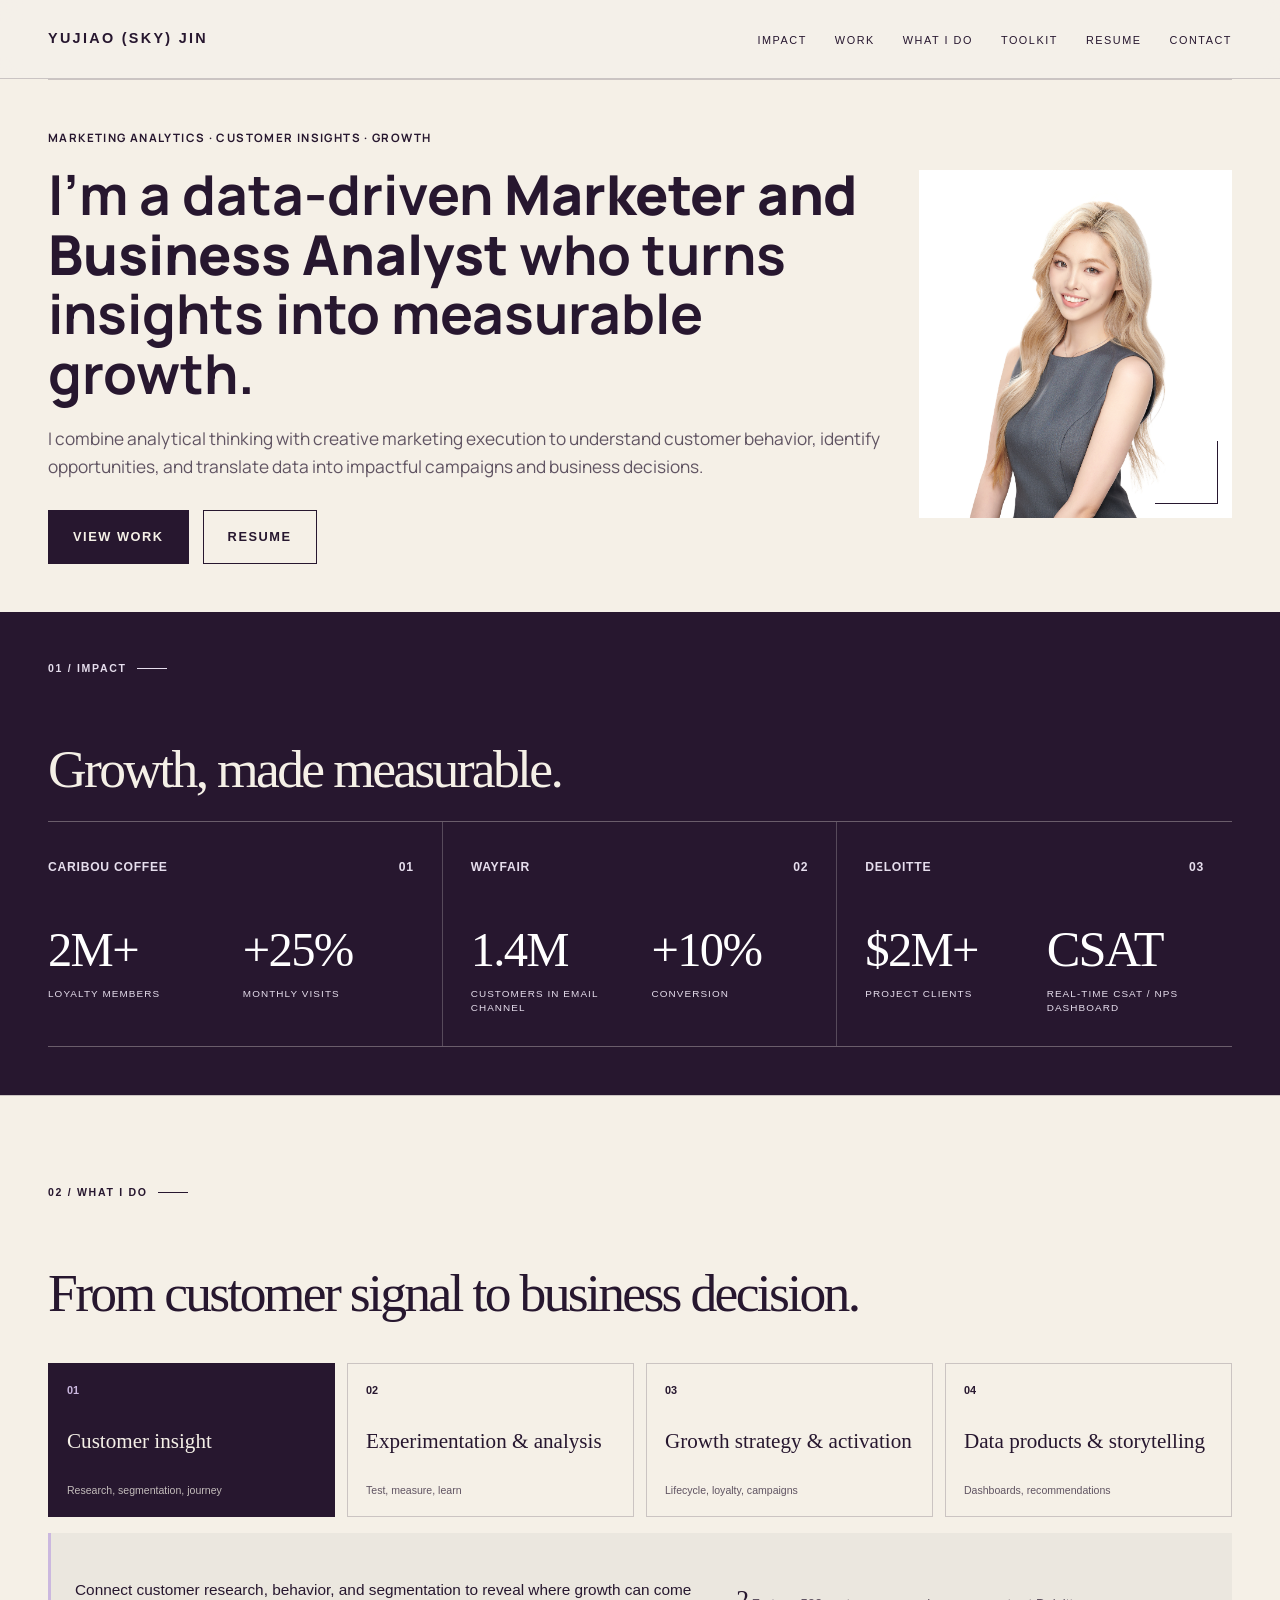
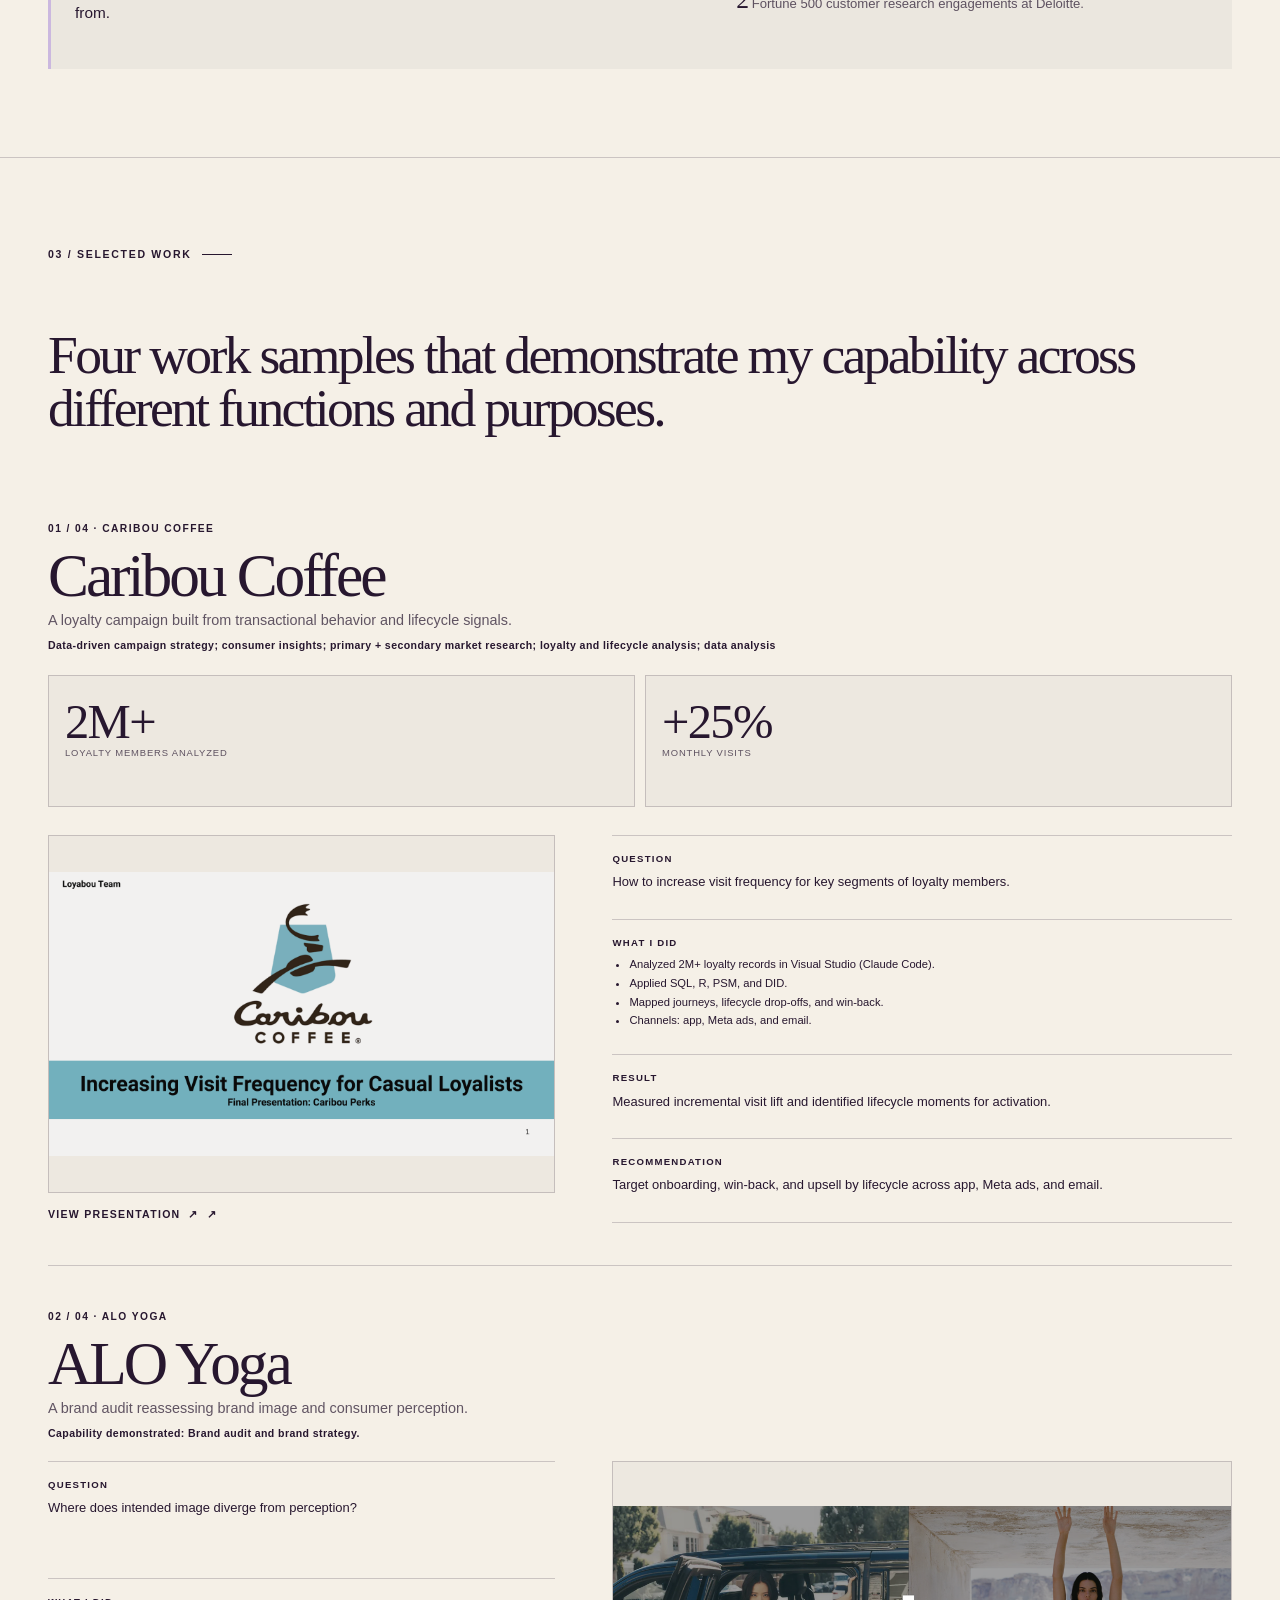
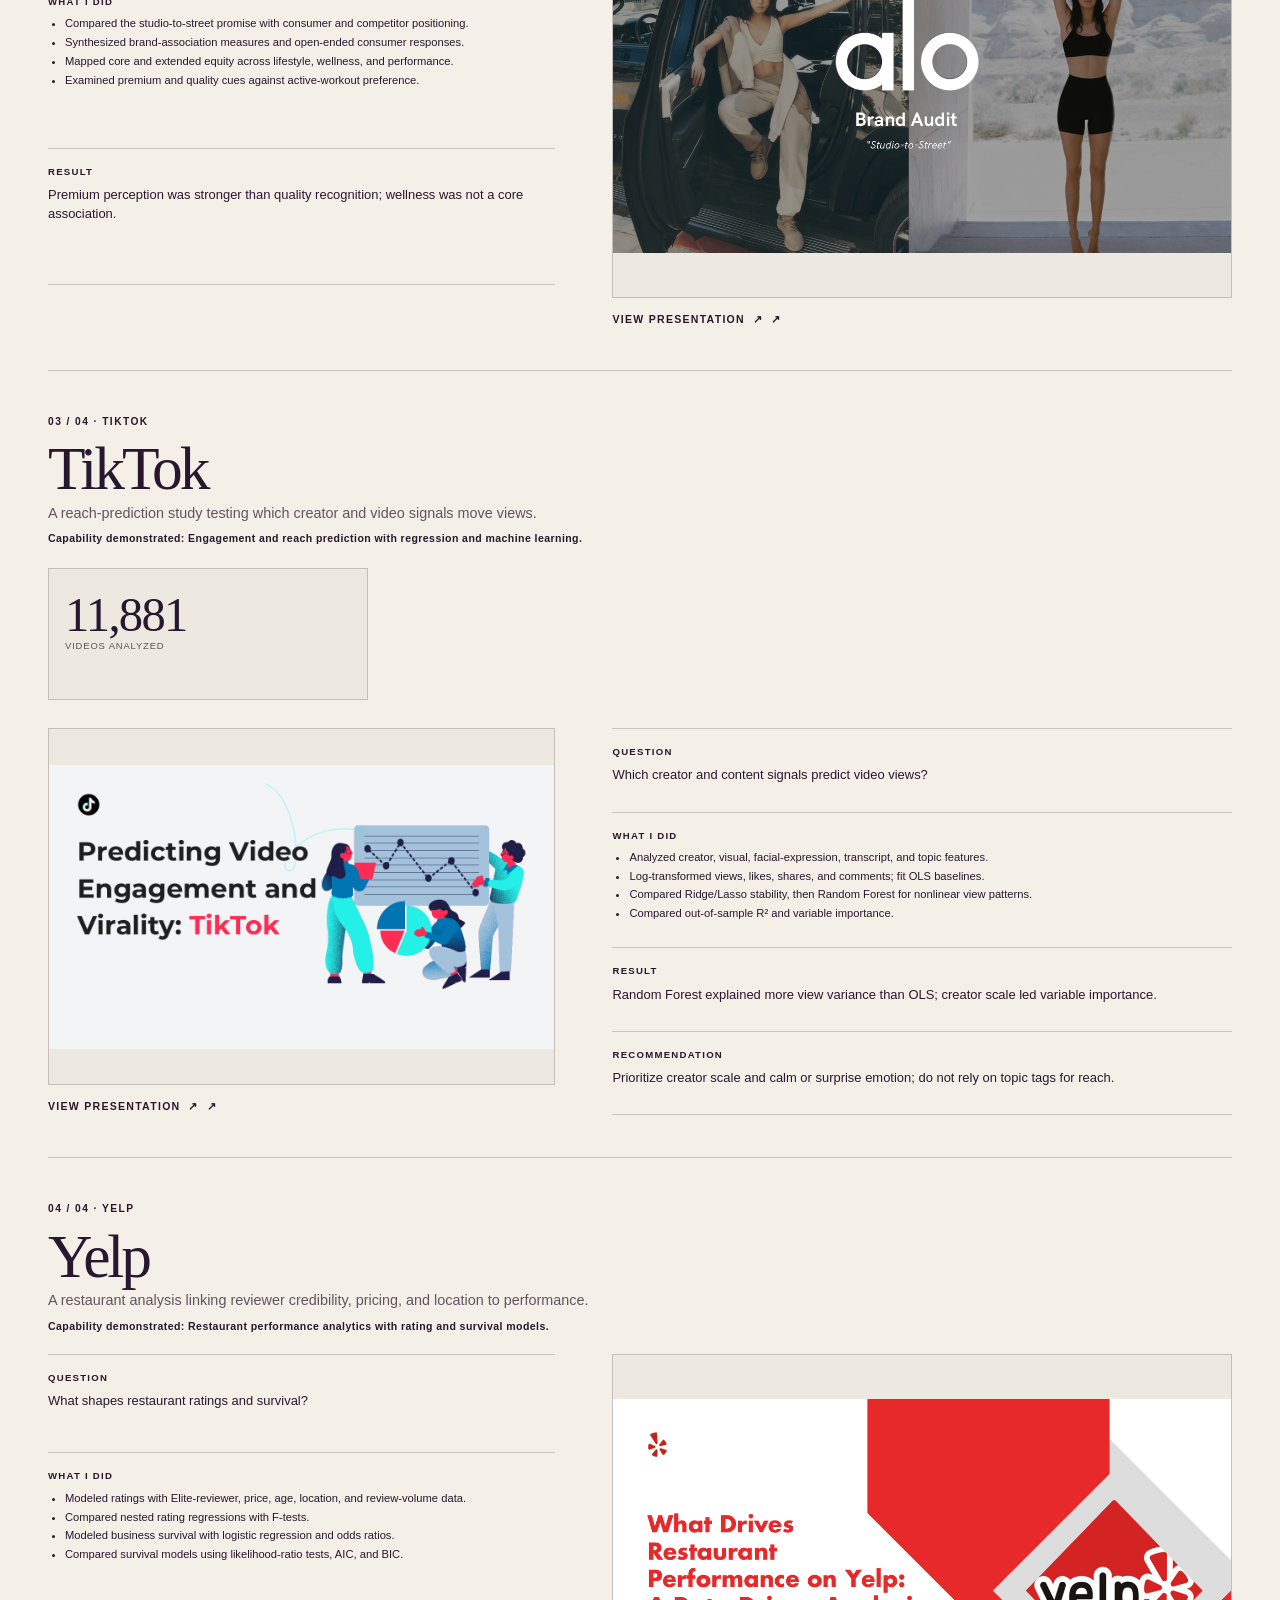
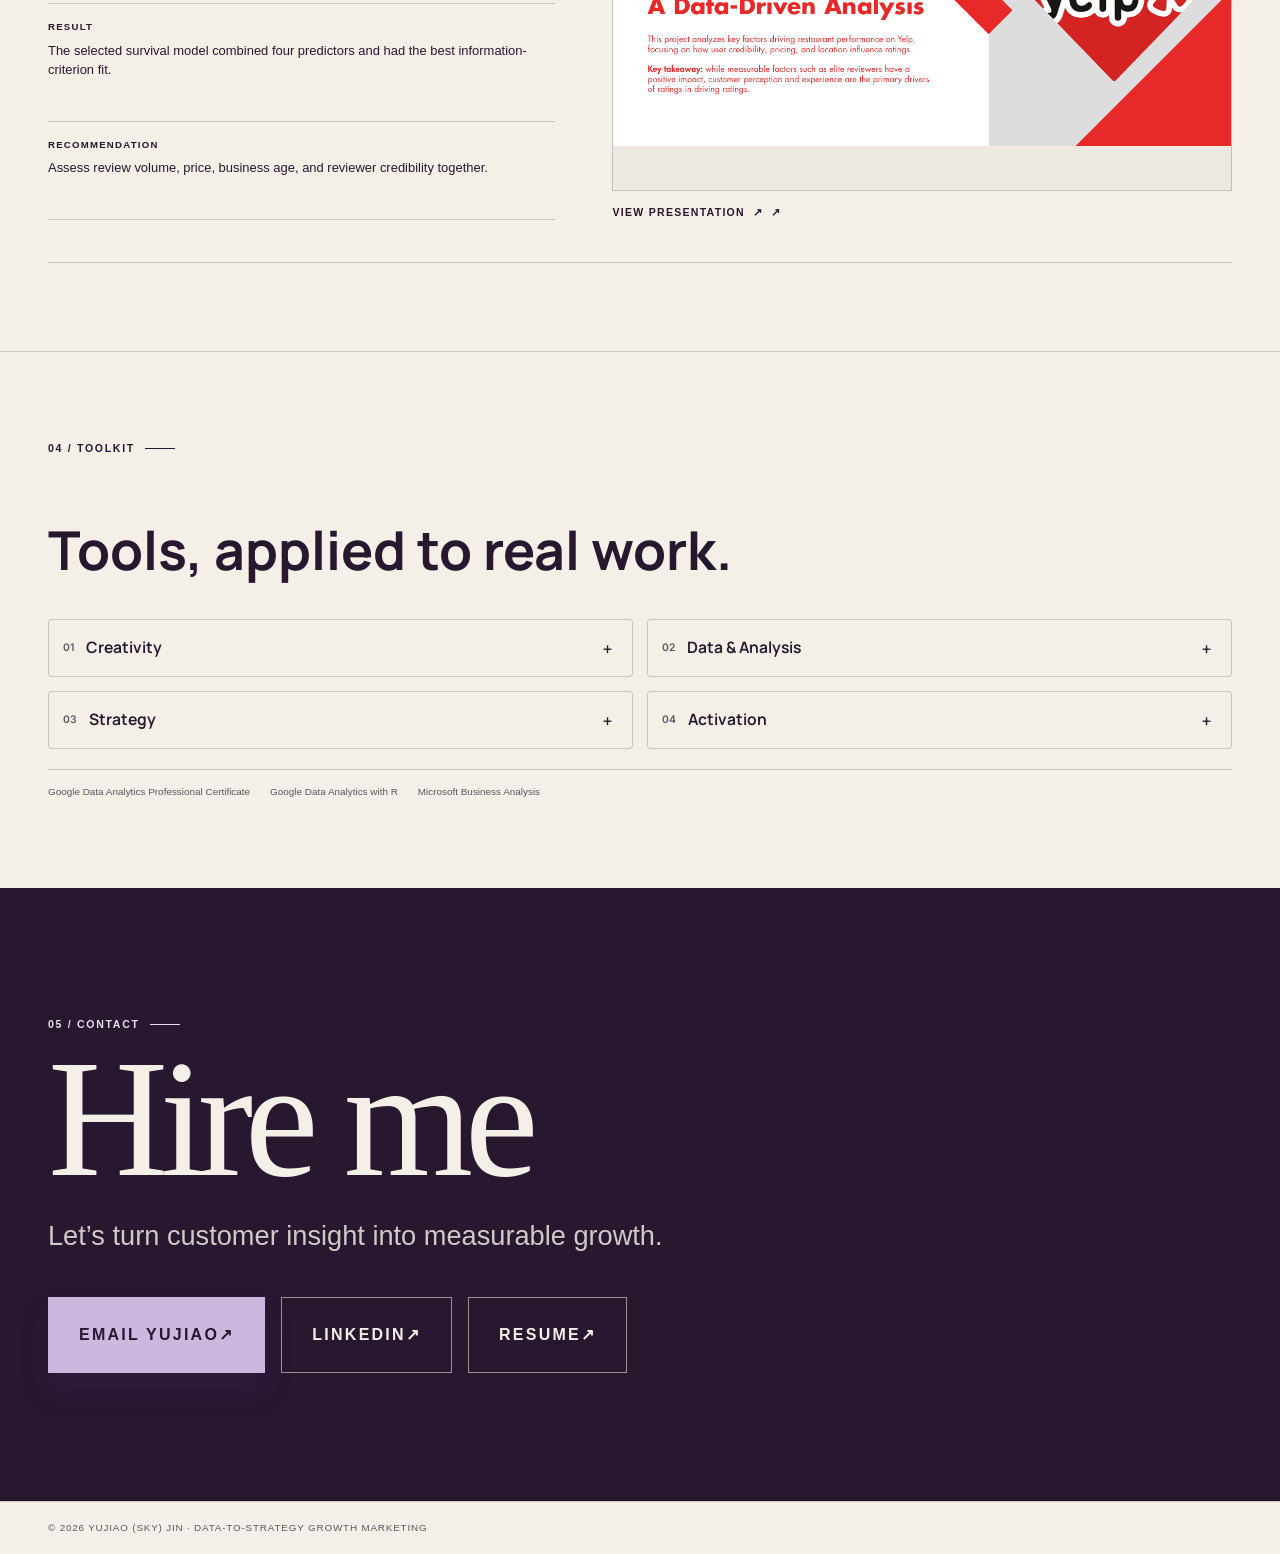
<file: index.html>
<!DOCTYPE html>
<html lang="en">
  <head>
    <meta charset="UTF-8" />
    <meta name="viewport" content="width=device-width, initial-scale=1.0" />
    <meta
      name="description"
      content="Yujiao (Sky) Jin turns data into products, campaigns, and measurable growth by connecting customer insight, data evidence, and creative strategy."
    />
    <title>Yujiao (Sky) Jin | Business Strategy · Customer Analytics · Growth Marketing</title>
    <link rel="preconnect" href="https://fonts.googleapis.com" />
    <link rel="preconnect" href="https://fonts.gstatic.com" crossorigin />
    <link href="https://fonts.googleapis.com/css2?family=Inter:wght@400;500;600;700&family=Manrope:wght@400;500;600;700;800&display=swap" rel="stylesheet" />
    <link rel="stylesheet" href="editor.css?v=293d583-r3" />
    <style>
      :root {
        --paper: #f9f5f1;
        --ivory: #f3efe9;
        --panel: #fffdfb;
        --ink: #171517;
        --muted: #5b5861;
        --line: rgba(23, 21, 23, 0.12);
        --purple: #4d2d75;
        --purple-soft: #efeaf6;
        --lavender: #d9cbe9;
        --sage: #dfe8e4;
        --shadow: 0 18px 42px rgba(25, 20, 30, 0.06);
        --max: 1200px;
      }

      * { box-sizing: border-box; }
      html { scroll-behavior: smooth; }
      body {
        margin: 0;
        background: var(--paper);
        color: var(--ink);
        font-family: "Helvetica Neue", Helvetica, Arial, sans-serif;
        line-height: 1.6;
      }
      a { color: inherit; text-decoration: none; }
      img { display: block; max-width: 100%; }
      h1, h2, h3 {
        margin: 0;
        font-family: Georgia, "Times New Roman", serif;
        font-weight: 400;
        letter-spacing: -0.05em;
      }
      p { margin: 0; }

      .container { width: min(100% - 40px, var(--max)); margin: 0 auto; }

      .site-header {
        position: sticky;
        top: 0;
        z-index: 20;
        background: rgba(249, 245, 241, 0.9);
        backdrop-filter: blur(12px);
        border-bottom: 1px solid var(--line);
      }

      .nav {
        display: flex;
        justify-content: space-between;
        align-items: center;
        min-height: 74px;
        gap: 24px;
      }

      .wordmark {
        color: var(--purple);
        font-size: 1.05rem;
        font-weight: 700;
        letter-spacing: 0.14em;
        text-transform: uppercase;
        transition: opacity 180ms ease;
      }

      .wordmark:hover, .wordmark:focus-visible { opacity: 0.8; }

      .nav-links {
        display: flex;
        flex-wrap: wrap;
        justify-content: flex-end;
        align-items: center;
        gap: 24px;
        list-style: none;
        margin: 0;
        padding: 0;
      }

      .nav-links a {
        color: var(--muted);
        font-size: 0.76rem;
        letter-spacing: 0.12em;
        text-transform: uppercase;
        transition: color 180ms ease;
      }

      .nav-links a:hover, .nav-links a:focus-visible { color: var(--purple); }

      section {
        padding: 96px 0;
        border-top: 1px solid var(--line);
      }

      .hero {
        display: grid;
        grid-template-columns: 1.2fr 0.8fr;
        gap: 54px;
        align-items: center;
        min-height: 620px;
        background: var(--paper);
      }

      .eyebrow, .section-label, .case-kicker {
        display: inline-block;
        margin: 0 0 18px;
        color: var(--purple);
        font-size: 0.72rem;
        font-weight: 700;
        letter-spacing: 0.14em;
        text-transform: uppercase;
      }

      #hero-title {
        max-width: 680px;
        font-size: clamp(4rem, 8vw, 7.2rem);
        line-height: 0.9;
      }

      .hero-title-accent { color: var(--purple); }

      .hero-description {
        max-width: 620px;
        margin-top: 26px;
        color: var(--muted);
        font-size: clamp(1.08rem, 1.8vw, 1.5rem);
        line-height: 1.5;
      }

      .hero-description strong {
        color: var(--ink);
        font-weight: 600;
      }

      .hero-actions {
        display: flex;
        flex-wrap: wrap;
        gap: 14px;
        margin-top: 28px;
      }

      .primary-link,
      .secondary-link {
        display: inline-flex;
        align-items: center;
        justify-content: center;
        min-height: 46px;
        padding: 0 18px;
        border: 1px solid var(--line);
        font-size: 0.72rem;
        font-weight: 700;
        letter-spacing: 0.12em;
        text-transform: uppercase;
        transition: transform 180ms ease, background 180ms ease, border-color 180ms ease;
      }

      .primary-link {
        background: var(--purple);
        border-color: var(--purple);
        color: #fff;
      }

      .secondary-link {
        background: rgba(255,255,255,0.24);
        color: var(--ink);
      }

      .primary-link:hover,
      .secondary-link:hover,
      .primary-link:focus-visible,
      .secondary-link:focus-visible {
        transform: translateY(-1px);
      }

      .hero-meta {
        display: flex;
        flex-wrap: wrap;
        gap: 16px 20px;
        margin-top: 26px;
        color: var(--muted);
        font-size: 0.82rem;
        letter-spacing: 0.04em;
      }

      .hero-meta span {
        display: inline-block;
        padding-top: 10px;
        border-top: 1px solid var(--line);
      }

      .hero-aside {
        display: flex;
        flex-direction: column;
        align-items: flex-end;
      }

      .headshot-frame {
        position: relative;
        width: min(100%, 360px);
        overflow: hidden;
        background: var(--purple-soft);
        box-shadow: var(--shadow);
      }

      .headshot-frame::after {
        content: "";
        position: absolute;
        right: 18px;
        bottom: 18px;
        width: 62px;
        height: 62px;
        border-right: 1px solid rgba(77, 45, 117, 0.8);
        border-bottom: 1px solid rgba(77, 45, 117, 0.8);
      }

      .headshot {
        width: 100%;
        height: 100%;
        object-fit: cover;
        object-position: center top;
        aspect-ratio: 0.9;
      }

      .location {
        width: min(100%, 360px);
        margin-top: 18px;
        color: var(--muted);
        font-size: 0.74rem;
        letter-spacing: 0.12em;
        text-transform: uppercase;
        line-height: 1.8;
      }

      .section-heading {
        display: grid;
        grid-template-columns: 180px minmax(0, 1fr);
        gap: 44px;
        align-items: start;
        margin-bottom: 42px;
      }

      .section-heading h2 {
        max-width: 760px;
        font-size: clamp(2.4rem, 4.4vw, 4.2rem);
        line-height: 0.98;
      }

      .impact {
        background: linear-gradient(180deg, rgba(255,255,255,0.36), rgba(239,234,246,0.28));
        border-top: 1px solid var(--line);
      }

      .impact-wrap {
        display: grid;
        grid-template-columns: repeat(4, minmax(0, 1fr));
        gap: 18px;
      }

      .impact-item {
        padding: 24px 18px 18px;
        border: 1px solid var(--line);
        background: rgba(255,255,255,0.2);
        text-align: center;
        transition: transform 180ms ease, box-shadow 180ms ease, background 180ms ease;
      }

      .impact-item:hover {
        transform: translateY(-2px);
        box-shadow: 0 12px 24px rgba(25,20,30,0.04);
        background: rgba(255,255,255,0.38);
      }

      .impact-item strong {
        display: block;
        font-family: Georgia, "Times New Roman", serif;
        font-size: clamp(2.6rem, 5vw, 4rem);
        line-height: 1;
        letter-spacing: -0.06em;
      }

      .impact-item span {
        display: block;
        margin-top: 12px;
        color: var(--muted);
        font-size: 0.76rem;
        letter-spacing: 0.06em;
        text-transform: uppercase;
      }

      .expertise {
        background: #fffefa;
      }

      .expertise-grid {
        display: grid;
        grid-template-columns: repeat(4, minmax(0, 1fr));
        gap: 18px;
      }

      .expertise-card {
        position: relative;
        min-height: 340px;
        padding: 22px 20px 18px;
        border: 1px solid var(--line);
        background: rgba(255,255,255,0.2);
        overflow: hidden;
        transition: transform 180ms ease, box-shadow 180ms ease;
      }

      .expertise-card:hover {
        transform: translateY(-3px);
        box-shadow: 0 16px 28px rgba(23,21,23,0.04);
      }

      .expertise-card:nth-child(1) { background: #f4f0f7; }
      .expertise-card:nth-child(2) { background: #efe8f7; }
      .expertise-card:nth-child(3) { background: #efe7de; }
      .expertise-card:nth-child(4) { background: #e7e4f1; }

      .expertise-number {
        color: var(--purple);
        font-size: 0.72rem;
        font-weight: 700;
        letter-spacing: 0.14em;
        text-transform: uppercase;
      }

      .expertise-card h3 {
        margin-top: 42px;
        font-size: clamp(1.8rem, 2.6vw, 2.5rem);
        line-height: 1;
      }

      .expertise-card p {
        margin-top: 14px;
        color: var(--muted);
        font-size: 0.95rem;
        line-height: 1.5;
      }

      .expertise-taglist {
        display: flex;
        flex-wrap: wrap;
        gap: 10px;
        margin-top: 28px;
      }

      .expertise-taglist span {
        display: inline-block;
        padding: 7px 9px;
        border: 1px solid rgba(23,21,23,0.14);
        background: rgba(255,255,255,0.32);
        color: var(--ink);
        font-size: 0.63rem;
        font-weight: 700;
        letter-spacing: 0.12em;
        text-transform: uppercase;
      }

      .work {
        background: #f4f0ee;
      }

      .work-intro {
        max-width: 740px;
        margin-top: 10px;
        color: var(--muted);
        font-size: 1.06rem;
        line-height: 1.6;
      }

      .project-grid {
        display: grid;
        gap: 32px;
        border-top: 1px solid var(--line);
      }

      .project-item {
        display: grid;
        grid-template-columns: minmax(0, 1fr) minmax(0, 1.05fr);
        gap: 28px;
        align-items: center;
        padding: 42px 0;
        border-bottom: 1px solid var(--line);
        transition: transform 180ms ease;
      }

      .project-item:hover {
        transform: translateY(-2px);
      }

      .project-item:nth-child(even) .project-visual { order: 2; }
      .project-item:nth-child(even) .project-copy { order: 1; }

      .project-visual {
        position: relative;
        overflow: hidden;
        min-height: 360px;
        border: 1px solid rgba(23,21,23,0.12);
        background: #e7e2dc;
        box-shadow: var(--shadow);
      }

      .project-visual img {
        width: 100%;
        height: 100%;
        object-fit: cover;
        object-position: center;
        transition: transform 220ms ease;
      }

      .project-visual:hover img { transform: scale(1.02); }

      .project-copy {
        display: flex;
        flex-direction: column;
        justify-content: center;
        min-width: 0;
      }

      .project-number {
        color: var(--purple);
        font-size: 0.7rem;
        font-weight: 700;
        letter-spacing: 0.14em;
        text-transform: uppercase;
      }

      .project-copy h3 {
        margin-top: 18px;
        font-size: clamp(2.2rem, 4vw, 3.8rem);
        line-height: 0.96;
      }

      .project-type {
        margin-top: 10px;
        color: var(--purple);
        font-size: 0.72rem;
        font-weight: 700;
        letter-spacing: 0.12em;
        text-transform: uppercase;
      }

      .project-question {
        margin-top: 20px;
        color: var(--ink);
        font-family: Georgia, "Times New Roman", serif;
        font-size: 1.26rem;
        line-height: 1.4;
      }

      .project-meta {
        display: grid;
        gap: 18px;
        margin-top: 22px;
      }

      .project-meta div {
        border-top: 1px solid var(--line);
        padding-top: 12px;
      }

      .project-meta strong {
        display: block;
        margin-bottom: 6px;
        color: var(--ink);
        font-size: 0.68rem;
        letter-spacing: 0.12em;
        text-transform: uppercase;
      }

      .project-meta p {
        color: var(--muted);
        font-size: 0.93rem;
        line-height: 1.5;
      }

      .tag-list {
        display: flex;
        flex-wrap: wrap;
        gap: 8px;
        margin-top: 18px;
      }

      .tag-list span {
        display: inline-block;
        padding: 7px 9px;
        background: rgba(77, 45, 117, 0.05);
        border: 1px solid rgba(77, 45, 117, 0.12);
        color: var(--purple);
        font-size: 0.62rem;
        font-weight: 700;
        letter-spacing: 0.12em;
        text-transform: uppercase;
      }

      .story-link {
        display: inline-block;
        margin-top: 24px;
        color: var(--purple);
        font-size: 0.8rem;
        font-weight: 700;
        letter-spacing: 0.12em;
        text-transform: uppercase;
      }

      .story-link::after {
        content: " →";
      }

      .work-intro-wrap {
        margin-bottom: 28px;
      }

      .capability-index {
        display: flex;
        flex-wrap: wrap;
        gap: 10px;
        margin-top: 22px;
      }

      .capability-index span {
        display: inline-block;
        padding: 7px 10px;
        border: 1px solid rgba(23, 21, 23, 0.18);
        background: rgba(255, 255, 255, 0.2);
        color: var(--ink);
        font-size: 0.62rem;
        font-weight: 700;
        letter-spacing: 0.14em;
        text-transform: uppercase;
      }

      .case-study-project {
        padding: 28px 0;
        border-top: 1px solid var(--line);
      }

      .case-study-project:first-of-type {
        border-top: 1px solid var(--line);
      }

      .project-shell {
        display: block;
      }

      .project-header {
        display: flex;
        align-items: flex-end;
        justify-content: space-between;
        gap: 16px;
        padding-bottom: 14px;
        margin-bottom: 20px;
        border-bottom: 1px solid var(--line);
      }

      .project-title-group {
        display: flex;
        flex-direction: column;
        gap: 8px;
      }

      .project-number {
        color: var(--purple);
        font-size: 0.7rem;
        font-weight: 700;
        letter-spacing: 0.14em;
        text-transform: uppercase;
      }

      .project-title-group h3 {
        font-size: clamp(2.1rem, 3vw, 3.4rem);
        line-height: 0.96;
      }

      .project-category {
        color: var(--purple);
        font-size: 0.72rem;
        letter-spacing: 0.12em;
        text-transform: uppercase;
        font-weight: 700;
      }

      .project-main {
        display: grid;
        grid-template-columns: repeat(2, minmax(0, 1fr));
        gap: clamp(44px, 5vw, 72px);
        align-items: stretch;
        min-height: 560px;
      }

      .project-left,
      .project-content {
        display: flex;
        flex-direction: column;
      }

      .project-left {
        gap: 12px;
      }

      .project-right {
        display: flex;
        flex-direction: column;
        gap: 16px;
      }

      .project-visual {
        display: flex;
        flex-direction: column;
      }

      .project-visual-link {
        display: block;
      }

      .preview-frame {
        display: flex;
        align-items: center;
        justify-content: center;
        width: 100%;
        min-height: 220px;
        max-height: 360px;
        padding: 16px;
        border: 1px solid var(--line);
        background: #f5f0ed;
        box-shadow: var(--shadow);
      }

      .preview-frame img {
        display: block;
        width: 100%;
        height: 100%;
        max-height: 360px;
        object-fit: contain;
      }

      .visual-links {
        display: flex;
        align-items: center;
        justify-content: space-between;
        gap: 12px;
        margin-top: 8px;
      }

      .presentation-link {
        color: var(--purple);
        font-size: 0.72rem;
        font-weight: 700;
        letter-spacing: 0.12em;
        text-transform: uppercase;
      }

      .presentation-link::after {
        content: " ↗";
      }

      .confidential-note {
        margin: 0;
        color: var(--muted);
        font-size: 0.62rem;
        letter-spacing: 0.1em;
        text-transform: uppercase;
      }

      .project-evidence-stack {
        display: flex;
        flex-direction: column;
        gap: 10px;
        margin-top: 28px;
      }

      .project-content {
        justify-content: flex-start;
        gap: 16px;
        min-height: 520px;
      }

      .project-content h4 {
        margin: 0;
        font-size: clamp(2.2rem, 3.2vw, 3.7rem);
        line-height: 0.98;
        text-wrap: balance;
      }

      .project-overview {
        margin: 0;
        color: var(--muted);
        font-size: 1rem;
        line-height: 1.55;
        max-width: 36ch;
      }

      .project-content-block {
        padding-top: 12px;
        border-top: 1px solid var(--line);
      }

      .mini-label {
        display: block;
        margin-bottom: 0;
        color: var(--purple);
        font-size: 0.68rem;
        font-weight: 700;
        letter-spacing: 0.12em;
        text-transform: uppercase;
      }

      .project-content-block p {
        margin: 0;
        color: var(--muted);
        font-size: 0.93rem;
        line-height: 1.6;
      }

      .evidence-grid,
      .output-list {
        display: grid;
        grid-template-columns: repeat(2, minmax(0, 1fr));
        gap: 12px;
      }

      .evidence-item,
      .output-item {
        display: flex;
        flex-direction: column;
        justify-content: center;
        min-height: 94px;
        padding: 12px 10px;
        border: 1px solid rgba(23, 21, 23, 0.12);
        border-radius: 10px;
        background: rgba(66, 93, 103, 0.04);
      }

      .evidence-item strong,
      .output-item strong {
        display: block;
        font-family: Georgia, "Times New Roman", serif;
        font-size: clamp(1.5rem, 2vw, 2.1rem);
        line-height: 1;
        letter-spacing: -0.05em;
      }

      .evidence-item span,
      .output-item span {
        display: block;
        margin-top: 6px;
        color: var(--muted);
        font-size: 0.58rem;
        letter-spacing: 0.08em;
        text-transform: uppercase;
      }

      .output-item {
        justify-content: center;
        align-items: flex-start;
        min-height: 94px;
        background: rgba(66, 93, 103, 0.04);
        color: var(--ink);
        font-size: 0.78rem;
        letter-spacing: 0.02em;
        text-transform: none;
      }

      .output-item strong {
        font-size: 1.04rem;
        line-height: 1.25;
        letter-spacing: 0;
      }

      .evidence-grid > :last-child:nth-child(odd),
      .output-list > :last-child:nth-child(odd) {
        grid-column: 1 / -1;
      }

      .method-tag-list {
        display: flex;
        flex-wrap: wrap;
        gap: 7px 8px;
      }

      .method-tag-list span,
      .project-tags span {
        display: inline-block;
        padding: 6px 8px;
        border: 1px solid rgba(23, 21, 23, 0.18);
        background: rgba(255, 255, 255, 0.18);
        color: var(--ink);
        font-size: 0.56rem;
        font-weight: 700;
        letter-spacing: 0.12em;
        text-transform: uppercase;
      }

      .story-link {
        display: inline-flex;
        align-items: center;
        gap: 6px;
        margin-top: auto;
        color: var(--purple);
        font-size: 0.8rem;
        font-weight: 700;
        letter-spacing: 0.12em;
        text-transform: uppercase;
      }

      .story-link::after {
        content: "→";
      }

      .case-study-project[data-accent="caribou"] .project-number,
      .case-study-project[data-accent="caribou"] .project-category,
      .case-study-project[data-accent="caribou"] .mini-label,
      .case-study-project[data-accent="caribou"] .presentation-link,
      .case-study-project[data-accent="caribou"] .story-link {
        color: #2f5d5e;
      }

      .case-study-project[data-accent="alo"] .project-number,
      .case-study-project[data-accent="alo"] .project-category,
      .case-study-project[data-accent="alo"] .mini-label,
      .case-study-project[data-accent="alo"] .presentation-link,
      .case-study-project[data-accent="alo"] .story-link {
        color: #6d5b4d;
      }

      .case-study-project[data-accent="tiktok"] .project-number,
      .case-study-project[data-accent="tiktok"] .project-category,
      .case-study-project[data-accent="tiktok"] .mini-label,
      .case-study-project[data-accent="tiktok"] .presentation-link,
      .case-study-project[data-accent="tiktok"] .story-link {
        color: #3a5d71;
      }

      .case-study-project[data-accent="yelp"] .project-number,
      .case-study-project[data-accent="yelp"] .project-category,
      .case-study-project[data-accent="yelp"] .mini-label,
      .case-study-project[data-accent="yelp"] .presentation-link,
      .case-study-project[data-accent="yelp"] .story-link {
        color: #7b4a3a;
      }

      .case-study-project[data-accent="caribou"] .preview-frame {
        background: linear-gradient(180deg, #edf3f1, #f5f3f0);
      }

      .case-study-project[data-accent="alo"] .preview-frame {
        background: linear-gradient(180deg, #f5f1ed, #eeece9);
      }

      .case-study-project[data-accent="tiktok"] .preview-frame {
        background: linear-gradient(180deg, #eef4f7, #f3f3f2);
      }

      .case-study-project[data-accent="yelp"] .preview-frame {
        background: linear-gradient(180deg, #f7f0ee, #f5f2ef);
      }

      .toolkit {
        background: #eeeaef;
        color: var(--ink);
        border-top: 1px solid rgba(23, 21, 23, 0.12);
      }

      .toolkit .section-label {
        color: var(--purple);
      }

      .toolkit-header {
        margin-bottom: 0;
      }

      .toolkit-support {
        max-width: 720px;
        margin: 8px 0 26px;
        color: var(--muted);
        font-size: 1rem;
        line-height: 1.6;
      }

      .toolkit-console {
        display: grid;
        grid-template-columns: minmax(240px, 0.32fr) minmax(0, 0.68fr);
        gap: 0;
        min-height: 520px;
        background: rgba(255, 255, 255, 0.28);
        border: 1px solid rgba(23, 21, 23, 0.12);
        border-radius: 28px;
        overflow: hidden;
        box-shadow: 0 18px 36px rgba(17, 14, 12, 0.04);
      }

      .toolkit-nav {
        display: flex;
        flex-direction: column;
        border-right: 1px solid rgba(23, 21, 23, 0.12);
        background: rgba(255, 255, 255, 0.14);
      }

      .tool-tab {
        appearance: none;
        background: transparent;
        border: none;
        border-bottom: 1px solid rgba(23, 21, 23, 0.1);
        color: var(--ink);
        display: flex;
        align-items: center;
        justify-content: space-between;
        gap: 12px;
        width: 100%;
        padding: 20px 22px 18px;
        text-align: left;
        cursor: pointer;
        position: relative;
        transition: background 180ms ease, color 180ms ease;
      }

      .tool-tab:last-child {
        border-bottom: none;
      }

      .tool-tab:hover,
      .tool-tab:focus-visible {
        background: rgba(77, 45, 117, 0.03);
      }

      .tool-tab.is-active {
        background: rgba(255, 255, 255, 0.3);
        color: var(--purple);
      }

      .tool-tab::after {
        content: "";
        position: absolute;
        left: 22px;
        right: 22px;
        bottom: 0;
        height: 2px;
        background: var(--purple);
        transform: scaleX(0);
        transform-origin: left center;
        transition: transform 200ms ease;
      }

      .tool-tab.is-active::after {
        transform: scaleX(1);
      }

      .tool-index {
        display: inline-block;
        font-size: 0.68rem;
        font-weight: 700;
        letter-spacing: 0.14em;
        text-transform: uppercase;
        color: rgba(23, 21, 23, 0.7);
      }

      .tool-name {
        flex: 1;
        font-size: clamp(1.22rem, 1.8vw, 1.7rem);
        letter-spacing: -0.04em;
        line-height: 1.1;
      }

      .toolkit-panel-wrap {
        position: relative;
      }

      .toolkit-panel {
        display: none;
        height: 100%;
        padding: 34px 32px;
        animation: toolkitFade 260ms ease;
      }

      .toolkit-panel.is-active {
        display: block;
      }

      @keyframes toolkitFade {
        from {
          opacity: 0;
          transform: translateY(8px);
        }
        to {
          opacity: 1;
          transform: translateY(0);
        }
      }

      .toolkit-panel-header {
        padding-bottom: 18px;
        border-bottom: 1px solid rgba(23, 21, 23, 0.12);
      }

      .toolkit-panel-title {
        margin: 0;
        font-size: clamp(2.2rem, 3vw, 3.4rem);
        line-height: 0.98;
        letter-spacing: -0.06em;
      }

      .toolkit-panel-desc {
        margin: 12px 0 0;
        color: var(--muted);
        font-size: 1rem;
        line-height: 1.6;
      }

      .toolkit-groups {
        display: grid;
        grid-template-columns: repeat(2, minmax(0, 1fr));
        gap: 20px;
        margin-top: 20px;
      }

      .toolkit-group {
        display: flex;
        flex-direction: column;
        gap: 12px;
        padding-top: 18px;
        border-top: 1px solid rgba(23, 21, 23, 0.12);
      }

      .toolkit-group-label {
        display: inline-block;
        color: var(--purple);
        font-size: 0.68rem;
        font-weight: 700;
        letter-spacing: 0.14em;
        text-transform: uppercase;
      }

      .toolkit-list {
        display: flex;
        flex-wrap: wrap;
        gap: 10px;
      }

      .toolkit-list span {
        display: inline-flex;
        align-items: center;
        min-height: 36px;
        padding: 8px 12px;
        border: 1px solid rgba(23, 21, 23, 0.14);
        border-radius: 999px;
        background: rgba(255, 255, 255, 0.2);
        color: var(--ink);
        font-size: 0.8rem;
        font-weight: 500;
        line-height: 1.2;
      }

      .how-i-think {
        background: #f5f1ef;
      }

      .process-grid {
        display: grid;
        grid-template-columns: repeat(4, minmax(0, 1fr));
        gap: 18px;
      }

      .process-step {
        padding: 24px 18px 20px;
        border: 1px solid var(--line);
        background: rgba(255,255,255,0.32);
      }

      .process-step span {
        display: inline-flex;
        align-items: center;
        justify-content: center;
        width: 40px;
        height: 40px;
        background: var(--ink);
        color: #fff;
        font-size: 0.72rem;
        font-weight: 700;
        letter-spacing: 0.08em;
      }

      .process-step h3 {
        margin-top: 20px;
        font-size: clamp(1.4rem, 1.8vw, 2rem);
        line-height: 1.08;
      }

      .process-step p {
        margin-top: 12px;
        color: var(--muted);
        font-size: 0.94rem;
        line-height: 1.6;
      }

      .contact {
        background: var(--purple);
        color: #fff;
        border-top: 1px solid rgba(255,255,255,0.12);
      }

      .contact .section-label {
        color: #d9cfe9;
      }

      .contact-header {
        margin-bottom: 24px;
      }

      .contact h2 {
        max-width: 720px;
        font-size: clamp(3rem, 6vw, 6.2rem);
        line-height: 0.92;
        color: #fff;
      }

      .contact-card {
        display: grid;
        grid-template-columns: minmax(0, 1.2fr) minmax(0, 1fr);
        gap: 24px;
        width: min(100%, 1200px);
        padding: 32px 34px;
        background: rgba(255,255,255,0.96);
        border: 1px solid rgba(77, 45, 117, 0.18);
        border-radius: 28px;
        box-shadow: 0 28px 50px rgba(17, 14, 12, 0.08);
        color: var(--ink);
      }

      .contact-card-main,
      .contact-card-side {
        display: flex;
        flex-direction: column;
      }

      .contact-card-main {
        justify-content: space-between;
        gap: 20px;
        padding-right: 24px;
        border-right: 1px solid rgba(23, 21, 23, 0.12);
      }

      .contact-intro {
        display: flex;
        flex-direction: column;
        gap: 10px;
      }

      .contact-name {
        margin: 0;
        font-size: clamp(2.4rem, 4vw, 4.4rem);
        line-height: 0.95;
        letter-spacing: -0.07em;
      }

      .contact-role {
        margin: 0;
        color: var(--muted);
        font-size: clamp(1.05rem, 1.6vw, 1.5rem);
        line-height: 1.4;
      }

      .contact-focus {
        display: flex;
        flex-wrap: wrap;
        gap: 10px;
      }

      .contact-focus span {
        display: inline-flex;
        padding: 8px 12px;
        border: 1px solid rgba(23, 21, 23, 0.16);
        border-radius: 999px;
        color: var(--ink);
        font-size: 0.7rem;
        font-weight: 700;
        letter-spacing: 0.1em;
        text-transform: uppercase;
      }

      .contact-location {
        color: var(--purple);
        font-size: 1.08rem;
        font-weight: 600;
      }

      .contact-card-side {
        justify-content: space-between;
        gap: 18px;
      }

      .contact-detail {
        display: flex;
        flex-direction: column;
        gap: 8px;
        padding-bottom: 14px;
        border-bottom: 1px solid rgba(23, 21, 23, 0.1);
      }

      .contact-label {
        color: rgba(23, 21, 23, 0.62);
        font-size: 0.72rem;
        font-weight: 700;
        letter-spacing: 0.12em;
        text-transform: uppercase;
      }

      .contact-link {
        color: var(--purple);
        text-decoration: none;
        overflow-wrap: anywhere;
        transition: color 180ms ease, transform 180ms ease;
      }

      .contact-link:hover,
      .contact-link:focus-visible {
        color: var(--ink);
      }

      .contact-detail .contact-link {
        font-size: clamp(1.2rem, 1.7vw, 1.8rem);
        line-height: 1.35;
        letter-spacing: -0.04em;
      }

      .contact-actions {
        display: flex;
        flex-wrap: wrap;
        gap: 12px;
        margin-top: 4px;
      }

      .contact-primary,
      .contact-secondary {
        display: inline-flex;
        align-items: center;
        justify-content: center;
        min-height: 54px;
        padding: 0 20px;
        border-radius: 14px;
        font-size: 0.78rem;
        font-weight: 700;
        letter-spacing: 0.12em;
        text-transform: uppercase;
        transition: transform 180ms ease, box-shadow 180ms ease, background 180ms ease;
      }

      .contact-primary {
        background: var(--purple);
        color: #fff;
        box-shadow: 0 18px 28px rgba(77, 45, 117, 0.18);
      }

      .contact-secondary {
        background: rgba(77, 45, 117, 0.06);
        color: var(--purple);
        border: 1px solid rgba(77, 45, 117, 0.25);
      }

      .contact-primary:hover,
      .contact-secondary:hover,
      .contact-primary:focus-visible,
      .contact-secondary:focus-visible {
        transform: translateY(-2px);
      }

      .site-footer {
        padding: 18px 0 30px;
        background: var(--purple);
        border-top: 1px solid rgba(255,255,255,0.15);
        color: #d9cfe9;
        font-size: 0.72rem;
        letter-spacing: 0.08em;
        text-transform: uppercase;
      }

      @media (max-width: 900px) {
        .toolkit-console {
          grid-template-columns: 1fr;
          min-height: auto;
        }

        .toolkit-nav {
          border-right: none;
          border-bottom: 1px solid rgba(23,21,23,0.12);
        }

        .tool-tab {
          padding: 16px 18px;
        }

        .toolkit-panel {
          padding: 26px 22px;
        }

        .toolkit-groups {
          grid-template-columns: 1fr;
        }

        .contact-card {
          grid-template-columns: 1fr;
        }

        .contact-card-main {
          border-right: none;
          border-bottom: 1px solid rgba(23,21,23,0.12);
          padding-right: 0;
          padding-bottom: 14px;
        }
      }

      @media (max-width: 620px) {
        .toolkit-console {
          border-radius: 22px;
        }

        .toolkit-nav {
          display: grid;
          grid-template-columns: repeat(2, minmax(0, 1fr));
        }

        .tool-tab {
          border-right: 1px solid rgba(23,21,23,0.08);
        }

        .tool-tab:nth-child(2n) {
          border-right: none;
        }

        .tool-name {
          font-size: 1.05rem;
        }

        .toolkit-panel-title {
          font-size: 2rem;
        }

        .contact-card {
          padding: 22px 18px;
        }

        .contact-actions {
          flex-direction: column;
        }

        .contact-primary,
        .contact-secondary {
          width: 100%;
        }
      }

      @media (prefers-reduced-motion: reduce) {
        .tool-tab,
        .toolkit-panel,
        .contact-link,
        .contact-primary,
        .contact-secondary {
          transition: none;
          animation: none;
        }
      }

      .site-footer {
        padding: 18px 0 30px;
        background: var(--purple);
        border-top: 1px solid rgba(255,255,255,0.15);
        color: #d9cfe9;
        font-size: 0.72rem;
        letter-spacing: 0.08em;
        text-transform: uppercase;
      }

      @media (max-width: 900px) {
        .hero,
        .case-feature-grid,
        .contact-layout,
        .project-shell,
        .project-main {
          grid-template-columns: 1fr;
        }

        .project-item:nth-child(even) .project-visual,
        .project-item:nth-child(even) .project-copy {
          order: initial;
        }

        .section-heading {
          display: block;
        }

        .expertise-grid,
        .impact-wrap,
        .tool-grid-compact,
        .process-grid {
          grid-template-columns: repeat(2, minmax(0, 1fr));
        }

        .hero-aside { align-items: flex-start; }
      }

      @media (max-width: 620px) {
        .nav {
          flex-direction: column;
          justify-content: center;
          align-items: flex-start;
          min-height: 90px;
          padding: 16px 0;
        }

        .nav-links {
          justify-content: flex-start;
          gap: 14px 18px;
        }

        .expertise-grid,
        .impact-wrap,
        .tool-grid-compact,
        .process-grid,
        .case-metric-row,
        .metric-grid {
          grid-template-columns: 1fr;
        }

        .project-header {
          flex-direction: column;
          align-items: flex-start;
        }

        section { padding: 72px 0; }
        .hero { min-height: auto; }
        #hero-title { font-size: clamp(3.3rem, 18vw, 5rem); }
      }
    </style>
    <link rel="stylesheet" href="design.css?v=f276899-hero-align-r3" />
  </head>

  <body>
    <header class="site-header">
      <nav class="nav container" aria-label="Main navigation">
        <a class="wordmark" href="#top">Yujiao (Sky) Jin</a>
        <ul class="nav-links">
          <li><a href="#impact">Impact</a></li>
          <li><a href="#work">Work</a></li>
          <li><a href="#what-i-do">What I Do</a></li>
          <li><a href="#toolkit">Toolkit</a></li>
          <li><a href="Sky_Jin_Resume.pdf?v=resume-title-r1" target="_blank" rel="noopener">Resume</a></li>
          <li><a href="#contact">Contact</a></li>
        </ul>
      </nav>
      <div class="scroll-progress" aria-hidden="true"></div>
    </header>

    <main id="top">
      <section id="about" class="hero container" aria-labelledby="hero-title">
        <div class="hero-copy">
          <p class="eyebrow">MARKETING ANALYTICS · CUSTOMER INSIGHTS · GROWTH</p>
          <h1 id="hero-title" aria-label="I'm a data-driven Marketer and Business Analyst who turns insights into measurable growth.">I'm a data-driven <span class="hero-title-accent">Marketer and Business Analyst</span> who turns insights into measurable growth.</h1>
          <p class="hero-description">
            I combine analytical thinking with creative marketing execution to understand customer behavior, identify opportunities, and translate data into impactful campaigns and business decisions.
          </p>
          <div class="hero-actions">
            <a class="primary-link" href="#work">View Work</a>
            <a class="secondary-link" href="Sky_Jin_Resume.pdf?v=resume-title-r1" target="_blank" rel="noopener">Resume</a>
          </div>
        </div>

        <div class="hero-aside">
          <div class="headshot-frame">
            <img class="headshot" src="headshot.jpg" alt="Yujiao (Sky) Jin" />
          </div>
        </div>
      </section>

      <section id="impact" class="impact" aria-label="Selected growth proof points">
        <div class="container">
          <div class="section-heading">
            <p class="section-label">01 / Impact</p>
            <h2>Growth, made measurable.</h2>
          </div>
          <div class="impact-wrap">
            <article class="impact-item">
              <div class="proof-header">
                <span class="proof-company">Caribou Coffee</span>
                <span class="proof-index">01</span>
              </div>
              <div class="proof-metrics">
                <div class="proof-metric">
                  <strong class="count-up" data-count="2" data-prefix="" data-suffix="M+" data-decimals="0">2M+</strong>
                  <span>loyalty members</span>
                </div>
                <div class="proof-metric">
                  <strong class="count-up" data-count="25" data-prefix="+" data-suffix="%" data-decimals="0">+25%</strong>
                  <span>monthly visits</span>
                </div>
              </div>
            </article>
            <article class="impact-item">
              <div class="proof-header">
                <span class="proof-company">Wayfair</span>
                <span class="proof-index">02</span>
              </div>
              <div class="proof-metrics">
                <div class="proof-metric">
                  <strong class="count-up" data-count="1.4" data-prefix="" data-suffix="M" data-decimals="1">1.4M</strong>
                  <span>customers in email channel</span>
                </div>
                <div class="proof-metric">
                  <strong class="count-up" data-count="10" data-prefix="+" data-suffix="%" data-decimals="0">+10%</strong>
                  <span>conversion</span>
                </div>
              </div>
            </article>
            <article class="impact-item">
              <div class="proof-header">
                <span class="proof-company">Deloitte</span>
                <span class="proof-index">03</span>
              </div>
              <div class="proof-metrics">
                <div class="proof-metric">
                  <strong class="count-up" data-count="2" data-prefix="$" data-suffix="M+" data-decimals="0">$2M+</strong>
                  <span>project clients</span>
                </div>
                <div class="proof-metric proof-context">
                  <strong>CSAT</strong>
                  <span>real-time CSAT / NPS dashboard</span>
                </div>
              </div>
            </article>
          </div>
        </div>
      </section>

      <section id="what-i-do" class="what-i-do" aria-labelledby="what-i-do-title">
        <div class="container">
          <div class="section-heading">
            <p class="section-label">02 / What I Do</p>
            <h2 id="what-i-do-title">From customer signal to business decision.</h2>
          </div>
          <div class="capability-tabs" role="tablist" aria-label="Marketing capabilities">
            <button class="capability-tab is-active" id="cap-tab-insight" type="button" role="tab" aria-selected="true" aria-controls="cap-panel-insight" data-capability="insight"><span>01</span><strong>Customer insight</strong><small>Research, segmentation, journey</small></button>
            <button class="capability-tab" id="cap-tab-experiment" type="button" role="tab" aria-selected="false" aria-controls="cap-panel-experiment" data-capability="experiment"><span>02</span><strong>Experimentation &amp; analysis</strong><small>Test, measure, learn</small></button>
            <button class="capability-tab" id="cap-tab-growth" type="button" role="tab" aria-selected="false" aria-controls="cap-panel-growth" data-capability="growth"><span>03</span><strong>Growth strategy &amp; activation</strong><small>Lifecycle, loyalty, campaigns</small></button>
            <button class="capability-tab" id="cap-tab-products" type="button" role="tab" aria-selected="false" aria-controls="cap-panel-products" data-capability="products"><span>04</span><strong>Data products &amp; storytelling</strong><small>Dashboards, recommendations</small></button>
          </div>
          <div class="capability-panels">
            <article class="capability-panel is-active" id="cap-panel-insight" role="tabpanel" aria-labelledby="cap-tab-insight" data-capability-panel="insight">
              <p>Connect customer research, behavior, and segmentation to reveal where growth can come from.</p>
              <p class="capability-proof"><strong class="count-up" data-count="2" data-prefix="" data-suffix="" data-decimals="0">2</strong> Fortune 500 customer research engagements at Deloitte.</p>
            </article>
            <article class="capability-panel" id="cap-panel-experiment" role="tabpanel" aria-labelledby="cap-tab-experiment" data-capability-panel="experiment" hidden>
              <p>Use controlled tests and statistical methods to understand what changes customer action.</p>
              <p class="capability-proof"><strong class="count-up" data-count="8" data-prefix="" data-suffix="" data-decimals="0">8</strong> Wayfair email A/B tests; click-through rose from 2.1% to 2.7%.</p>
            </article>
            <article class="capability-panel" id="cap-panel-growth" role="tabpanel" aria-labelledby="cap-tab-growth" data-capability-panel="growth" hidden>
              <p>Turn customer signals into lifecycle, loyalty, and cross-channel campaign plans.</p>
              <p class="capability-proof"><strong class="count-up" data-count="5" data-prefix="" data-suffix="+" data-decimals="0">5+</strong> integrated campaigns across social and brand partners.</p>
            </article>
            <article class="capability-panel" id="cap-panel-products" role="tabpanel" aria-labelledby="cap-tab-products" data-capability-panel="products" hidden>
              <p>Build clear reporting tools and translate findings into executive recommendations.</p>
              <p class="capability-proof"><strong class="count-up" data-count="30" data-prefix="" data-suffix="%" data-decimals="0">30%</strong> email click-through lift relative to baseline.</p>
            </article>
          </div>
        </div>
      </section>

      <section id="work" class="work" aria-labelledby="work-title">
        <div class="container">
          <div class="section-heading">
            <p class="section-label">03 / Selected Work</p>
            <h2 id="work-title">Four work samples that demonstrate my capability across different functions and purposes.</h2>
          </div>
          <div class="featured-projects">
            <article id="project-caribou" class="featured-project">
              <header class="featured-project-heading"><span class="project-number">01 / 04 · CARIBOU COFFEE</span><h3>Caribou Coffee</h3><p class="project-positioning">A loyalty campaign built from transactional behavior and lifecycle signals.</p><p class="project-capability">Data-driven campaign strategy; consumer insights; primary + secondary market research; loyalty and lifecycle analysis; data analysis</p></header>
              <div class="project-metrics project-metrics--two">
                <div class="project-metric"><strong class="count-up" data-count="2" data-prefix="" data-suffix="M+" data-decimals="0">2M+</strong><span>loyalty members analyzed</span></div>
                <div class="project-metric"><strong class="count-up" data-count="25" data-prefix="+" data-suffix="%" data-decimals="0">+25%</strong><span>monthly visits</span></div>
              </div>
              <div class="project-layout">
                <div class="project-cover"><a class="project-visual-link" href="Caribou%20Loyalty%20Growth%20Strategy.pdf" target="_blank" rel="noopener" aria-label="Open Caribou presentation"><img src="covers/caribou-slide-1.png" alt="Caribou Coffee loyalty growth presentation cover" /></a><a class="presentation-link" href="Caribou%20Loyalty%20Growth%20Strategy.pdf" target="_blank" rel="noopener">View Presentation <span aria-hidden="true">↗</span></a></div>
                <dl class="project-facts">
                  <div><dt>Question</dt><dd>How to increase visit frequency for key segments of loyalty members.</dd></div>
                  <div><dt>What I did</dt><dd><ul class="project-action-list"><li>Analyzed 2M+ loyalty records in Visual Studio (Claude Code).</li><li>Applied SQL, R, PSM, and DID.</li><li>Mapped journeys, lifecycle drop-offs, and win-back.</li><li>Channels: app, Meta ads, and email.</li></ul></dd></div>
                  <div><dt>Result</dt><dd>Measured incremental visit lift and identified lifecycle moments for activation.</dd></div>
                  <div><dt>Recommendation</dt><dd>Target onboarding, win-back, and upsell by lifecycle across app, Meta ads, and email.</dd></div>
                </dl>
              </div>
            </article>

            <article id="project-alo" class="featured-project">
              <header class="featured-project-heading"><span class="project-number">02 / 04 · ALO YOGA</span><h3>ALO Yoga</h3><p class="project-positioning">A brand audit reassessing brand image and consumer perception.</p><p class="project-capability">Capability demonstrated: Brand audit and brand strategy.</p></header>
              <div class="project-layout">
                <div class="project-cover"><a class="project-visual-link" href="Alo%20Brand%20Audit.pdf" target="_blank" rel="noopener" aria-label="Open ALO Yoga brand audit"><img src="covers/Alo%20Brand%20Audit.pdf.png" alt="ALO Yoga brand audit presentation cover" /></a><a class="presentation-link" href="Alo%20Brand%20Audit.pdf" target="_blank" rel="noopener">View Presentation <span aria-hidden="true">↗</span></a></div>
                <dl class="project-facts">
                  <div><dt>Question</dt><dd>Where does intended image diverge from perception?</dd></div>
                  <div><dt>What I did</dt><dd><ul class="project-action-list"><li>Compared the studio-to-street promise with consumer and competitor positioning.</li><li>Synthesized brand-association measures and open-ended consumer responses.</li><li>Mapped core and extended equity across lifestyle, wellness, and performance.</li><li>Examined premium and quality cues against active-workout preference.</li></ul></dd></div>
                  <div><dt>Result</dt><dd>Premium perception was stronger than quality recognition; wellness was not a core association.</dd></div>
                </dl>
              </div>
            </article>

            <article id="project-tiktok" class="featured-project">
              <header class="featured-project-heading"><span class="project-number">03 / 04 · TIKTOK</span><h3>TikTok</h3><p class="project-positioning">A reach-prediction study testing which creator and video signals move views.</p><p class="project-capability">Capability demonstrated: Engagement and reach prediction with regression and machine learning.</p></header>
              <div class="project-metrics project-metrics--single">
                <div class="project-metric"><strong class="count-up" data-count="12344" data-prefix="" data-suffix="" data-decimals="0" data-format="comma">12,344</strong><span>videos analyzed</span></div>
              </div>
              <div class="project-layout">
                <div class="project-cover"><a class="project-visual-link" href="TikTok%20Engagement%20%26%20Reach%20Prediction.pdf.pdf" target="_blank" rel="noopener" aria-label="Open TikTok reach prediction presentation"><img src="covers/TikTok%20Engagement%20%26%20Reach%20Prediction.pdf.pdf.png" alt="TikTok engagement and reach prediction presentation cover" /></a><a class="presentation-link" href="TikTok%20Engagement%20%26%20Reach%20Prediction.pdf.pdf" target="_blank" rel="noopener">View Presentation <span aria-hidden="true">↗</span></a></div>
                <dl class="project-facts">
                  <div><dt>Question</dt><dd>Which creator and content signals predict video views?</dd></div>
                  <div><dt>What I did</dt><dd><ul class="project-action-list"><li>Analyzed creator, visual, facial-expression, transcript, and topic features.</li><li>Log-transformed views, likes, shares, and comments; fit OLS baselines.</li><li>Compared Ridge/Lasso stability, then Random Forest for nonlinear view patterns.</li><li>Compared out-of-sample R² and variable importance.</li></ul></dd></div>
                  <div><dt>Result</dt><dd>Random Forest explained more view variance than OLS; creator scale led variable importance.</dd></div>
                  <div><dt>Recommendation</dt><dd>Prioritize creator scale and calm or surprise emotion; do not rely on topic tags for reach.</dd></div>
                </dl>
              </div>
            </article>

            <article id="project-yelp" class="featured-project">
              <header class="featured-project-heading"><span class="project-number">04 / 04 · YELP</span><h3>Yelp</h3><p class="project-positioning">A restaurant analysis linking reviewer credibility, pricing, and location to performance.</p><p class="project-capability">Capability demonstrated: Restaurant performance analytics with rating and survival models.</p></header>
              <div class="project-layout">
                <div class="project-cover"><a class="project-visual-link" href="Yelp%20Analysis.pdf" target="_blank" rel="noopener" aria-label="Open Yelp restaurant analysis"><img src="covers/Yelp%20Analysis.pdf.png" alt="Yelp restaurant performance analysis presentation cover" /></a><a class="presentation-link" href="Yelp%20Analysis.pdf" target="_blank" rel="noopener">View Presentation <span aria-hidden="true">↗</span></a></div>
                <dl class="project-facts">
                  <div><dt>Question</dt><dd>What shapes restaurant ratings and survival?</dd></div>
                  <div><dt>What I did</dt><dd><ul class="project-action-list"><li>Modeled ratings with Elite-reviewer, price, age, location, and review-volume data.</li><li>Compared nested rating regressions with F-tests.</li><li>Modeled business survival with logistic regression and odds ratios.</li><li>Compared survival models using likelihood-ratio tests, AIC, and BIC.</li></ul></dd></div>
                  <div><dt>Result</dt><dd>The selected survival model combined four predictors and had the best information-criterion fit.</dd></div>
                  <div><dt>Recommendation</dt><dd>Assess review volume, price, business age, and reviewer credibility together.</dd></div>
                </dl>
              </div>
            </article>
          </div>
        </div>
      </section>

      <section id="toolkit" class="skills-section" aria-labelledby="toolkit-title">
        <div class="container">
          <div class="section-heading">
            <p class="section-label">04 / Toolkit</p>
            <h2 id="toolkit-title">Tools, applied to real work.</h2>
          </div>
          <div class="toolkit-groups">
            <section class="toolkit-skill-group" aria-labelledby="toolkit-creativity-title">
              <button class="toolkit-toggle" type="button" aria-expanded="false" aria-controls="toolkit-panel-creativity" id="toolkit-toggle-creativity"><span class="toolkit-index">01</span><strong id="toolkit-creativity-title">Creativity</strong><span class="toolkit-chevron" aria-hidden="true">+</span></button>
              <div class="toolkit-skill-grid" id="toolkit-panel-creativity" hidden>
                <article class="skill-card"><span class="skill-icon" aria-hidden="true">✦</span><h4>Event planning · Fashion Pop Night</h4></article>
                <article class="skill-card"><span class="skill-icon" aria-hidden="true">✳</span><h4>Campaign creation</h4></article>
                <article class="skill-card"><span class="skill-icon" aria-hidden="true">▧</span><h4>Website building</h4></article>
                <article class="skill-card"><span class="skill-icon" aria-hidden="true">▶</span><h4>Video editing</h4></article>
                <article class="skill-card"><span class="skill-icon" aria-hidden="true">◌</span><h4>Email creative testing</h4></article>
                <article class="skill-card"><span class="skill-icon" aria-hidden="true">✧</span><h4>Social media campaigns</h4></article>
                <article class="skill-card"><span class="skill-icon" aria-hidden="true">◇</span><h4>Photoshop</h4></article>
                <article class="skill-card"><span class="skill-icon" aria-hidden="true">◇</span><h4>Canva</h4></article>
              </div>
            </section>
            <section class="toolkit-skill-group" aria-labelledby="toolkit-data-title">
              <button class="toolkit-toggle" type="button" aria-expanded="false" aria-controls="toolkit-panel-data" id="toolkit-toggle-data"><span class="toolkit-index">02</span><strong id="toolkit-data-title">Data &amp; Analysis</strong><span class="toolkit-chevron" aria-hidden="true">+</span></button>
              <div class="toolkit-skill-grid" id="toolkit-panel-data" hidden>
                <article class="skill-card"><span class="skill-icon" aria-hidden="true">⌘</span><h4>SQL</h4></article>
                <article class="skill-card"><span class="skill-icon" aria-hidden="true">⌬</span><h4>Python · Pandas · NumPy</h4></article>
                <article class="skill-card"><span class="skill-icon" aria-hidden="true">⌁</span><h4>R</h4></article>
                <article class="skill-card"><span class="skill-icon" aria-hidden="true">▤</span><h4>Excel · VBA</h4></article>
                <article class="skill-card"><span class="skill-icon" aria-hidden="true">▧</span><h4>Pivot Tables · VLOOKUP</h4></article>
                <article class="skill-card"><span class="skill-icon" aria-hidden="true">▦</span><h4>BigQuery</h4></article>
                <article class="skill-card"><span class="skill-icon" aria-hidden="true">◷</span><h4>A/B testing</h4></article>
                <article class="skill-card"><span class="skill-icon" aria-hidden="true">∑</span><h4>PSM</h4></article>
                <article class="skill-card"><span class="skill-icon" aria-hidden="true">Δ</span><h4>DID</h4></article>
                <article class="skill-card"><span class="skill-icon" aria-hidden="true">ƒ</span><h4>Regression</h4></article>
                <article class="skill-card"><span class="skill-icon" aria-hidden="true">⌬</span><h4>Machine learning</h4></article>
                <article class="skill-card"><span class="skill-icon" aria-hidden="true">↗</span><h4>Cohort &amp; funnel analysis</h4></article>
                <article class="skill-card"><span class="skill-icon" aria-hidden="true">⌁</span><h4>Forecasting models</h4></article>
                <article class="skill-card"><span class="skill-icon" aria-hidden="true">±</span><h4>Sensitivity analysis</h4></article>
                <article class="skill-card"><span class="skill-icon" aria-hidden="true">◇</span><h4>Decision models</h4></article>
                <article class="skill-card"><span class="skill-icon" aria-hidden="true">⤴</span><h4>Optimization</h4></article>
                <article class="skill-card"><span class="skill-icon" aria-hidden="true">▧</span><h4>Excel Solver</h4></article>
                <article class="skill-card"><span class="skill-icon" aria-hidden="true">▧</span><h4>Statistical analysis</h4></article>
                <article class="skill-card"><span class="skill-icon" aria-hidden="true">⌬</span><h4>Claude Code</h4></article>
                <article class="skill-card"><span class="skill-icon" aria-hidden="true">⌘</span><h4>Visual Studio</h4></article>
                <article class="skill-card"><span class="skill-icon" aria-hidden="true">▤</span><h4>Microsoft Office</h4></article>
                <article class="skill-card"><span class="skill-icon" aria-hidden="true">▥</span><h4>Dashboarding</h4></article>
              </div>
            </section>
            <section class="toolkit-skill-group" aria-labelledby="toolkit-strategy-title">
              <button class="toolkit-toggle" type="button" aria-expanded="false" aria-controls="toolkit-panel-strategy" id="toolkit-toggle-strategy"><span class="toolkit-index">03</span><strong id="toolkit-strategy-title">Strategy</strong><span class="toolkit-chevron" aria-hidden="true">+</span></button>
              <div class="toolkit-skill-grid" id="toolkit-panel-strategy" hidden>
                <article class="skill-card"><span class="skill-icon" aria-hidden="true">⌕</span><h4>Qualtrics</h4></article>
                <article class="skill-card"><span class="skill-icon" aria-hidden="true">⌕</span><h4>Survey research</h4></article>
                <article class="skill-card"><span class="skill-icon" aria-hidden="true">◎</span><h4>Segmentation</h4></article>
                <article class="skill-card"><span class="skill-icon" aria-hidden="true">⌖</span><h4>Customer journey mapping</h4></article>
                <article class="skill-card"><span class="skill-icon" aria-hidden="true">◈</span><h4>CRM</h4></article>
                <article class="skill-card"><span class="skill-icon" aria-hidden="true">↻</span><h4>Lifecycle marketing</h4></article>
                <article class="skill-card"><span class="skill-icon" aria-hidden="true">◎</span><h4>Targeting</h4></article>
                <article class="skill-card"><span class="skill-icon" aria-hidden="true">◇</span><h4>Loyalty strategy</h4></article>
                <article class="skill-card"><span class="skill-icon" aria-hidden="true">⌖</span><h4>Market research · due diligence</h4></article>
              </div>
            </section>
            <section class="toolkit-skill-group" aria-labelledby="toolkit-activation-title">
              <button class="toolkit-toggle" type="button" aria-expanded="false" aria-controls="toolkit-panel-activation" id="toolkit-toggle-activation"><span class="toolkit-index">04</span><strong id="toolkit-activation-title">Activation</strong><span class="toolkit-chevron" aria-hidden="true">+</span></button>
              <div class="toolkit-skill-grid" id="toolkit-panel-activation" hidden>
                <article class="skill-card"><span class="skill-icon" aria-hidden="true">▤</span><h4>Tableau</h4></article>
                <article class="skill-card"><span class="skill-icon" aria-hidden="true">▦</span><h4>Looker</h4></article>
                <article class="skill-card"><span class="skill-icon" aria-hidden="true">▥</span><h4>Power BI</h4></article>
                <article class="skill-card"><span class="skill-icon" aria-hidden="true">▧</span><h4>SEMrush</h4></article>
                <article class="skill-card"><span class="skill-icon" aria-hidden="true">◈</span><h4>HubSpot</h4></article>
                <article class="skill-card"><span class="skill-icon" aria-hidden="true">✦</span><h4>Campaign planning &amp; briefs</h4></article>
                <article class="skill-card"><span class="skill-icon" aria-hidden="true">↗</span><h4>Email campaigns</h4></article>
                <article class="skill-card"><span class="skill-icon" aria-hidden="true">↗</span><h4>Integrated campaign execution</h4></article>
                <article class="skill-card"><span class="skill-icon" aria-hidden="true">✦</span><h4>Data storytelling</h4></article>
                <article class="skill-card"><span class="skill-icon" aria-hidden="true">▤</span><h4>Executive presentations</h4></article>
              </div>
            </section>
          </div>
          <div class="credential-line">
            <span>Google Data Analytics Professional Certificate</span>
            <span>Google Data Analytics with R</span>
            <span>Microsoft Business Analysis</span>
          </div>
        </div>
      </section>

      <section id="contact" class="contact" aria-labelledby="contact-title">
        <div class="container">
          <p class="section-label">05 / Contact</p>
          <h2 id="contact-title">Hire me</h2>
          <p class="contact-copy">Let’s turn customer insight into measurable growth.</p>
          <div class="contact-actions">
            <a class="contact-primary" href="mailto:yujiaojin2026@u.northwestern.edu?subject=Hello">Email Yujiao <span aria-hidden="true">↗</span></a>
            <a class="contact-secondary" href="https://www.linkedin.com/in/yujiao-sky-jin-bab419233" target="_blank" rel="noopener noreferrer">LinkedIn <span aria-hidden="true">↗</span></a>
            <a class="contact-secondary" href="Sky_Jin_Resume.pdf?v=resume-title-r1" target="_blank" rel="noopener">Resume <span aria-hidden="true">↗</span></a>
          </div>
        </div>
      </section>
    </main>

    <footer class="site-footer">
      <div class="container">
        <p>© 2026 Yujiao (Sky) Jin · Data-to-strategy growth marketing</p>
      </div>
    </footer>

    <script src="script.js?v=70a23fd"></script>
    <script src="editor.js?v=293d583-r3" defer></script>
    <script src="design.js?v=4e8d0cf-toolkit-r1" defer></script>
  </body>
</html>
</file>
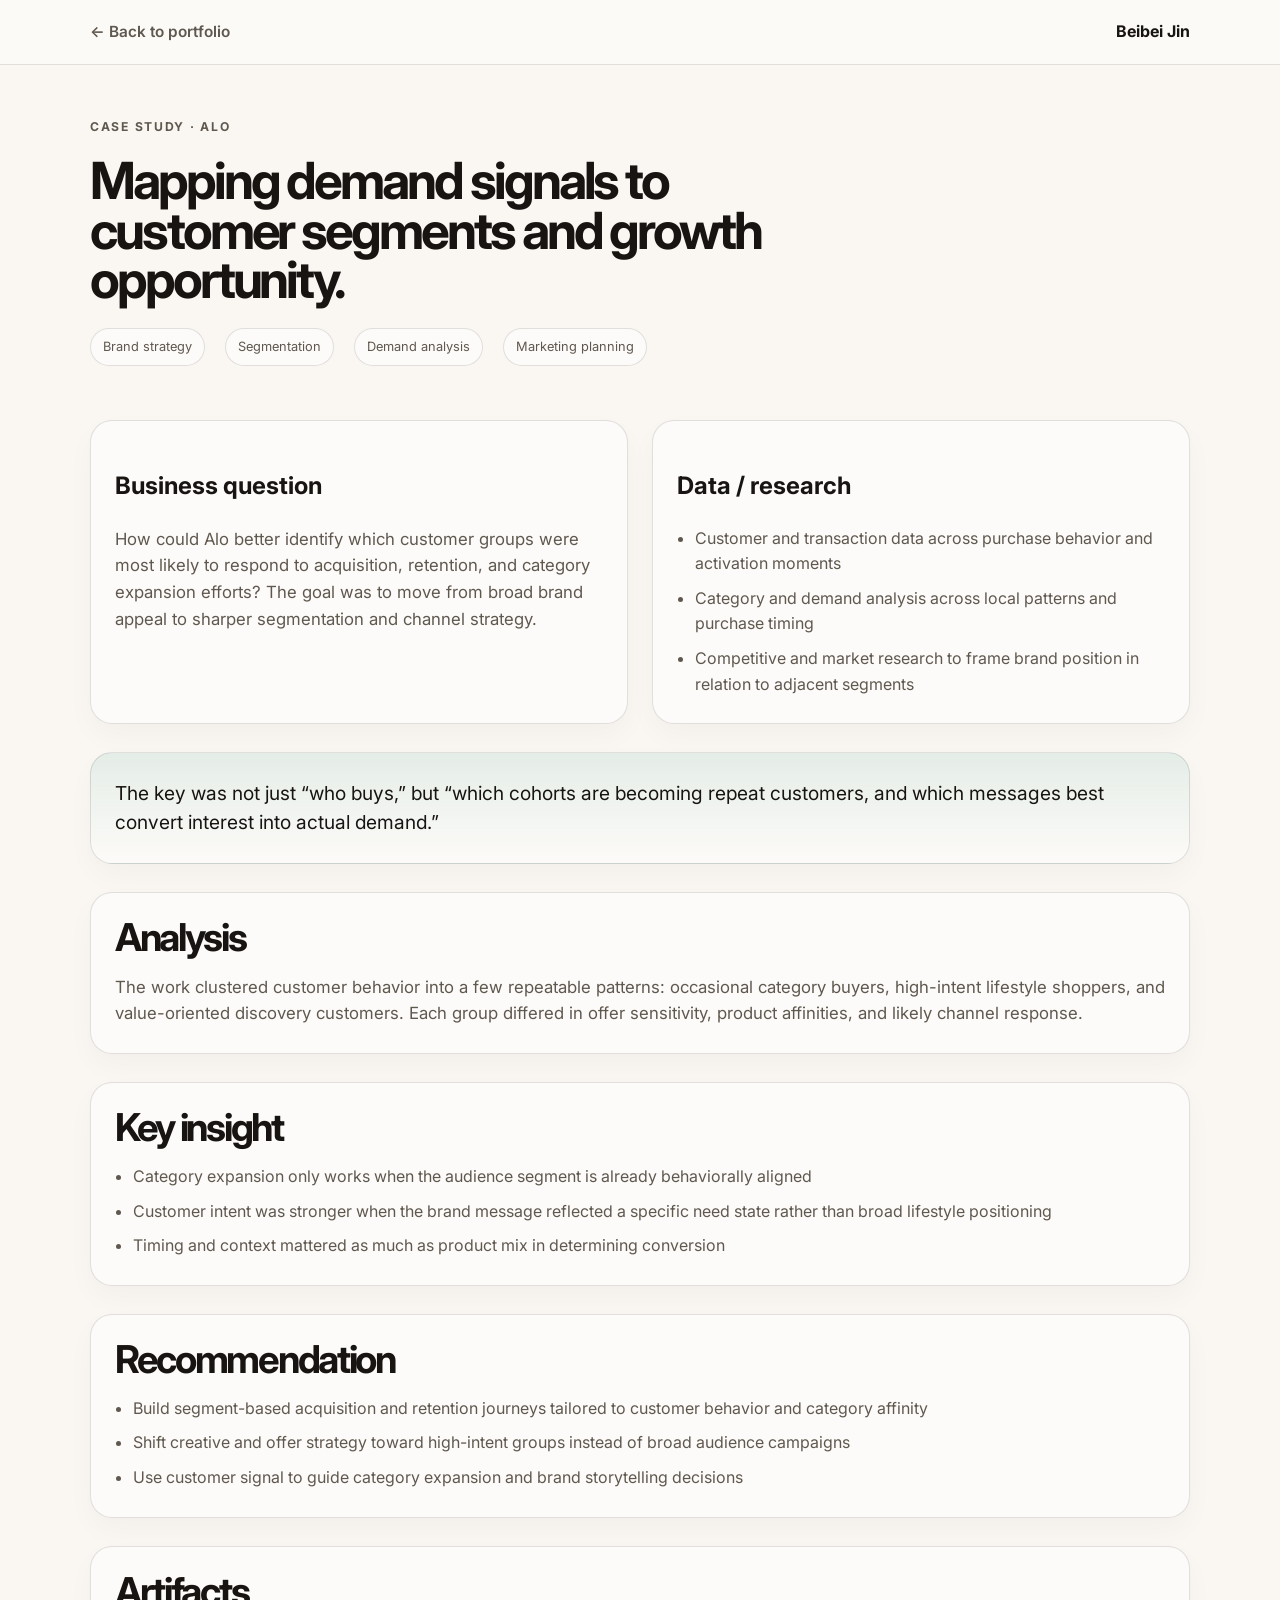
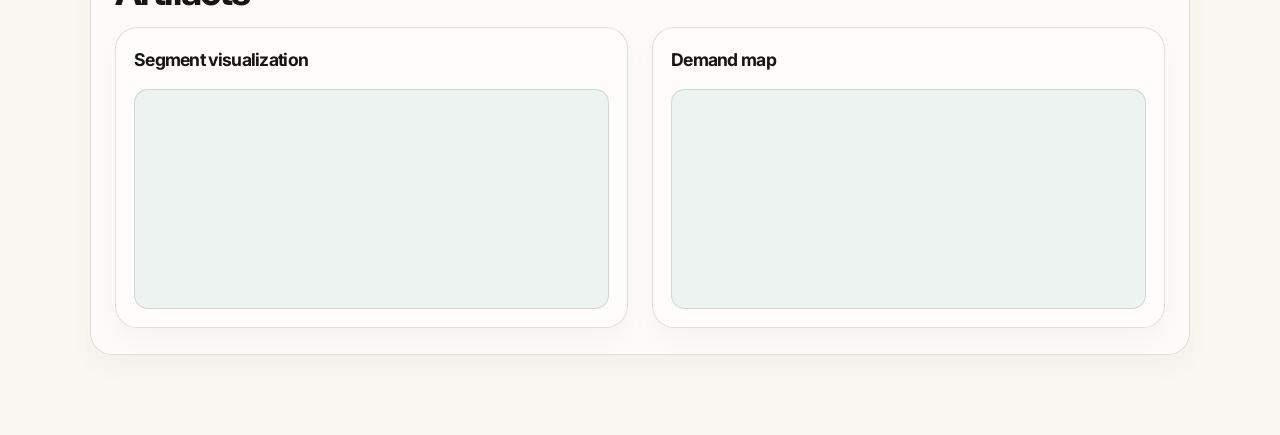
<file: case-study-alo.html>
<!DOCTYPE html>
<html lang="en">
  <head>
    <meta charset="UTF-8" />
    <meta name="viewport" content="width=device-width, initial-scale=1.0" />
    <title>Alo Case Study | Beibei Jin</title>
    <link rel="preconnect" href="https://fonts.googleapis.com" />
    <link rel="preconnect" href="https://fonts.gstatic.com" crossorigin />
    <link
      href="https://fonts.googleapis.com/css2?family=Inter:wght@400;500;600;700;800&display=swap"
      rel="stylesheet"
    />
    <link rel="stylesheet" href="style.css" />
  </head>
  <body class="case-page">
    <header class="case-header">
      <div class="case-header-inner">
        <a href="index.html" class="case-back">← Back to portfolio</a>
        <div class="case-brand">Beibei Jin</div>
      </div>
    </header>

    <main class="case-content">
      <section class="case-hero">
        <p class="eyebrow">Case study · Alo</p>
        <h1>Mapping demand signals to customer segments and growth opportunity.</h1>
        <div class="case-meta">
          <span>Brand strategy</span>
          <span>Segmentation</span>
          <span>Demand analysis</span>
          <span>Marketing planning</span>
        </div>
      </section>

      <div class="case-grid">
        <section class="case-block">
          <h2>Business question</h2>
          <p class="case-summary">
            How could Alo better identify which customer groups were most likely to respond to acquisition, retention, and category expansion efforts?
            The goal was to move from broad brand appeal to sharper segmentation and channel strategy.
          </p>
        </section>

        <section class="case-block">
          <h2>Data / research</h2>
          <ul class="case-list">
            <li>Customer and transaction data across purchase behavior and activation moments</li>
            <li>Category and demand analysis across local patterns and purchase timing</li>
            <li>Competitive and market research to frame brand position in relation to adjacent segments</li>
          </ul>
        </section>
      </div>

      <section class="case-highlight">
        <p>
          The key was not just “who buys,” but “which cohorts are becoming repeat customers, and which messages best convert interest into actual demand.”
        </p>
      </section>

      <section class="case-section">
        <h2>Analysis</h2>
        <p class="case-summary">
          The work clustered customer behavior into a few repeatable patterns: occasional category buyers, high-intent lifestyle shoppers,
          and value-oriented discovery customers. Each group differed in offer sensitivity, product affinities, and likely channel response.
        </p>
      </section>

      <section class="case-section">
        <h2>Key insight</h2>
        <ul class="case-list">
          <li>Category expansion only works when the audience segment is already behaviorally aligned</li>
          <li>Customer intent was stronger when the brand message reflected a specific need state rather than broad lifestyle positioning</li>
          <li>Timing and context mattered as much as product mix in determining conversion</li>
        </ul>
      </section>

      <section class="case-section">
        <h2>Recommendation</h2>
        <ul class="case-list">
          <li>Build segment-based acquisition and retention journeys tailored to customer behavior and category affinity</li>
          <li>Shift creative and offer strategy toward high-intent groups instead of broad audience campaigns</li>
          <li>Use customer signal to guide category expansion and brand storytelling decisions</li>
        </ul>
      </section>

      <section class="case-section">
        <h2>Artifacts</h2>
        <div class="artifact-grid-case">
          <article class="case-artifact">
            <h3>Segment visualization</h3>
            <div class="artifact-visual"></div>
          </article>
          <article class="case-artifact">
            <h3>Demand map</h3>
            <div class="artifact-visual"></div>
          </article>
        </div>
      </section>
    </main>
  </body>
</html>
</file>
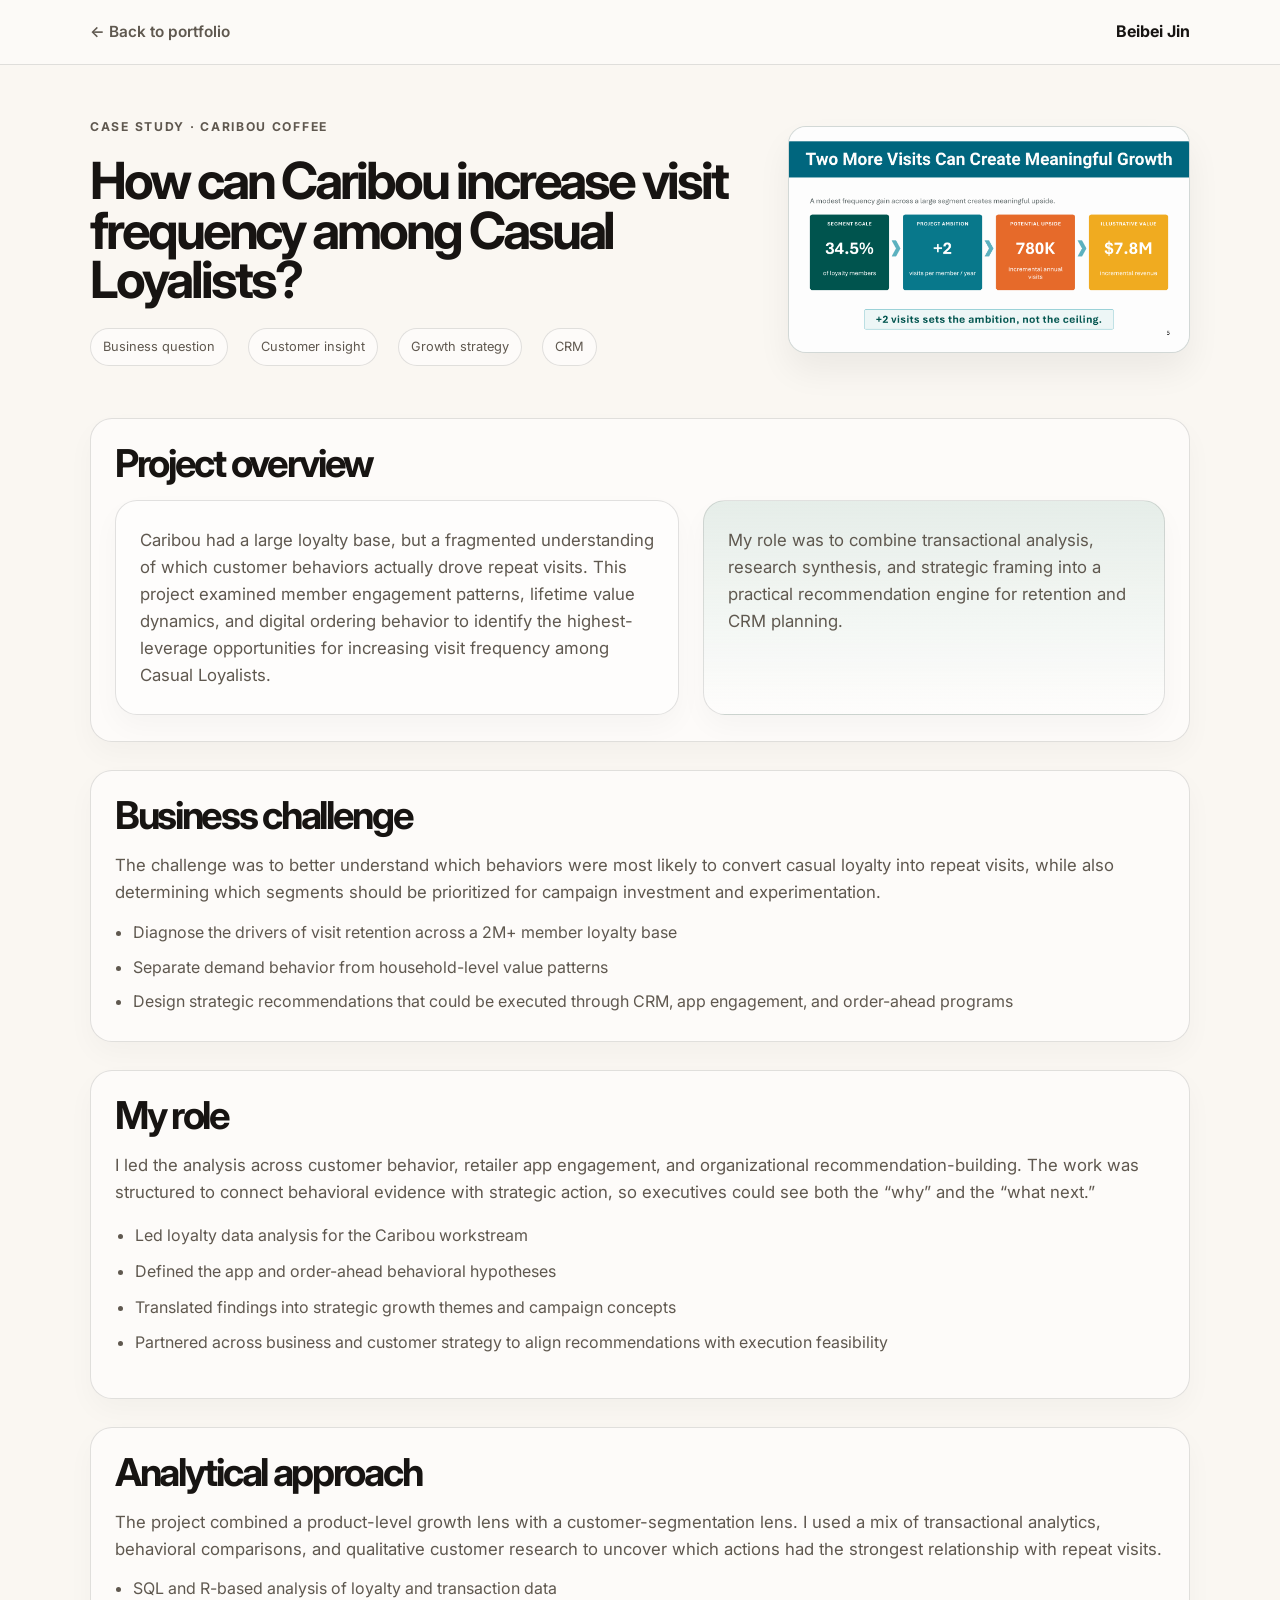
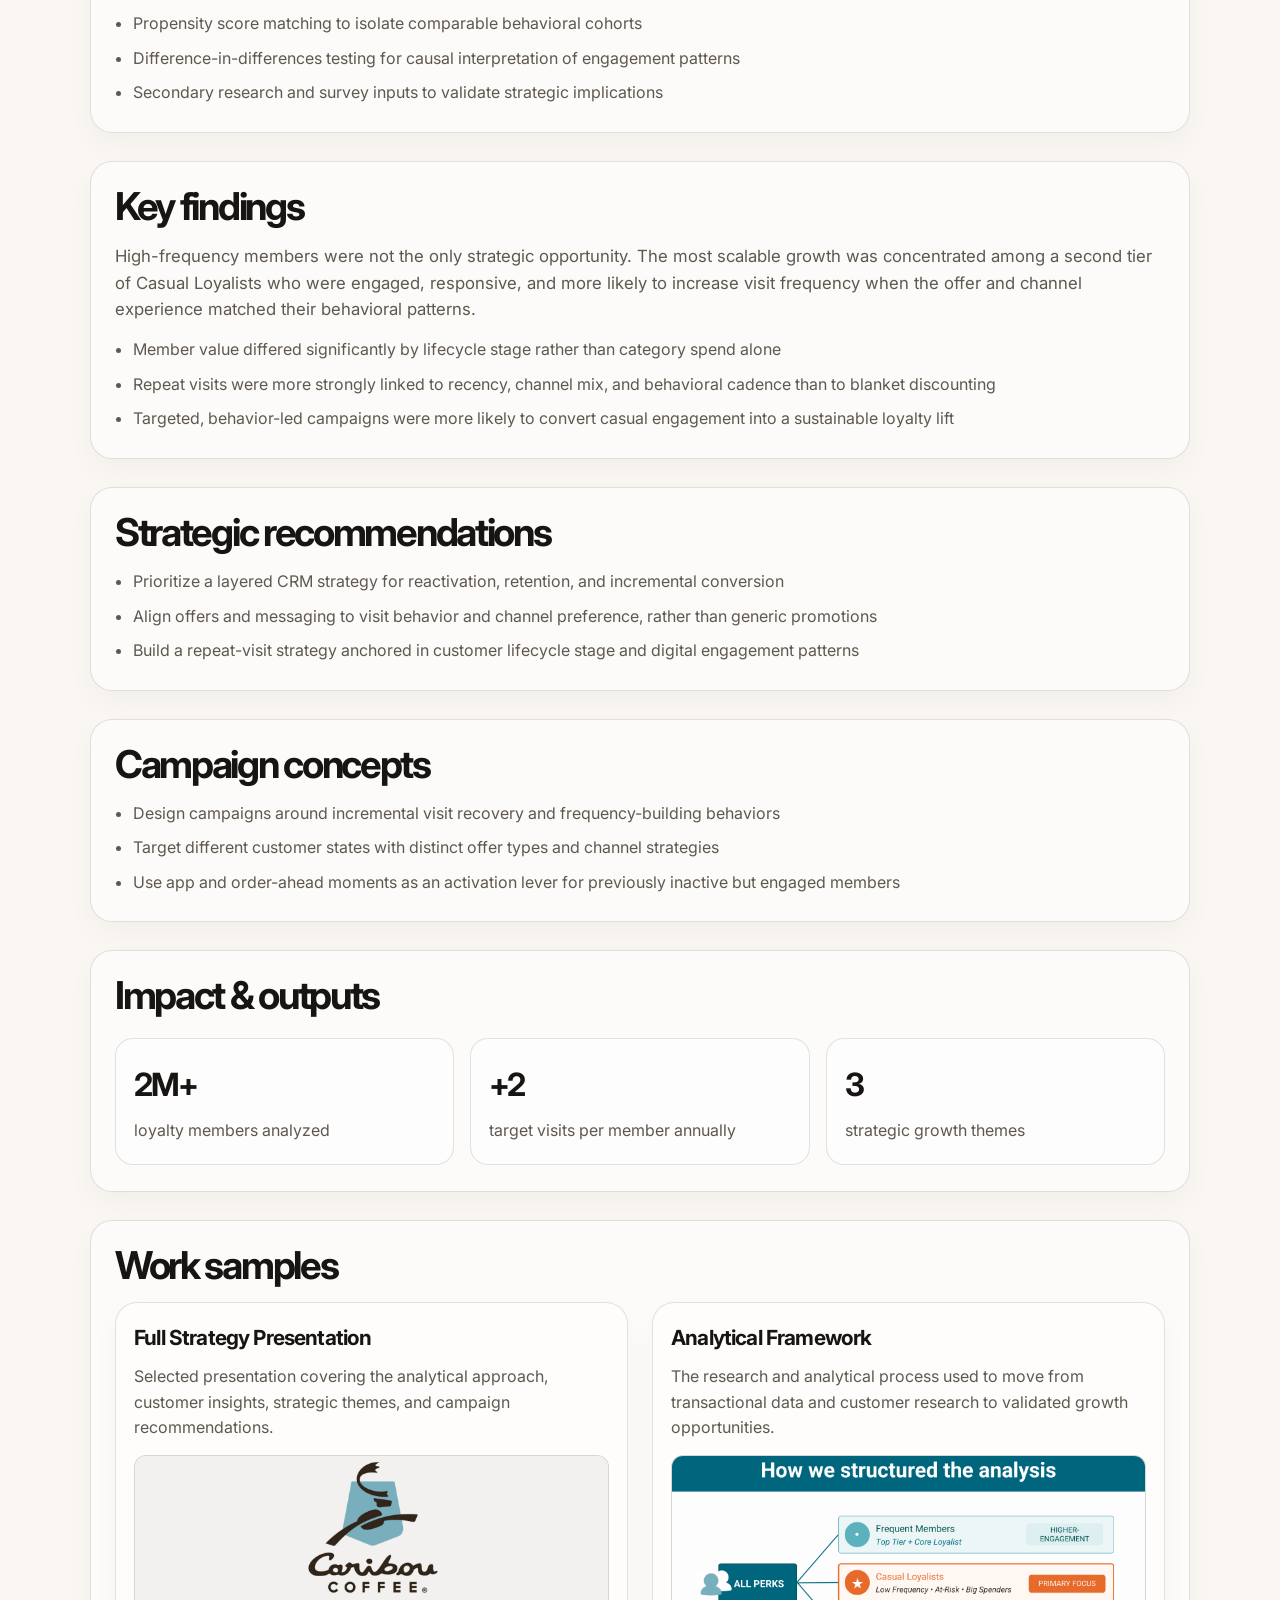
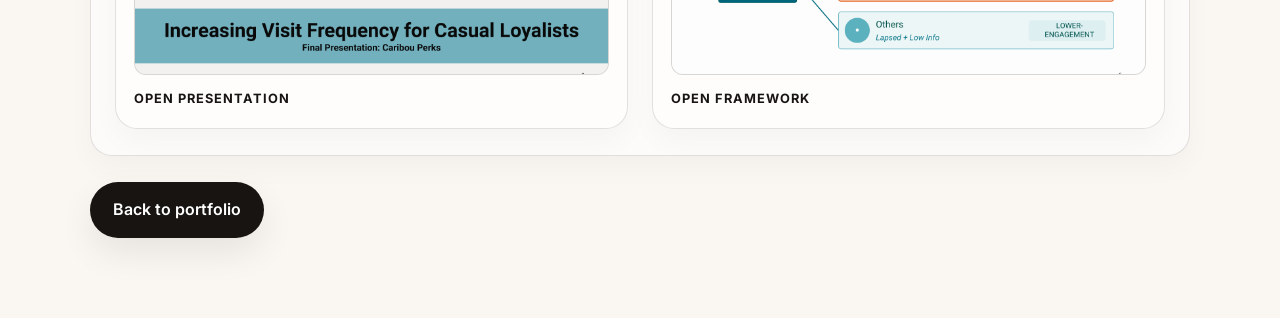
<file: case-study-caribou.html>
<!DOCTYPE html>
<html lang="en">
  <head>
    <meta charset="UTF-8" />
    <meta name="viewport" content="width=device-width, initial-scale=1.0" />
    <title>Caribou Case Study | Beibei Jin</title>
    <link rel="preconnect" href="https://fonts.googleapis.com" />
    <link rel="preconnect" href="https://fonts.gstatic.com" crossorigin />
    <link
      href="https://fonts.googleapis.com/css2?family=Inter:wght@400;500;600;700;800&display=swap"
      rel="stylesheet"
    />
    <link rel="stylesheet" href="style.css" />
    <style>
      .case-hero {
        display: grid;
        grid-template-columns: minmax(0, 1.25fr) minmax(280px, 0.75fr);
        gap: 28px;
        align-items: center;
      }

      .case-hero-copy {
        min-width: 0;
      }

      .case-hero-visual {
        background: #edf3f1;
        border: 1px solid rgba(23, 20, 18, 0.12);
        border-radius: 18px;
        box-shadow: 0 18px 34px rgba(17, 14, 12, 0.06);
        overflow: hidden;
      }

      .case-hero-visual img {
        display: block;
        width: 100%;
        height: 100%;
        object-fit: cover;
      }

      .case-overview-grid {
        display: grid;
        grid-template-columns: minmax(0, 1.1fr) minmax(0, 0.9fr);
        gap: 24px;
      }

      .case-overview-grid .case-block,
      .case-overview-grid .case-section {
        min-height: 100%;
      }

      .case-role-list {
        display: grid;
        gap: 10px;
        margin-top: 18px;
        padding-left: 20px;
      }

      .case-role-list li {
        color: var(--muted);
      }

      .overview-highlight {
        background: linear-gradient(180deg, rgba(223,234,228,0.8), rgba(255,255,255,0.5));
      }

      .artifact-grid-case {
        display: grid;
        grid-template-columns: repeat(2, minmax(0, 1fr));
        gap: 24px;
      }

      .case-artifact {
        display: block;
        padding: 18px;
        transition: transform 0.2s ease, box-shadow 0.2s ease;
      }

      .case-artifact:hover,
      .case-artifact:focus-visible {
        transform: translateY(-2px);
        box-shadow: 0 18px 30px rgba(17, 14, 12, 0.06);
      }

      .case-artifact h3 {
        margin: 0 0 10px;
        font-size: 1.3rem;
        letter-spacing: -0.04em;
      }

      .case-artifact p {
        margin: 0 0 14px;
        color: var(--muted);
      }

      .case-artifact .artifact-visual {
        position: relative;
        overflow: hidden;
        border: 1px solid rgba(23, 20, 18, 0.12);
        border-radius: 12px;
        background: #f4f1ef;
      }

      .case-artifact .artifact-visual img {
        display: block;
        width: 100%;
        height: 100%;
        object-fit: cover;
      }

      .artifact-link {
        display: inline-flex;
        align-items: center;
        margin-top: 14px;
        font-size: 0.8rem;
        font-weight: 700;
        letter-spacing: 0.08em;
        text-transform: uppercase;
        color: var(--text);
      }

      @media (max-width: 720px) {
        .case-hero,
        .case-overview-grid,
        .artifact-grid-case {
          grid-template-columns: 1fr;
        }

        .case-hero {
          padding-bottom: 12px;
        }
      }
    </style>
  </head>
  <body class="case-page">
    <header class="case-header">
      <div class="case-header-inner">
        <a href="index.html" class="case-back">← Back to portfolio</a>
        <div class="case-brand">Beibei Jin</div>
      </div>
    </header>

    <main class="case-content">
      <section class="case-hero">
        <div class="case-hero-copy">
          <p class="eyebrow">Case study · Caribou Coffee</p>
          <h1>How can Caribou increase visit frequency among Casual Loyalists?</h1>
          <div class="case-meta">
            <span>Business question</span>
            <span>Customer insight</span>
            <span>Growth strategy</span>
            <span>CRM</span>
          </div>
        </div>
        <div class="case-hero-visual">
          <img src="covers/caribou-slide-4.png" alt="Caribou project overview slide" />
        </div>
      </section>

      <section class="case-section">
        <h2>Project overview</h2>
        <div class="case-overview-grid">
          <div class="case-block">
            <p class="case-summary">
              Caribou had a large loyalty base, but a fragmented understanding of which customer behaviors actually drove repeat visits.
              This project examined member engagement patterns, lifetime value dynamics, and digital ordering behavior to identify the highest-leverage opportunities for increasing visit frequency among Casual Loyalists.
            </p>
          </div>
          <div class="case-block overview-highlight">
            <p class="case-summary">
              My role was to combine transactional analysis, research synthesis, and strategic framing into a practical recommendation engine for retention and CRM planning.
            </p>
          </div>
        </div>
      </section>

      <section class="case-section">
        <h2>Business challenge</h2>
        <p class="case-summary">
          The challenge was to better understand which behaviors were most likely to convert casual loyalty into repeat visits, while also determining which segments should be prioritized for campaign investment and experimentation.
        </p>
        <ul class="case-list">
          <li>Diagnose the drivers of visit retention across a 2M+ member loyalty base</li>
          <li>Separate demand behavior from household-level value patterns</li>
          <li>Design strategic recommendations that could be executed through CRM, app engagement, and order-ahead programs</li>
        </ul>
      </section>

      <section class="case-section">
        <h2>My role</h2>
        <p class="case-summary">
          I led the analysis across customer behavior, retailer app engagement, and organizational recommendation-building. The work was structured to connect behavioral evidence with strategic action, so executives could see both the “why” and the “what next.”
        </p>
        <ul class="case-role-list">
          <li>Led loyalty data analysis for the Caribou workstream</li>
          <li>Defined the app and order-ahead behavioral hypotheses</li>
          <li>Translated findings into strategic growth themes and campaign concepts</li>
          <li>Partnered across business and customer strategy to align recommendations with execution feasibility</li>
        </ul>
      </section>

      <section class="case-section">
        <h2>Analytical approach</h2>
        <p class="case-summary">
          The project combined a product-level growth lens with a customer-segmentation lens. I used a mix of transactional analytics, behavioral comparisons, and qualitative customer research to uncover which actions had the strongest relationship with repeat visits.
        </p>
        <ul class="case-list">
          <li>SQL and R-based analysis of loyalty and transaction data</li>
          <li>Propensity score matching to isolate comparable behavioral cohorts</li>
          <li>Difference-in-differences testing for causal interpretation of engagement patterns</li>
          <li>Secondary research and survey inputs to validate strategic implications</li>
        </ul>
      </section>

      <section class="case-section">
        <h2>Key findings</h2>
        <p class="case-summary">
          High-frequency members were not the only strategic opportunity. The most scalable growth was concentrated among a second tier of Casual Loyalists who were engaged, responsive, and more likely to increase visit frequency when the offer and channel experience matched their behavioral patterns.
        </p>
        <ul class="case-list">
          <li>Member value differed significantly by lifecycle stage rather than category spend alone</li>
          <li>Repeat visits were more strongly linked to recency, channel mix, and behavioral cadence than to blanket discounting</li>
          <li>Targeted, behavior-led campaigns were more likely to convert casual engagement into a sustainable loyalty lift</li>
        </ul>
      </section>

      <section class="case-section">
        <h2>Strategic recommendations</h2>
        <ul class="case-list">
          <li>Prioritize a layered CRM strategy for reactivation, retention, and incremental conversion</li>
          <li>Align offers and messaging to visit behavior and channel preference, rather than generic promotions</li>
          <li>Build a repeat-visit strategy anchored in customer lifecycle stage and digital engagement patterns</li>
        </ul>
      </section>

      <section class="case-section">
        <h2>Campaign concepts</h2>
        <ul class="case-list">
          <li>Design campaigns around incremental visit recovery and frequency-building behaviors</li>
          <li>Target different customer states with distinct offer types and channel strategies</li>
          <li>Use app and order-ahead moments as an activation lever for previously inactive but engaged members</li>
        </ul>
      </section>

      <section class="case-section">
        <h2>Impact &amp; outputs</h2>
        <div class="case-stat-row">
          <div class="case-stat">
            <strong>2M+</strong>
            <span>loyalty members analyzed</span>
          </div>
          <div class="case-stat">
            <strong>+2</strong>
            <span>target visits per member annually</span>
          </div>
          <div class="case-stat">
            <strong>3</strong>
            <span>strategic growth themes</span>
          </div>
        </div>
      </section>

      <section class="case-section">
        <h2>Work samples</h2>
        <div class="artifact-grid-case">
          <a class="case-artifact" href="Caribou Loyalty Growth Strategy.pdf" target="_blank" rel="noopener">
            <h3>Full Strategy Presentation</h3>
            <p>Selected presentation covering the analytical approach, customer insights, strategic themes, and campaign recommendations.</p>
            <div class="artifact-visual">
              <img src="covers/caribou-slide-1.png" alt="Caribou strategy presentation cover preview" />
            </div>
            <span class="artifact-link">Open Presentation</span>
          </a>

          <a class="case-artifact" href="covers/caribou-slide-5.png" target="_blank" rel="noopener">
            <h3>Analytical Framework</h3>
            <p>The research and analytical process used to move from transactional data and customer research to validated growth opportunities.</p>
            <div class="artifact-visual">
              <img src="covers/caribou-slide-5.png" alt="Caribou analytical framework slide" />
            </div>
            <span class="artifact-link">Open Framework</span>
          </a>
        </div>
      </section>

      <div class="case-cta">
        <a href="index.html" class="button primary">Back to portfolio</a>
      </div>
    </main>
  </body>
</html>
</file>
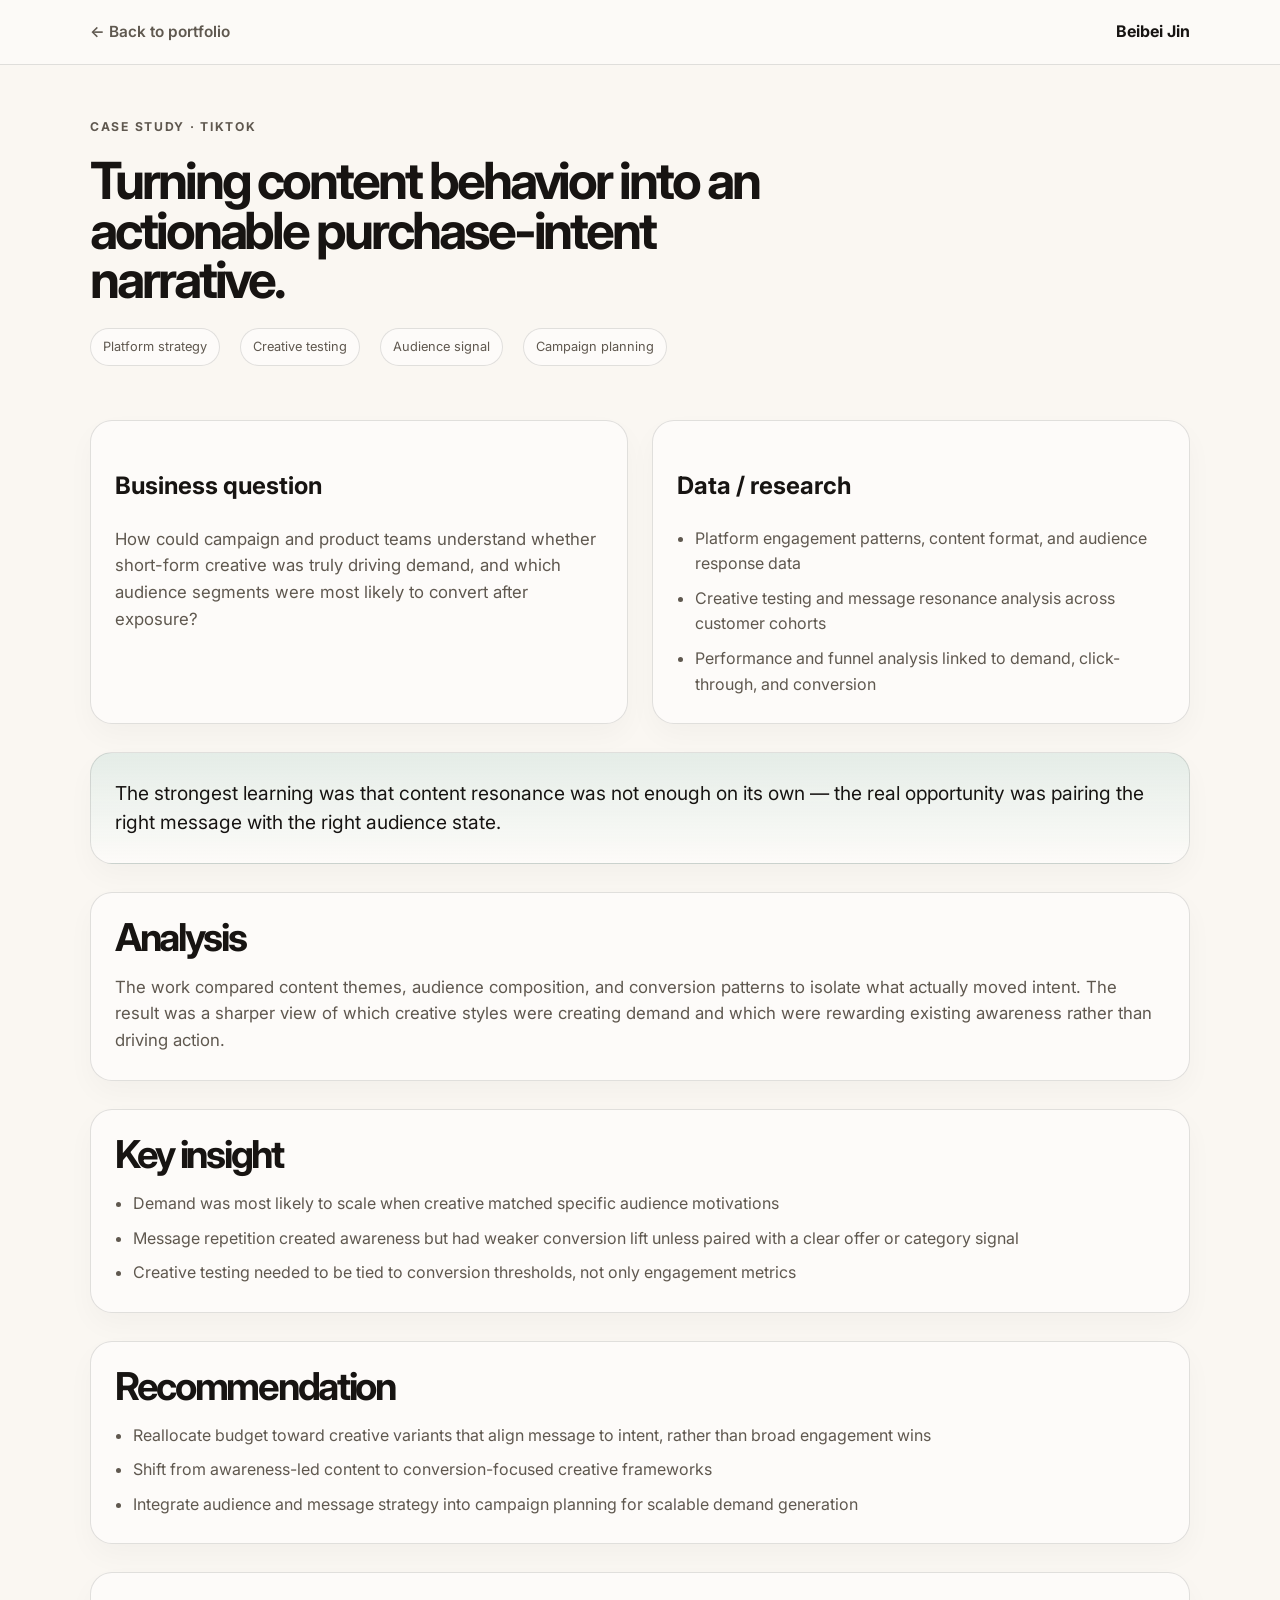
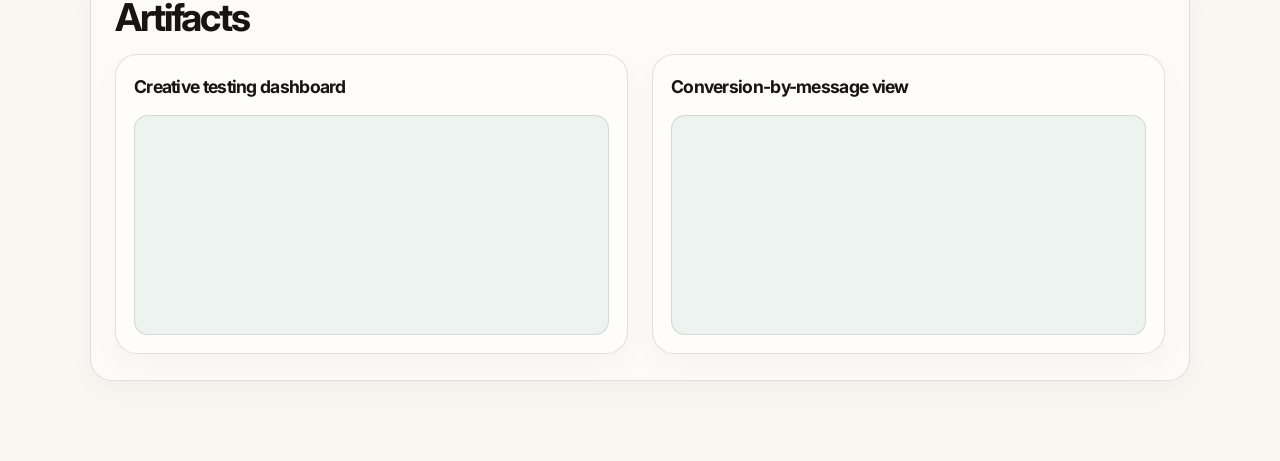
<file: case-study-tiktok.html>
<!DOCTYPE html>
<html lang="en">
  <head>
    <meta charset="UTF-8" />
    <meta name="viewport" content="width=device-width, initial-scale=1.0" />
    <title>TikTok Case Study | Beibei Jin</title>
    <link rel="preconnect" href="https://fonts.googleapis.com" />
    <link rel="preconnect" href="https://fonts.gstatic.com" crossorigin />
    <link
      href="https://fonts.googleapis.com/css2?family=Inter:wght@400;500;600;700;800&display=swap"
      rel="stylesheet"
    />
    <link rel="stylesheet" href="style.css" />
  </head>
  <body class="case-page">
    <header class="case-header">
      <div class="case-header-inner">
        <a href="index.html" class="case-back">← Back to portfolio</a>
        <div class="case-brand">Beibei Jin</div>
      </div>
    </header>

    <main class="case-content">
      <section class="case-hero">
        <p class="eyebrow">Case study · TikTok</p>
        <h1>Turning content behavior into an actionable purchase-intent narrative.</h1>
        <div class="case-meta">
          <span>Platform strategy</span>
          <span>Creative testing</span>
          <span>Audience signal</span>
          <span>Campaign planning</span>
        </div>
      </section>

      <div class="case-grid">
        <section class="case-block">
          <h2>Business question</h2>
          <p class="case-summary">
            How could campaign and product teams understand whether short-form creative was truly driving demand,
            and which audience segments were most likely to convert after exposure?
          </p>
        </section>

        <section class="case-block">
          <h2>Data / research</h2>
          <ul class="case-list">
            <li>Platform engagement patterns, content format, and audience response data</li>
            <li>Creative testing and message resonance analysis across customer cohorts</li>
            <li>Performance and funnel analysis linked to demand, click-through, and conversion</li>
          </ul>
        </section>
      </div>

      <section class="case-highlight">
        <p>
          The strongest learning was that content resonance was not enough on its own — the real opportunity was pairing the right message with the right audience state.
        </p>
      </section>

      <section class="case-section">
        <h2>Analysis</h2>
        <p class="case-summary">
          The work compared content themes, audience composition, and conversion patterns to isolate what actually moved intent.
          The result was a sharper view of which creative styles were creating demand and which were rewarding existing awareness rather than driving action.
        </p>
      </section>

      <section class="case-section">
        <h2>Key insight</h2>
        <ul class="case-list">
          <li>Demand was most likely to scale when creative matched specific audience motivations</li>
          <li>Message repetition created awareness but had weaker conversion lift unless paired with a clear offer or category signal</li>
          <li>Creative testing needed to be tied to conversion thresholds, not only engagement metrics</li>
        </ul>
      </section>

      <section class="case-section">
        <h2>Recommendation</h2>
        <ul class="case-list">
          <li>Reallocate budget toward creative variants that align message to intent, rather than broad engagement wins</li>
          <li>Shift from awareness-led content to conversion-focused creative frameworks</li>
          <li>Integrate audience and message strategy into campaign planning for scalable demand generation</li>
        </ul>
      </section>

      <section class="case-section">
        <h2>Artifacts</h2>
        <div class="artifact-grid-case">
          <article class="case-artifact">
            <h3>Creative testing dashboard</h3>
            <div class="artifact-visual"></div>
          </article>
          <article class="case-artifact">
            <h3>Conversion-by-message view</h3>
            <div class="artifact-visual"></div>
          </article>
        </div>
      </section>
    </main>
  </body>
</html>
</file>
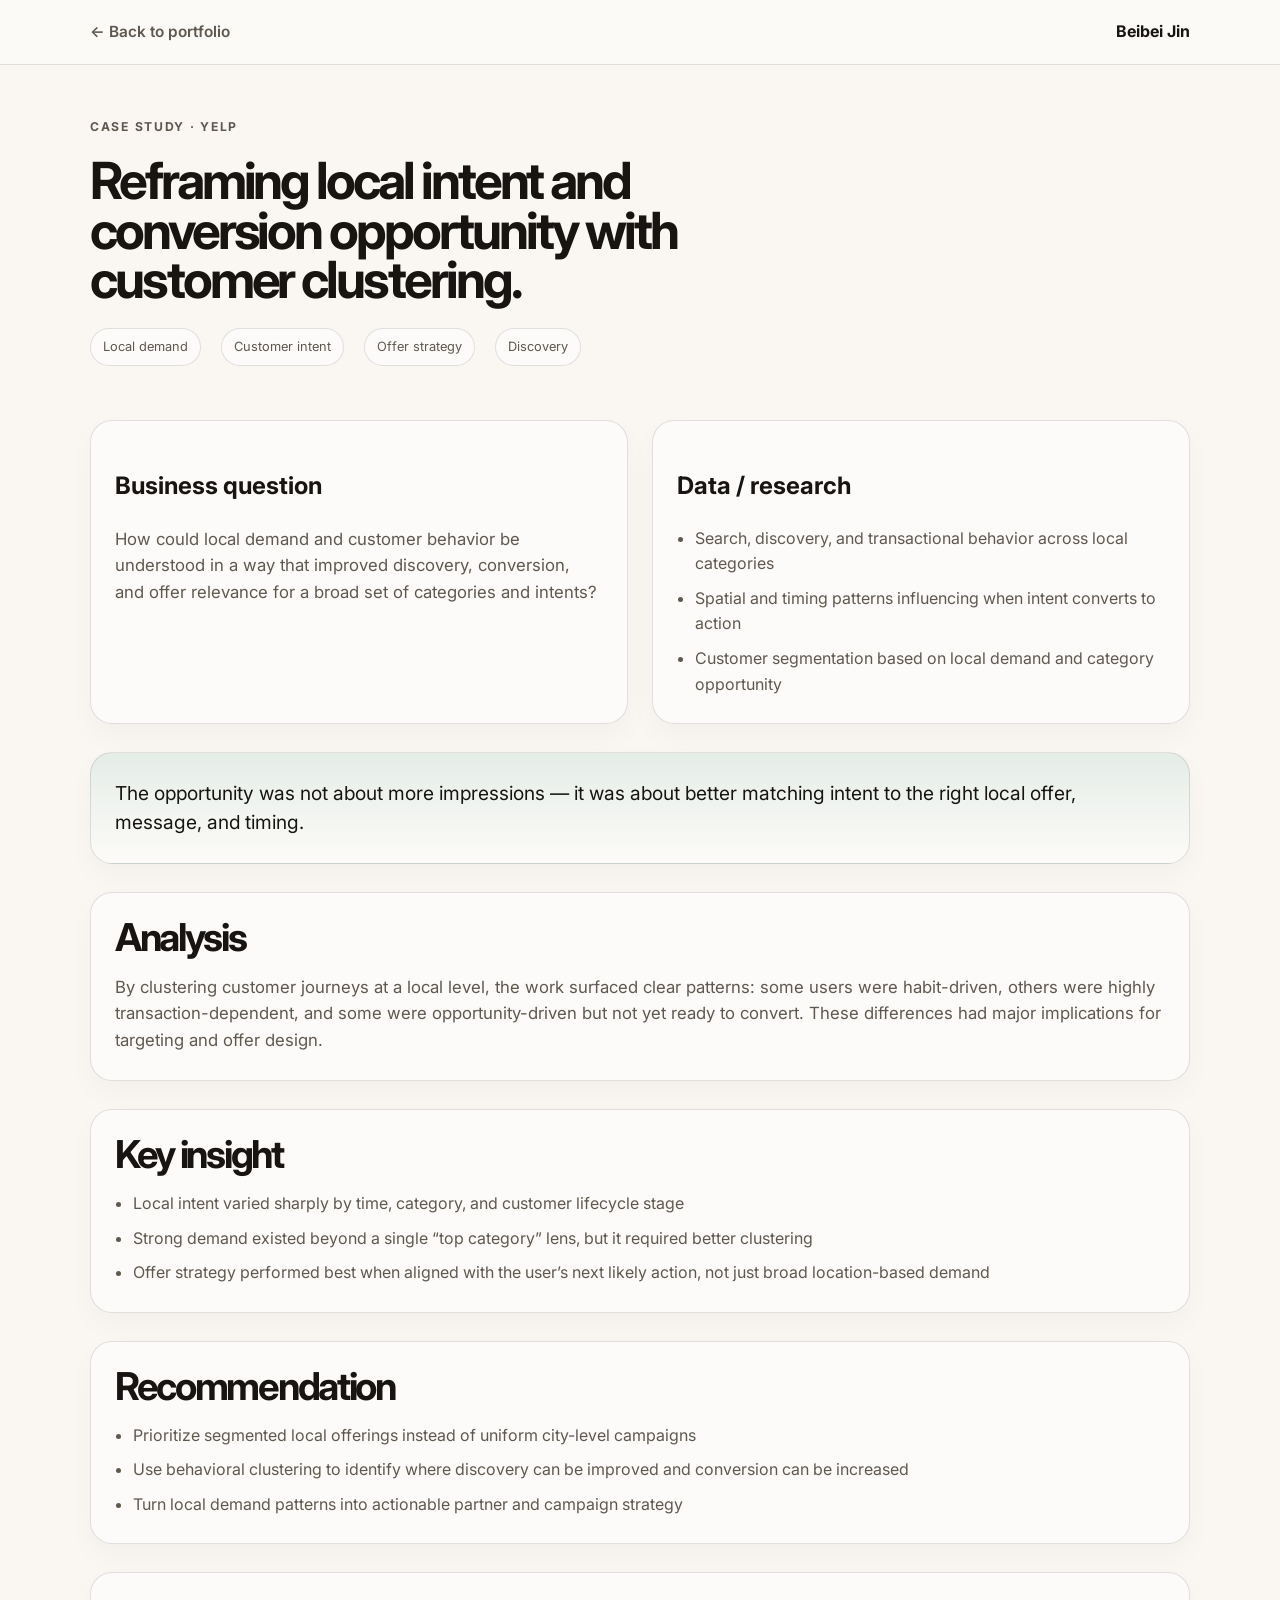
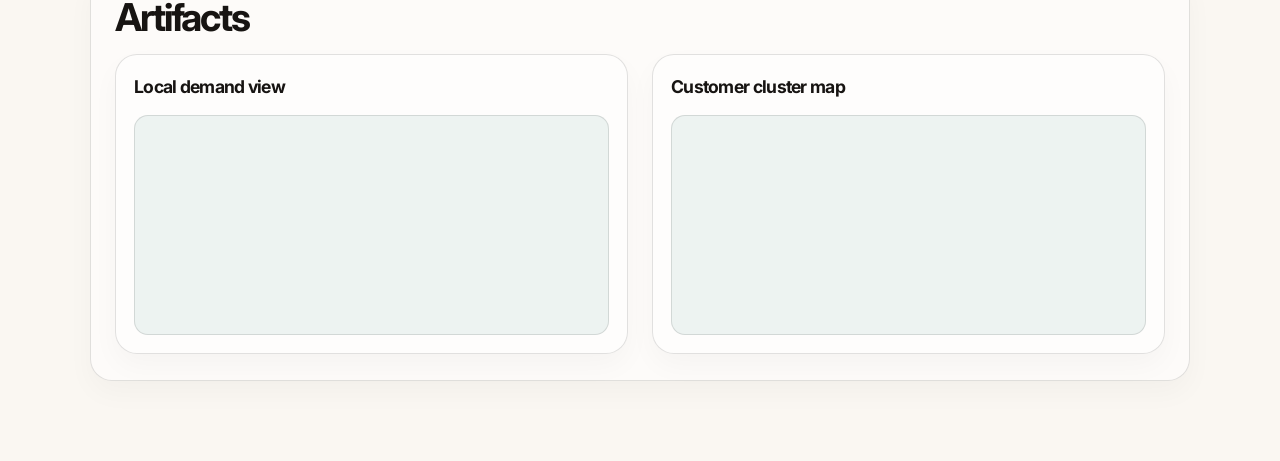
<file: case-study-yelp.html>
<!DOCTYPE html>
<html lang="en">
  <head>
    <meta charset="UTF-8" />
    <meta name="viewport" content="width=device-width, initial-scale=1.0" />
    <title>Yelp Case Study | Beibei Jin</title>
    <link rel="preconnect" href="https://fonts.googleapis.com" />
    <link rel="preconnect" href="https://fonts.gstatic.com" crossorigin />
    <link
      href="https://fonts.googleapis.com/css2?family=Inter:wght@400;500;600;700;800&display=swap"
      rel="stylesheet"
    />
    <link rel="stylesheet" href="style.css" />
  </head>
  <body class="case-page">
    <header class="case-header">
      <div class="case-header-inner">
        <a href="index.html" class="case-back">← Back to portfolio</a>
        <div class="case-brand">Beibei Jin</div>
      </div>
    </header>

    <main class="case-content">
      <section class="case-hero">
        <p class="eyebrow">Case study · Yelp</p>
        <h1>Reframing local intent and conversion opportunity with customer clustering.</h1>
        <div class="case-meta">
          <span>Local demand</span>
          <span>Customer intent</span>
          <span>Offer strategy</span>
          <span>Discovery</span>
        </div>
      </section>

      <div class="case-grid">
        <section class="case-block">
          <h2>Business question</h2>
          <p class="case-summary">
            How could local demand and customer behavior be understood in a way that improved discovery, conversion, and offer relevance for a broad set of categories and intents?
          </p>
        </section>

        <section class="case-block">
          <h2>Data / research</h2>
          <ul class="case-list">
            <li>Search, discovery, and transactional behavior across local categories</li>
            <li>Spatial and timing patterns influencing when intent converts to action</li>
            <li>Customer segmentation based on local demand and category opportunity</li>
          </ul>
        </section>
      </div>

      <section class="case-highlight">
        <p>
          The opportunity was not about more impressions — it was about better matching intent to the right local offer, message, and timing.
        </p>
      </section>

      <section class="case-section">
        <h2>Analysis</h2>
        <p class="case-summary">
          By clustering customer journeys at a local level, the work surfaced clear patterns: some users were habit-driven, others were highly transaction-dependent,
          and some were opportunity-driven but not yet ready to convert. These differences had major implications for targeting and offer design.
        </p>
      </section>

      <section class="case-section">
        <h2>Key insight</h2>
        <ul class="case-list">
          <li>Local intent varied sharply by time, category, and customer lifecycle stage</li>
          <li>Strong demand existed beyond a single “top category” lens, but it required better clustering</li>
          <li>Offer strategy performed best when aligned with the user’s next likely action, not just broad location-based demand</li>
        </ul>
      </section>

      <section class="case-section">
        <h2>Recommendation</h2>
        <ul class="case-list">
          <li>Prioritize segmented local offerings instead of uniform city-level campaigns</li>
          <li>Use behavioral clustering to identify where discovery can be improved and conversion can be increased</li>
          <li>Turn local demand patterns into actionable partner and campaign strategy</li>
        </ul>
      </section>

      <section class="case-section">
        <h2>Artifacts</h2>
        <div class="artifact-grid-case">
          <article class="case-artifact">
            <h3>Local demand view</h3>
            <div class="artifact-visual"></div>
          </article>
          <article class="case-artifact">
            <h3>Customer cluster map</h3>
            <div class="artifact-visual"></div>
          </article>
        </div>
      </section>
    </main>
  </body>
</html>
</file>
<file: editor.css>
/* Sky portfolio visual editor.
   Loaded on every visit. The editor panel only appears in edit mode
   (open index.html?edit=1). Saved edits are applied on every load. */

/* --- Visual editor (edit mode only) --- */
#sky-editor-panel,
#sky-editor-badge { display: none; }

body.edit-mode #sky-editor-panel {
  display: block;
  position: fixed;
  top: 16px;
  right: 16px;
  z-index: 9999;
  width: 300px;
  max-height: calc(100vh - 32px);
  overflow-y: auto;
  padding: 16px;
  border: 1px solid rgba(23, 21, 23, 0.2);
  border-radius: 14px;
  background: #fffdfb;
  box-shadow: 0 18px 42px rgba(25, 20, 30, 0.18);
  color: #171517;
  font-family: "Helvetica Neue", Helvetica, Arial, sans-serif;
  font-size: 13px;
  line-height: 1.45;
}
body.edit-mode #sky-editor-badge {
  display: block;
  position: fixed;
  left: 16px;
  bottom: 16px;
  z-index: 9999;
  padding: 8px 12px;
  border-radius: 999px;
  background: #4d2d75;
  color: #fff;
  font-family: "Helvetica Neue", Helvetica, Arial, sans-serif;
  font-size: 12px;
  font-weight: 700;
  letter-spacing: 0.06em;
}
body.edit-mode .sky-edit-selected {
  outline: 2px dashed #4d2d75 !important;
  outline-offset: 4px;
}
#sky-editor-panel h2 {
  margin: 0 0 4px;
  font-family: "Helvetica Neue", Helvetica, Arial, sans-serif;
  font-size: 15px;
  font-weight: 700;
  letter-spacing: 0;
}
#sky-editor-panel .sky-editor-sub {
  margin: 0 0 12px;
  color: #5b5861;
  font-size: 12px;
}
#sky-editor-panel .sky-editor-selected-label {
  margin: 0 0 12px;
  padding: 8px;
  border-radius: 8px;
  background: #efeaf6;
  font-size: 12px;
  word-break: break-word;
}
#sky-editor-panel label {
  display: block;
  margin: 10px 0 4px;
  font-size: 12px;
  font-weight: 700;
}
#sky-editor-panel input[type="range"] { width: 100%; }
#sky-editor-panel input[type="color"] {
  width: 100%;
  height: 32px;
  padding: 2px;
  border: 1px solid rgba(23, 21, 23, 0.2);
  background: #fff;
}
#sky-editor-panel input[type="text"],
#sky-editor-panel textarea,
#sky-editor-panel select {
  width: 100%;
  padding: 7px 8px;
  border: 1px solid rgba(23, 21, 23, 0.2);
  border-radius: 6px;
  background: #fff;
  color: #171517;
  font-family: inherit;
  font-size: 13px;
}
#sky-editor-panel textarea { min-height: 64px; resize: vertical; }
#sky-editor-panel .sky-editor-row {
  display: flex;
  gap: 8px;
  margin-top: 12px;
}
#sky-editor-panel button {
  flex: 1;
  min-height: 34px;
  padding: 6px 8px;
  border: 1px solid rgba(23, 21, 23, 0.2);
  border-radius: 8px;
  background: #fff;
  color: #171517;
  cursor: pointer;
  font-family: inherit;
  font-size: 12px;
  font-weight: 700;
}
#sky-editor-panel button.sky-editor-primary {
  border-color: #4d2d75;
  background: #4d2d75;
  color: #fff;
}
#sky-editor-panel .sky-editor-note {
  margin-top: 12px;
  color: #5b5861;
  font-size: 11px;
}
#sky-editor-panel .sky-editor-status { margin-top: 8px; font-size: 12px; color: #4d2d75; }
</file>
<file: design.css>
/* Editorial portfolio layer. Loaded after the inline page styles. */

:root {
  --purple-deep: #2b1849;
  --lavender-text: #d9cbe9;
  --ease-out: cubic-bezier(0.22, 0.61, 0.36, 1);
}

body {
  -webkit-font-smoothing: antialiased;
  text-rendering: optimizeLegibility;
}

/* --- Rhythm: less empty space, same breathing room where it counts --- */
section { padding: 72px 0; }
.section-heading { grid-template-columns: 150px minmax(0, 1fr); gap: 28px; margin-bottom: 28px; }
.section-heading h2 { font-size: clamp(2.1rem, 3.6vw, 3.4rem); line-height: 1; }
.section-label { display: flex; align-items: center; gap: 10px; }
.section-label::after { content: ""; width: 32px; height: 1px; background: var(--purple); }

/* --- Header: a quiet shadow once you scroll --- */
.site-header { transition: box-shadow 200ms ease; }
body.scrolled .site-header { box-shadow: 0 6px 24px rgba(25, 20, 30, 0.08); }
.nav-links a { position: relative; }
.nav-links a::after {
  content: ""; position: absolute; left: 0; bottom: -4px;
  width: 0; height: 1px; background: var(--purple);
  transition: width 200ms ease;
}
.nav-links a:hover::after { width: 100%; }

/* --- Hero: tighter, entrance motion, no duplicated line --- */
.hero { min-height: 0; padding: 72px 0 64px; gap: 40px; }
#hero-title { font-size: clamp(3.4rem, 6.5vw, 5.6rem); }
.hero-description { font-size: clamp(1.05rem, 1.6vw, 1.25rem); margin-top: 20px; }
.hero-actions { margin-top: 22px; }
.hero-meta { margin-top: 20px; }
.hero-aside .location { display: none; }
.headshot-frame { width: min(100%, 320px); }
.headshot { transition: transform 600ms var(--ease-out); }
.headshot-frame:hover .headshot { transform: scale(1.02); }

@keyframes rise-in {
  from { opacity: 0; transform: translateY(16px); }
  to { opacity: 1; transform: translateY(0); }
}
#hero-title { animation: rise-in 0.8s var(--ease-out) both; }
.hero-description { animation: rise-in 0.8s var(--ease-out) 0.1s both; }
.hero-actions { animation: rise-in 0.8s var(--ease-out) 0.2s both; }
.hero-meta { animation: rise-in 0.8s var(--ease-out) 0.3s both; }
.hero-aside { animation: rise-in 0.9s var(--ease-out) 0.15s both; }

/* --- Impact: results first, as a deep-purple band --- */
.impact {
  background: var(--purple-deep);
  border-top: 0;
  color: var(--paper);
}
.impact h2 { color: #fff; }
.impact .section-label { color: var(--lavender-text); }
.impact .section-label::after { background: var(--lavender-text); }
.impact-wrap { gap: 14px; }
.impact-item {
  padding: 22px 16px 16px;
  border: 1px solid rgba(255, 255, 255, 0.18);
  background: rgba(255, 255, 255, 0.04);
  transition: transform 200ms ease, background 200ms ease;
}
.impact-item:hover { transform: translateY(-2px); background: rgba(255, 255, 255, 0.08); box-shadow: none; }
.impact-item strong { color: #fff; font-size: clamp(2.4rem, 4.4vw, 3.6rem); }
.impact-item span { color: var(--lavender-text); }

/* --- Expertise: numbered 01-04, cards sit flat and tight --- */
.expertise-card {
  min-height: 0;
  padding: 20px 18px 16px;
  border-top: 2px solid var(--purple);
}
.expertise-card h3 { margin-top: 22px; font-size: clamp(1.5rem, 2.2vw, 2rem); }
.expertise-card p { margin-top: 10px; }
.expertise-taglist { margin-top: 18px; }

/* --- Work: the project, then the result, then the deck --- */
.case-study-project { padding: 24px 0; }
.work-intro-wrap { margin-bottom: 20px; }
.project-header { padding-bottom: 12px; margin-bottom: 16px; }
.project-title-group h3 { font-size: clamp(1.9rem, 2.6vw, 2.8rem); }
.project-main { gap: clamp(28px, 4vw, 48px); min-height: 0; }
.project-content { min-height: 0; gap: 14px; }
.project-content h4 { font-size: clamp(1.6rem, 2.4vw, 2.3rem); }
.project-content-block { padding-top: 10px; }
.project-content-block p { font-size: 0.9rem; }
.project-overview { max-width: 52ch; }
.project-evidence-stack { margin-top: 18px; }
.preview-frame { max-height: 300px; min-height: 200px; }
.preview-frame img { max-height: 300px; transition: transform 600ms var(--ease-out); }
.project-visual-link:hover .preview-frame img { transform: scale(1.02); }
.evidence-item, .output-item { min-height: 84px; }

/* --- How I Think: numbered steps with a hairline spine --- */
.process-step { padding-top: 14px; border-top: 1px solid var(--line); }
.process-step > span {
  font-family: Georgia, "Times New Roman", serif;
  font-size: 1.9rem;
  color: var(--purple);
  letter-spacing: -0.04em;
}
.process-step h3 { margin-top: 10px; font-size: 1.35rem; }
.process-step p { margin-top: 8px; }

/* --- Toolkit + contact: same system, tighter --- */
.toolkit-support { margin-bottom: 20px; }
.tool-tab { transition: background 180ms ease, color 180ms ease; }
.contact-card { box-shadow: var(--shadow); }
.contact-primary { transition: transform 180ms ease, background 180ms ease; }
.contact-primary:hover { transform: translateY(-1px); }
.primary-link, .secondary-link { transition: transform 180ms ease, background 180ms ease, border-color 180ms ease; }

/* --- Reveal on scroll: fade + 14px rise, staggered, once --- */
.reveal { opacity: 0; transform: translateY(14px); transition: opacity 0.7s var(--ease-out), transform 0.7s var(--ease-out); }
.reveal.is-visible { opacity: 1; transform: none; }

/* --- Small screens: keep the same hierarchy, single column --- */
@media (max-width: 720px) {
  section { padding: 56px 0; }
  .hero { padding: 56px 0 48px; grid-template-columns: 1fr; }

@media (max-width: 600px) {
  html body #toolkit .toolkit-skill-grid { grid-template-columns: repeat(2, minmax(0, 1fr)) !important; }
}
  .section-heading { grid-template-columns: 1fr; gap: 10px; margin-bottom: 20px; }
  .impact-wrap { grid-template-columns: repeat(2, minmax(0, 1fr)); }
  .expertise-grid { grid-template-columns: 1fr; }
  .project-main { grid-template-columns: 1fr; }
}

/* --- Motion off: everything is simply visible --- */
@media (prefers-reduced-motion: reduce) {
  *, *::before, *::after { animation: none !important; transition: none !important; }
  .reveal { opacity: 1; transform: none; }
}

@media (max-width: 600px) {
  html body #toolkit .toolkit-skill-grid { grid-template-columns: repeat(2, minmax(0, 1fr)); }
}

/* Compact, always-visible Toolkit grid */
html body #toolkit .toolkit-groups { display: grid; grid-template-columns: 1fr; gap: 8px; }
html body #toolkit .toolkit-skill-group { min-width: 0; padding-top: 8px; border-top: 1px solid var(--line); }
html body #toolkit .toolkit-skill-group > h3 { margin: 0 0 10px; color: var(--ink); font-family: Georgia, "Times New Roman", serif; font-size: 1.16rem; font-weight: 400; }
html body #toolkit .toolkit-skill-grid { display: grid; grid-template-columns: repeat(5, minmax(0, 1fr)); grid-auto-rows: 96px; gap: 8px; }
html body #toolkit .toolkit-skill-grid[hidden] { display: none !important; }
html body #toolkit .toolkit-toggle + .toolkit-skill-grid { margin-top: 12px; }
html body #toolkit .skill-card { display: grid; grid-template-rows: 20px 1fr; justify-items: center; align-items: start; gap: 4px; min-width: 0; height: 96px; padding: 6px 5px; border: 1px solid var(--line); background: rgba(255,255,255,.32); text-align: center; transition: transform 200ms var(--ease-out), border-color 200ms ease, box-shadow 200ms ease, background 200ms ease; }
html body #toolkit .skill-card:hover { transform: translateY(-2px); border-color: var(--accent-ink); background: #fffdfa; box-shadow: 0 6px 15px rgba(39,23,47,.09); }
html body #toolkit .skill-icon { width: 19px; height: 19px; font-size: .68rem; }
html body #toolkit .skill-card h4 { align-self: center; margin: 0; color: var(--ink); font-size: .6rem; font-weight: 700; line-height: 1.14; overflow-wrap: anywhere; }

@media (max-width: 980px) {
  html body #toolkit .toolkit-skill-grid { grid-template-columns: repeat(auto-fit, minmax(118px, 1fr)); }
}

@media (max-width: 600px) {
  html body #toolkit .toolkit-skill-grid { grid-template-columns: repeat(2, minmax(0, 1fr)); grid-auto-rows: 96px; }
  html body #toolkit .skill-card { height: 96px; }
}

/* Skills cards and capability selector */
html:root { --accent: #cbb8df; --accent-ink: #27172f; }
body .impact .count-up { color: #fff !important; }
body .proof-metric .count-up,
body .project-metric .count-up,
body .capability-panel .count-up { color: var(--ink) !important; }

.capability-tabs {
  display: grid;
  grid-template-columns: repeat(4, minmax(0, 1fr));
  gap: 12px;
}

.capability-tab {
  display: flex;
  min-width: 0;
  min-height: 154px;
  flex-direction: column;
  align-items: flex-start;
  justify-content: space-between;
  gap: 15px;
  padding: 18px;
  border: 1px solid var(--line);
  border-radius: 0;
  background: transparent;
  color: var(--ink);
  cursor: pointer;
  font: inherit;
  text-align: left;
  transition: background 220ms ease, color 220ms ease, border-color 220ms ease, transform 220ms var(--ease-out), box-shadow 220ms ease;
}

.capability-tab:hover,
.capability-tab:focus-visible { transform: translateY(-3px); border-color: var(--ink); box-shadow: 0 10px 24px rgba(39,23,47,.09); }
.capability-tab.is-active { border-color: var(--ink); background: var(--ink); color: var(--paper); }
.capability-tab > span { color: var(--ink); font-size: .66rem; font-weight: 700; }
.capability-tab.is-active > span { color: var(--accent); }
.capability-tab strong { color: inherit; font-family: Georgia, "Times New Roman", serif; font-size: 1.28rem; font-weight: 400; line-height: 1.08; }
.capability-tab small { color: var(--muted); font-size: .64rem; line-height: 1.4; }
.capability-tab.is-active small { color: rgba(245,240,231,.78); }
.capability-panels { margin-top: 14px; }
.capability-panel[hidden] { display: none !important; }
.capability-panel { display: grid; grid-template-columns: minmax(0, 1fr) minmax(260px, .75fr); align-items: center; gap: 30px; min-height: 132px; padding: 22px 24px; border-left: 3px solid var(--accent); background: rgba(39,23,47,.045); }
.capability-panel p { margin: 0; color: var(--ink); font-size: .94rem; line-height: 1.48; }
.capability-panel .capability-proof { color: var(--muted); font-size: .8rem; }
.capability-panel .capability-proof .count-up { display: inline; color: var(--ink) !important; font-size: 1.45rem; white-space: nowrap; }

.skills-section { background: var(--paper); }
.skills-grid { display: grid; grid-template-columns: repeat(4, minmax(0, 1fr)); gap: 18px; align-items: stretch; }
.skill-group { min-width: 0; padding-top: 14px; border-top: 2px solid var(--ink); }
.skill-group > h3 { margin: 0 0 12px; color: var(--ink); font-family: Georgia, "Times New Roman", serif; font-size: 1.25rem; font-weight: 400; }
.skill-cards { display: grid; grid-template-columns: repeat(2, minmax(0, 1fr)); grid-auto-rows: 154px; gap: 9px; }
.skill-card { display: grid; grid-template-rows: 32px 1fr; justify-items: center; align-items: start; gap: 8px; min-width: 0; height: 154px; padding: 12px 9px; border: 1px solid var(--line); background: rgba(255,255,255,.32); text-align: center; transition: transform 220ms var(--ease-out), border-color 220ms ease, box-shadow 220ms ease, background 220ms ease; }
.skill-card:hover { transform: translateY(-3px); border-color: var(--accent-ink); background: #fffdfa; box-shadow: 0 9px 22px rgba(39,23,47,.1), 0 0 0 1px rgba(203,184,223,.3); }
.skill-icon { display: grid; width: 30px; height: 30px; place-items: center; border: 1px solid rgba(39,23,47,.17); background: rgba(203,184,223,.24); color: var(--ink); font-size: 1rem; line-height: 1; }
.skill-card h4 { align-self: center; margin: 0; color: var(--ink); font-size: .69rem; font-weight: 700; line-height: 1.3; }
.skill-card p { align-self: start; margin: 0; color: var(--muted); font-size: .58rem; line-height: 1.35; }

@media (max-width: 980px) {
  .skills-grid { grid-template-columns: repeat(2, minmax(0, 1fr)); }
  .capability-tabs { grid-template-columns: repeat(2, minmax(0, 1fr)); }
}

@media (max-width: 600px) {
  .capability-tabs { grid-template-columns: 1fr; }
  .capability-tab { min-height: 112px; }
  .capability-panel { grid-template-columns: 1fr; gap: 11px; padding: 18px; }
  .skills-grid { grid-template-columns: 1fr; gap: 24px; }
  .skill-cards { grid-template-columns: repeat(2, minmax(0, 1fr)); grid-auto-rows: 154px; }
  .skill-card { height: 154px; }
}

html body section.impact .impact-item .proof-metric .count-up { color: #fff !important; }
html body section.work .project-metric .count-up,
html body section.what-i-do .capability-panel .count-up { color: var(--ink) !important; }
html body .project-metric--comparison > strong { display: flex; align-items: baseline; gap: .28em; color: var(--ink); font-family: Georgia, "Times New Roman", serif; font-size: clamp(1.7rem, 3vw, 2.45rem); font-weight: 500; font-variant-numeric: lining-nums tabular-nums; line-height: 1; white-space: nowrap; }
html body .project-metric--comparison .comparison-arrow { color: var(--accent-ink); font-family: inherit; font-size: .72em; font-weight: 400; }
html body .project-metric--comparison > span { min-height: 2.7rem; }

html body .contact h2 { max-width: 100%; font-size: clamp(5rem, 13vw, 11rem); line-height: .82; }
html body .contact-copy { max-width: 48ch; margin-top: 30px; font-size: clamp(1.25rem, 2.2vw, 1.7rem); line-height: 1.4; }
html body .contact-actions { gap: 16px; margin-top: 42px; }
html body .contact-primary,
html body .contact-secondary { min-height: 76px; padding: 0 30px; font-size: 1rem; letter-spacing: .14em; }

@media (max-width: 600px) {
  html body .contact h2 { font-size: clamp(4.5rem, 18vw, 6.5rem); }
  html body .contact-actions { gap: 12px; margin-top: 32px; }
  html body .contact-primary,
  html body .contact-secondary { min-height: 68px; font-size: .92rem; }
}

/* Site-owner refinements */
html:root { --accent: #cbb8df; --accent-ink: #27172f; }
body .hero .eyebrow { color: var(--ink); }
body .hero .eyebrow span { color: var(--ink); }
body .hero-description { max-width: none; color: var(--muted); }
body .impact .impact-item .count-up,
body .impact .proof-context strong { color: #fff; }
body .project-metric .count-up,
body .capability-proof .count-up { color: var(--ink); }

.capability-tabs {
  display: grid;
  grid-template-columns: repeat(4, minmax(0, 1fr));
  gap: 12px;
}

.capability-tab {
  display: flex;
  flex-direction: column;
  align-items: flex-start;
  justify-content: space-between;
  gap: 16px;
  min-width: 0;
  min-height: 154px;
  padding: 18px;
  border: 1px solid var(--line);
  border-radius: 0;
  background: transparent;
  color: var(--ink);
  cursor: pointer;
  font: inherit;
  text-align: left;
  transition: background 220ms ease, color 220ms ease, border-color 220ms ease, transform 220ms var(--ease-out);
}

.capability-tab:hover,
.capability-tab:focus-visible { transform: translateY(-3px); border-color: var(--ink); }
.capability-tab.is-active { border-color: var(--ink); background: var(--ink); color: var(--paper); }
.capability-tab > span { color: var(--ink); font-size: .68rem; font-weight: 700; }
.capability-tab.is-active > span { color: var(--accent); }
.capability-tab strong { font-family: Georgia, "Times New Roman", serif; font-size: 1.32rem; font-weight: 400; line-height: 1.08; }
.capability-tab small { color: var(--muted); font-size: .66rem; line-height: 1.4; }
.capability-tab.is-active small { color: rgba(245,240,231,.76); }

.capability-panels { margin-top: 16px; }
.capability-panel[hidden] { display: none !important; }
.capability-panel {
  display: grid;
  grid-template-columns: minmax(0, 1fr) minmax(260px, .75fr);
  align-items: center;
  gap: 32px;
  min-height: 136px;
  padding: 24px;
  border-left: 3px solid var(--accent);
  background: rgba(39,23,47,.045);
}

.capability-panel p { margin: 0; color: var(--ink); font-size: .96rem; line-height: 1.5; }
.capability-panel .capability-proof { color: var(--muted); font-size: .82rem; }
.capability-panel .capability-proof .count-up { display: inline; color: var(--ink); font-size: 1.6rem; white-space: nowrap; }

.skills-section { background: var(--paper); }
.skills-grid { display: grid; grid-template-columns: repeat(4, minmax(0, 1fr)); gap: 22px; }
.skill-group { min-width: 0; padding-top: 16px; border-top: 2px solid var(--ink); }
.skill-group h3 { margin: 0 0 12px; color: var(--ink); font-family: Georgia, "Times New Roman", serif; font-size: 1.35rem; font-weight: 400; }
.skill-group { padding-top: 0; border-top: 0; }
.toolkit-toggle { display: grid; width: 100%; min-height: 92px; grid-template-columns: auto minmax(0, 1fr) auto; align-items: center; gap: 18px; padding: 20px 22px; border: 1px solid var(--line); border-radius: 0; background: transparent; color: var(--ink); cursor: pointer; font: inherit; text-align: left; transition: background 220ms ease, color 220ms ease, transform 220ms var(--ease-out), box-shadow 220ms ease; }
.toolkit-toggle:hover, .toolkit-toggle:focus-visible { transform: translateY(-2px); border-color: var(--ink); box-shadow: 0 8px 20px rgba(39,23,47,.08); }
.toolkit-toggle[aria-expanded="true"] { border-color: var(--ink); background: var(--ink); color: var(--paper); }
.toolkit-index { color: var(--accent-ink); font-size: .68rem; font-weight: 700; }
.toolkit-toggle[aria-expanded="true"] .toolkit-index { color: var(--accent); }
.toolkit-toggle strong { color: inherit; font-family: Georgia, "Times New Roman", serif; font-size: clamp(1.25rem, 2vw, 1.7rem); font-weight: 400; line-height: 1.08; }
.toolkit-chevron { display: grid; width: 30px; height: 30px; place-items: center; border: 1px solid currentColor; color: inherit; font-size: 1rem; line-height: 1; }
.toolkit-toggle + .skill-cards { margin-top: 12px; }
.skill-cards[hidden] { display: none !important; }
.skills-list { display: grid; gap: 0; margin: 0; padding: 0; list-style: none; }
.skills-list li { display: grid; gap: 3px; padding: 10px 0; border-top: 1px solid var(--line); }
.skills-list li span { color: var(--ink); font-size: .73rem; font-weight: 600; line-height: 1.35; }
.skills-list li small { color: var(--muted); font-size: .63rem; line-height: 1.4; }

@media (max-width: 980px) {
  .capability-tabs, .skills-grid { grid-template-columns: repeat(2, minmax(0, 1fr)); }
}

@media (max-width: 600px) {
  .toolkit-toggle { min-height: 78px; gap: 12px; padding: 16px; }
  .capability-tabs, .skills-grid { grid-template-columns: 1fr; }
  .capability-tab { min-height: 118px; }
  .capability-panel { grid-template-columns: 1fr; gap: 12px; padding: 18px; }
}

/* Final resume-led system */
:root {
  --paper: #f5f0e7;
  --ink: #27172f;
  --muted: rgba(39, 23, 47, 0.72);
  --line: rgba(39, 23, 47, 0.2);
  --purple: #27172f;
  --purple-deep: #27172f;
  --purple-soft: rgba(39, 23, 47, 0.07);
  --accent: #cbb8df;
  --accent-ink: #27172f;
  --max: 1320px;
  --ease-out: cubic-bezier(0.2, 0.72, 0.2, 1);
}

html { scroll-behavior: smooth; scroll-padding-top: 82px; }
body { background: var(--paper); color: var(--ink); -webkit-font-smoothing: antialiased; }
.container { width: min(var(--max), calc(100% - 88px)); }
.site-header { background: rgba(245, 240, 231, 0.96); border-bottom-color: var(--line); }
.nav { min-height: 74px; }
.wordmark, .nav-links a { color: var(--ink); }
.nav-links { gap: clamp(14px, 2vw, 28px); }
.nav-links a { font-size: 0.64rem; letter-spacing: 0.13em; }
.scroll-progress { position: absolute; inset: auto 0 -1px; height: 2px; background: var(--accent); transform: scaleX(0); transform-origin: left center; }
section { padding: 82px 0; border-top-color: var(--line); }
.section-heading { display: flex; flex-direction: column; align-items: flex-start; gap: 12px; margin-bottom: 36px; }
.section-label, .eyebrow, .micro-label { display: inline-flex; align-items: center; gap: 10px; color: var(--ink); font-size: 0.63rem; font-weight: 700; letter-spacing: 0.15em; text-transform: uppercase; }
.section-label::after { width: 28px; height: 1px; background: currentColor; content: ""; }
.section-heading h2 { max-width: none; color: var(--ink); font-size: clamp(2.6rem, 5vw, 4.7rem); line-height: 0.96; }
p { max-width: none; }

.hero { min-height: 0; grid-template-columns: minmax(0, 1fr) minmax(260px, 0.42fr); gap: clamp(32px, 6vw, 80px); padding: 54px 0 52px; }
.hero-copy { min-width: 0; }
.hero .eyebrow { margin-bottom: 22px; color: var(--muted); }
.hero .eyebrow span { color: var(--accent-ink); }
#hero-title { max-width: none; font-size: clamp(5.2rem, 6.2vw, 6.2rem); line-height: 0.85; }
.hero-title-accent { color: var(--accent-ink); }
.hero-word { display: inline-block; opacity: 0; transform: translateY(0.55em); animation: word-arrive 760ms var(--ease-out) calc(var(--word-index) * 90ms) forwards; }
@keyframes word-arrive { to { opacity: 1; transform: translateY(0); } }
.hero-description { width: 100%; max-width: none; margin-top: 26px; color: var(--muted); font-size: clamp(1.05rem, 1.55vw, 1.28rem); line-height: 1.5; }
.hero-actions { margin-top: 25px; }
.hero-meta { gap: 10px 18px; margin-top: 26px; font-size: 0.68rem; }
.hero-meta span { padding-top: 8px; border-color: var(--line); }
.hero-aside { align-items: flex-end; }
.headshot-frame { width: min(100%, 340px); background: var(--purple-soft); box-shadow: none; }
.headshot-frame::after { border-color: var(--accent); }
.headshot { transition: transform 650ms var(--ease-out); }
.primary-link, .secondary-link { min-height: 48px; border-radius: 0; transition: transform 220ms var(--ease-out), background 220ms ease, color 220ms ease; }
.primary-link { background: var(--ink); border-color: var(--ink); color: var(--paper); }
.secondary-link { border-color: var(--ink); background: transparent; color: var(--ink); }

/* All quantified tiles share one number and label system. */
.count-up, .proof-context strong {
  display: block;
  color: var(--accent);
  font-family: Georgia, "Times New Roman", serif;
  font-size: clamp(2.35rem, 3.8vw, 3.05rem);
  font-weight: 500;
  font-variant-numeric: lining-nums tabular-nums;
  line-height: 1;
  letter-spacing: -0.035em;
  white-space: nowrap;
}

.impact { padding: 48px 0 54px; border: 0; background: var(--purple-deep); color: var(--paper); }
.impact .section-label, .impact .section-heading h2 { color: var(--paper); }
.impact .section-heading { margin-bottom: 32px; }
.impact-wrap { display: grid; grid-template-columns: repeat(3, minmax(0, 1fr)); align-items: stretch; gap: 0; }
.impact-item { display: grid; grid-template-rows: auto 1fr; min-width: 0; min-height: 276px; padding: 22px 24px 24px 0; border: 0; border-top: 1px solid rgba(245,240,231,.38); border-right: 1px solid rgba(245,240,231,.25); border-radius: 0; background: transparent; text-align: left; transition: transform 250ms var(--ease-out); }
.impact-item + .impact-item { padding-left: 24px; }
.impact-item:last-child { border-right: 0; }
.proof-header { display: flex; justify-content: space-between; gap: 12px; color: var(--paper); font-size: 0.64rem; font-weight: 700; letter-spacing: 0.13em; text-transform: uppercase; }
.proof-index { color: var(--accent); }
.proof-metrics { display: grid; grid-template-columns: repeat(2, minmax(0, 1fr)); align-items: stretch; gap: 14px; margin-top: auto; padding-top: 38px; }
.proof-metric { display: grid; grid-template-rows: 3.1rem 2.7rem; align-content: end; align-self: stretch; min-width: 0; min-height: 5.8rem; }
.proof-metric .count-up { align-self: end; }
.proof-metric span { display: block; min-height: 2.7rem; margin-top: 0; color: rgba(245,240,231,.75); font-size: 0.6rem; line-height: 1.35; letter-spacing: 0.1em; text-transform: uppercase; }
.proof-context strong { font-size: clamp(1.5rem, 2.7vw, 2.2rem); }
.impact .impact-item .count-up,
.project-metric .count-up {
  color: var(--accent);
  font-family: Georgia, "Times New Roman", serif;
  font-size: clamp(2.35rem, 3.8vw, 3.05rem);
  font-weight: 500;
  font-variant-numeric: lining-nums tabular-nums;
  line-height: 1;
}
.proof-context strong { color: var(--accent); font-family: Georgia, "Times New Roman", serif; font-weight: 500; font-variant-numeric: lining-nums tabular-nums; line-height: 1; white-space: nowrap; }
.proof-metric span { min-height: 2.7em; }

.what-i-do, .work, .experience { background: var(--paper); }
.capability-list { border-top: 1px solid var(--line); }
.capability-row { display: grid; grid-template-columns: minmax(210px, .75fr) minmax(0, 1.25fr); gap: 36px; padding: 24px 0; border-bottom: 1px solid var(--line); }
.capability-title { display: flex; align-items: baseline; gap: 16px; }
.capability-title > span { color: var(--accent-ink); font-size: 0.7rem; font-weight: 700; }
.capability-title h3 { margin: 0; font-size: 1.48rem; line-height: 1.05; }
.capability-copy { display: grid; grid-template-columns: 1fr 1fr; gap: 20px; align-items: center; }
.capability-copy p { margin: 0; color: var(--muted); font-size: 0.83rem; line-height: 1.5; }
.capability-copy .capability-proof { color: var(--ink); }
.capability-proof .count-up { display: inline; color: var(--accent-ink); font-size: 1.18rem; white-space: nowrap; }
.toolkit-groups { display: grid; grid-template-columns: repeat(4, minmax(0, 1fr)); gap: 24px; margin-top: 44px; padding-top: 20px; border-top: 1px solid var(--line); }
.toolkit-group { min-width: 0; }
.toolkit-group h3 { margin: 0 0 11px; font-size: 0.98rem; }
.toolkit-group p { margin: 0; color: var(--muted); font-size: 0.74rem; line-height: 1.75; }
.credential-line { display: flex; flex-wrap: wrap; gap: 8px 20px; margin-top: 20px; padding-top: 14px; border-top: 1px solid var(--line); color: var(--muted); font-size: 0.62rem; }

.project-switcher, .project-index { display: none !important; }
.featured-project[hidden] { display: block !important; }
.featured-project { padding: 36px 0 42px; border-bottom: 1px solid var(--line); }
.featured-project-heading { margin-bottom: 20px; }
.project-number { color: var(--accent-ink); font-size: 0.64rem; font-weight: 700; letter-spacing: 0.14em; }
.featured-project-heading h3 { margin: 8px 0 6px; font-size: clamp(2.6rem, 4.8vw, 4.7rem); line-height: .92; }
.project-positioning { max-width: none; margin: 0; color: var(--muted); font-size: .9rem; line-height: 1.42; }
.project-capability { margin: 8px 0 0; color: var(--accent-ink); font-size: .66rem; font-weight: 700; letter-spacing: .04em; line-height: 1.4; }
.project-metrics { display: grid; grid-template-columns: repeat(3, minmax(0, 1fr)); align-items: stretch; gap: 10px; margin: 22px 0 28px; }
.project-metrics--two { grid-template-columns: repeat(2, minmax(0, 1fr)); }
.project-metrics--single { grid-template-columns: minmax(0, min(100%, 320px)); }
.project-metric { display: grid; grid-template-rows: 3.1rem 2.7rem; align-content: end; align-items: end; min-width: 0; min-height: 132px; padding: 16px; border: 1px solid var(--line); background: rgba(39,23,47,.035); }
.project-metric .count-up { align-self: end; }
.project-metric span { min-height: 2.7rem; margin-top: 0; color: var(--muted); font-size: .59rem; line-height: 1.35; letter-spacing: .09em; text-transform: uppercase; }
.project-layout { display: grid; grid-template-columns: minmax(0, .9fr) minmax(0, 1.1fr); align-items: stretch; gap: clamp(24px, 4.5vw, 64px); }
.featured-project:nth-child(even) .project-cover { order: 2; }
.featured-project:nth-child(even) .project-facts { order: 1; }
.project-cover { display: flex; flex-direction: column; min-width: 0; }
.project-visual-link { display: block; overflow: hidden; border: 1px solid var(--line); background: rgba(39,23,47,.035); }
.project-visual-link img { display: block; width: 100%; aspect-ratio: 1.42; object-fit: contain; transition: transform 600ms var(--ease-out); }
.project-visual-link:hover img { transform: scale(1.025); }
.presentation-link { display: inline-flex; align-items: center; gap: 8px; align-self: flex-start; margin-top: 13px; color: var(--accent-ink); font-size: .66rem; font-weight: 700; letter-spacing: .12em; text-transform: uppercase; transition: gap 200ms var(--ease-out), color 180ms ease; }
.presentation-link:hover { gap: 13px; color: var(--ink); }
.project-facts { display: grid; grid-template-columns: 1fr; grid-template-rows: repeat(4, auto); gap: 0; margin: 0; border-top: 1px solid var(--line); }
.project-facts > div { min-width: 0; padding: 15px 0 17px; border-bottom: 1px solid var(--line); }
.project-facts dt { margin-bottom: 7px; color: var(--accent-ink); font-size: .6rem; font-weight: 700; letter-spacing: .13em; text-transform: uppercase; }
.project-facts dd { margin: 0; color: var(--ink); font-size: .81rem; line-height: 1.46; }
.project-action-list { display: grid; gap: 4px; margin: 0; padding-left: 17px; color: var(--ink); font-size: .7rem; line-height: 1.32; }

.experience-list { border-top: 1px solid var(--line); }
.experience-row { display: grid; grid-template-columns: minmax(240px, .8fr) minmax(0, 1.2fr); gap: 44px; padding: 20px 0; border-bottom: 1px solid var(--line); }
.experience-date { color: var(--muted); font-size: .6rem; letter-spacing: .12em; text-transform: uppercase; }
.experience-row h3, .education-row h3 { margin: 7px 0 3px; font-size: 1.3rem; }
.experience-role { margin: 0; color: var(--muted); font-size: .75rem; }
.experience-row > p, .education-row p { margin: 0; color: var(--muted); font-size: .83rem; line-height: 1.5; }
.education-row { display: grid; grid-template-columns: repeat(2, minmax(0, 1fr)); gap: 26px; margin-top: 24px; padding-top: 18px; border-top: 1px solid var(--line); }

.contact { padding: clamp(70px, 10vw, 130px) 0; border: 0; background: var(--purple-deep); color: var(--paper); }
.contact .container { display: flex; flex-direction: column; align-items: flex-start; }
.contact .section-label, .contact h2 { color: var(--paper); }
.contact h2 { max-width: 1120px; font-size: clamp(4.5rem, 11vw, 9.5rem); line-height: .86; }
.contact-copy { margin-top: 24px; color: rgba(245,240,231,.82); font-size: clamp(1.05rem, 1.6vw, 1.35rem); line-height: 1.45; }
.contact-actions { display: flex; flex-wrap: wrap; gap: 14px; margin-top: 38px; }
.contact-primary, .contact-secondary { min-height: 64px; padding: 0 26px; border: 1px solid var(--accent); border-radius: 0; font-size: .9rem; letter-spacing: .13em; transition: transform 200ms var(--ease-out), background 180ms ease; }
.contact-primary { background: var(--accent); color: var(--ink); }
.contact-secondary { background: transparent; color: var(--paper); }
.contact .contact-primary { background: var(--accent); border-color: var(--accent); color: var(--ink); }
.contact .contact-secondary { border-color: rgba(245,240,231,.56); color: var(--paper); }
.contact-primary:hover, .contact-secondary:hover { transform: translateY(-2px); }
.site-footer { padding: 18px 0; border-color: var(--line); background: var(--paper); color: var(--muted); font-size: .62rem; }

.reveal-ready { opacity: 0; transform: translateY(24px); transition: opacity 720ms var(--ease-out) var(--reveal-delay, 0ms), transform 720ms var(--ease-out) var(--reveal-delay, 0ms); }
.reveal-ready.is-visible { opacity: 1; transform: none; }
.capability-row, .experience-row { transition: padding-left 220ms var(--ease-out); }
.capability-row:hover, .experience-row:hover { padding-left: 7px; }

@media (max-width: 980px) {
  .container { width: min(var(--max), calc(100% - 56px)); }
  .hero { gap: 36px; }
  #hero-title { font-size: clamp(4rem, 7.8vw, 6.4rem); }
  .impact-item { padding-right: 15px; }
  .impact-item + .impact-item { padding-left: 15px; }
  .count-up, .proof-context strong { font-size: 2.25rem; }
  .project-layout { gap: 26px; }
  .project-metric { padding: 14px; }
}

@media (max-width: 780px) {
  html body #toolkit .toolkit-skill-grid { grid-template-columns: repeat(4, minmax(0, 1fr)); }
}

@media (max-width: 760px) {
  html body #toolkit .toolkit-skill-grid { grid-template-columns: repeat(2, minmax(0, 1fr)); }
  .nav-links { gap: 9px 13px; }
  .nav-links a { font-size: .56rem; }
  .hero { grid-template-columns: minmax(0, 1.1fr) minmax(205px, .9fr); gap: 24px; padding: 44px 0 54px; }
  #hero-title { font-size: clamp(3.75rem, 7.8vw, 4.8rem); }
  .hero-aside .location { display: none; }
  .impact-item { min-height: 286px; padding: 20px 12px 22px 0; }
  .impact-item + .impact-item { padding-left: 12px; }
  .proof-metrics { grid-template-columns: repeat(2, minmax(0, 1fr)); gap: 8px; padding-top: 32px; }
  .proof-metric { min-height: 96px; }
  .proof-metric span { margin-top: 7px; }
  .count-up, .impact .impact-item .count-up, .project-metric .count-up { font-size: 2.12rem; }
  .proof-context strong { font-size: 1.55rem; }
  .capability-row { grid-template-columns: minmax(170px, .76fr) minmax(0, 1.24fr); gap: 20px; }
  .capability-copy { grid-template-columns: 1fr; gap: 8px; }
  .toolkit-groups { grid-template-columns: repeat(2, minmax(0, 1fr)); }
  .project-layout { grid-template-columns: minmax(0, .88fr) minmax(0, 1.12fr); gap: 20px; }
  .project-facts { grid-template-columns: 1fr; grid-template-rows: repeat(4, auto); }
  .project-facts > div { padding: 11px 0; }
  .project-facts dd { font-size: .76rem; }
  .project-metric { min-height: 118px; padding: 11px; }
  .project-metric .count-up { font-size: 2.12rem; }
  .experience-row { grid-template-columns: minmax(190px, .8fr) minmax(0, 1.2fr); gap: 22px; }
}

@media (max-width: 600px) {
  section { padding: 64px 0; }
  .container { width: calc(100% - 36px); }
  .nav { align-items: flex-start; flex-direction: column; padding: 15px 0; }
  .nav-links { justify-content: flex-start; }
  .hero { grid-template-columns: 1fr; gap: 26px; padding: 44px 0 56px; }
  #hero-title { font-size: clamp(3.3rem, 13vw, 5rem); }
  .hero-aside { align-items: flex-start; }
  .headshot-frame { width: min(100%, 280px); }
  .section-heading { grid-template-columns: 1fr; gap: 11px; margin-bottom: 26px; }
  .section-heading h2 { font-size: clamp(2.45rem, 10vw, 3.5rem); }
  .impact-wrap { grid-template-columns: 1fr; grid-auto-rows: 201px; }
  .impact-item, .impact-item + .impact-item { min-height: 0; padding: 20px 0; border-right: 0; border-bottom: 1px solid rgba(245,240,231,.25); }
  .impact-item:last-child { border-bottom: 0; }
  .proof-metrics { grid-template-columns: repeat(2, minmax(0, 1fr)); gap: 12px; padding-top: 25px; }
  .proof-metric { min-height: 92px; }
  .count-up, .impact .impact-item .count-up, .project-metric .count-up { font-size: 2.05rem; }
  .proof-context strong { font-size: 1.3rem; }
  .capability-row, .experience-row { grid-template-columns: 1fr; gap: 9px; }
  .toolkit-groups { grid-template-columns: repeat(2, minmax(0, 1fr)); gap: 20px 15px; }
  .featured-project { padding: 28px 0 32px; }
  .featured-project-heading h3 { font-size: 2.8rem; }
  .project-metrics { gap: 6px; margin: 18px 0 20px; }
  .project-metric { min-height: 118px; padding: 10px 8px; }
  .project-metric .count-up { font-size: 2.05rem; }
  .project-metric span { font-size: .51rem; letter-spacing: .06em; }
  .project-layout { grid-template-columns: 1fr; gap: 18px; }
  .featured-project:nth-child(even) .project-cover, .featured-project:nth-child(even) .project-facts { order: initial; }
  .project-facts { grid-template-columns: 1fr; grid-template-rows: auto; gap: 0; }
  .project-facts dd { font-size: .76rem; }
  .contact-actions { width: 100%; flex-direction: column; }
  .contact-primary, .contact-secondary { width: 100%; min-height: 60px; }
  .education-row { grid-template-columns: 1fr; gap: 18px; }
}

@media (prefers-reduced-motion: reduce) {
  html { scroll-behavior: auto; }
  .scroll-progress { display: none; }
  *, *::before, *::after { animation: none !important; transition: none !important; scroll-behavior: auto !important; }
  .hero-word, .reveal-ready { opacity: 1 !important; transform: none !important; }
}

/* Final viewport rhythm overrides */
html:root {
  --paper: #f5f0e7;
  --ink: #27172f;
  --muted: rgba(39, 23, 47, 0.72);
  --line: rgba(39, 23, 47, 0.2);
  --purple: #27172f;
  --purple-deep: #27172f;
  --purple-soft: rgba(39, 23, 47, 0.07);
  --accent: #cbb8df;
  --accent-ink: #27172f;
}

body .hero.container { padding: 44px 0 48px; }
body #hero-title { font-size: clamp(4.3rem, 6.1vw, 5.7rem); }
body .hero-title-accent { color: var(--ink); }
body .hero .primary-link { background: var(--ink); border-color: var(--ink); color: var(--paper); }
body .presentation-link { color: var(--ink); }
body .presentation-link span { color: var(--accent-ink); }
html body section.impact { padding: 48px 0 48px; }
html body section.impact .section-heading { margin-bottom: 24px; }

@media (max-width: 780px) {
  body .hero.container { padding: 42px 0 50px; }
  body #hero-title { font-size: clamp(3.4rem, 7.2vw, 4.2rem); }
  html body section.impact { padding: 48px 0 48px; }
}

@media (max-width: 600px) {
  body .hero.container { padding: 42px 0 48px; }
  body #hero-title { font-size: clamp(3.3rem, 13vw, 5rem); }
  html body section.impact { padding: 54px 0; }
}

/* --- Editorial system --- */
:root {
  --paper: #f4f0e9;
  --ivory: #f4f0e9;
  --panel: #f4f0e9;
  --ink: #261e2b;
  --muted: #625a67;
  --line: rgba(38, 30, 43, 0.18);
  --purple: #583d78;
  --purple-soft: rgba(88, 61, 120, 0.08);
  --purple-deep: #38244d;
  --lavender: #d7cbe3;
  --lavender-text: #e6deed;
  --sage: #f4f0e9;
  --shadow: 0 18px 44px rgba(38, 30, 43, 0.08);
  --max: 1360px;
  --ease-out: cubic-bezier(0.22, 0.61, 0.36, 1);
}

html {
  scroll-behavior: smooth;
  scroll-padding-top: 84px;
}

body {
  background: var(--paper);
  color: var(--ink);
  -webkit-font-smoothing: antialiased;
  text-rendering: optimizeLegibility;
}

.container {
  width: min(var(--max), calc(100% - 96px));
}

.site-header {
  background: rgba(244, 240, 233, 0.94);
  border-color: var(--line);
  transition: box-shadow 240ms var(--ease-out), background 240ms ease;
}

body.scrolled .site-header {
  box-shadow: 0 8px 26px rgba(38, 30, 43, 0.1);
}

.nav { min-height: 78px; }

.wordmark {
  color: var(--purple);
  font-size: 0.9rem;
  letter-spacing: 0.16em;
}

.nav-links { gap: 28px; }

.nav-links a {
  position: relative;
  color: var(--ink);
  font-size: 0.68rem;
  letter-spacing: 0.14em;
}

.nav-links a::after {
  position: absolute;
  right: 0;
  bottom: -7px;
  left: 0;
  height: 1px;
  background: var(--purple);
  content: "";
  transform: scaleX(0);
  transform-origin: left;
  transition: transform 220ms var(--ease-out);
}

.nav-links a:hover::after,
.nav-links a:focus-visible::after { transform: scaleX(1); }

section {
  padding: 88px 0;
  border-color: var(--line);
}

.section-heading {
  grid-template-columns: minmax(140px, 0.22fr) minmax(0, 0.78fr);
  gap: 48px;
  align-items: start;
  margin-bottom: 42px;
}

.section-label {
  color: var(--purple);
  font-size: 0.66rem;
  letter-spacing: 0.16em;
}

.section-label::after {
  width: 30px;
  background: currentColor;
}

.section-heading h2 {
  max-width: none;
  font-size: 3.35rem;
  line-height: 1;
}

/* Hero */
.hero {
  min-height: 0;
  padding: 56px 0 60px;
  gap: 64px;
}

.hero .eyebrow {
  margin-bottom: 24px;
  color: var(--purple);
  font-size: 0.7rem;
  letter-spacing: 0.17em;
}

#hero-title {
  max-width: none;
  font-size: 6.3rem;
  line-height: 0.88;
}

.hero-title-accent { color: var(--purple); }

.hero-description {
  width: 100%;
  max-width: none;
  margin-top: 26px;
  color: var(--ink);
  font-size: 1.55rem;
  line-height: 1.35;
}

.hero-actions { margin-top: 30px; }

.primary-link,
.secondary-link {
  min-height: 50px;
  padding: 0 20px;
  transition: transform 240ms var(--ease-out), background 240ms ease, color 240ms ease;
}

.primary-link { background: var(--purple); border-color: var(--purple); }
.secondary-link { background: transparent; border-color: var(--ink); }

.hero-meta {
  gap: 12px 22px;
  margin-top: 28px;
  font-size: 0.76rem;
}

.hero-meta span { padding-top: 9px; }

.hero-aside { align-items: flex-end; }

.headshot-frame {
  width: min(100%, 320px);
  background: var(--purple-soft);
  box-shadow: none;
}

.headshot-frame::after {
  right: 14px;
  bottom: 14px;
  border-color: var(--purple);
}

.headshot { transition: transform 700ms var(--ease-out); }

@keyframes editorial-enter {
  from { opacity: 0; transform: translateY(24px); }
  to { opacity: 1; transform: translateY(0); }
}

.hero .eyebrow { animation: editorial-enter 760ms var(--ease-out) both; }
#hero-title { animation: editorial-enter 820ms var(--ease-out) 80ms both; }
.hero-description { animation: editorial-enter 820ms var(--ease-out) 160ms both; }
.hero-actions { animation: editorial-enter 820ms var(--ease-out) 240ms both; }
.hero-meta { animation: editorial-enter 820ms var(--ease-out) 320ms both; }
.hero-aside { animation: editorial-enter 900ms var(--ease-out) 180ms both; }

/* Proof points */
.impact {
  padding: 60px 0 66px;
  border: 0;
  background: var(--purple-deep);
  color: var(--paper);
}

.impact .section-label { color: var(--lavender-text); }
.impact .section-label::after { background: currentColor; }
.impact .section-heading h2 { color: var(--paper); }
.impact .section-heading { margin-bottom: 34px; }

.impact-wrap {
  display: grid;
  grid-template-columns: repeat(3, minmax(0, 1fr));
  gap: 0;
  border-top: 1px solid rgba(244, 240, 233, 0.32);
  border-bottom: 1px solid rgba(244, 240, 233, 0.32);
}

.impact .impact-item {
  display: flex;
  flex-direction: column;
  min-width: 0;
  min-height: 218px;
  padding: 24px 28px 28px 0;
  border: 0;
  border-right: 1px solid rgba(244, 240, 233, 0.24);
  border-radius: 0;
  background: transparent;
  text-align: left;
  transition: transform 280ms var(--ease-out), background 280ms ease;
}

.impact .impact-item + .impact-item { padding-left: 28px; }
.impact .impact-item:last-child { border-right: 0; }
.impact .impact-item:hover { transform: translateY(-4px); background: transparent; box-shadow: none; }

.proof-header {
  display: flex;
  justify-content: space-between;
  gap: 16px;
  color: var(--lavender-text);
  font-size: 0.68rem;
  font-weight: 700;
  letter-spacing: 0.14em;
  text-transform: uppercase;
}

.proof-company { color: var(--paper); }
.proof-index { color: rgba(230, 222, 237, 0.66); }

.proof-metrics {
  display: grid;
  grid-template-columns: repeat(2, minmax(0, 1fr));
  align-items: end;
  gap: 24px;
  margin-top: auto;
  padding-top: 48px;
}

.proof-metric { min-width: 0; }

.proof-metric strong {
  display: block;
  color: var(--paper);
  font-family: Georgia, "Times New Roman", serif;
  font-size: 3.15rem;
  font-weight: 400;
  line-height: 0.98;
  letter-spacing: -0.035em;
}

.proof-metric span {
  display: block;
  margin-top: 12px;
  color: var(--lavender-text);
  font-size: 0.62rem;
  line-height: 1.45;
  letter-spacing: 0.11em;
  text-transform: uppercase;
}

.proof-detail {
  width: 100%;
  max-width: none;
  margin-top: 18px;
  color: var(--lavender-text);
  font-size: 0.92rem;
}

/* Expertise */
.expertise,
.work,
.how-i-think,
.toolkit { background: var(--paper); }

.expertise-grid {
  grid-template-columns: repeat(4, minmax(0, 1fr));
  gap: 30px;
}

.expertise-grid .expertise-card {
  min-height: 0;
  padding: 20px 0 0;
  border: 0;
  border-top: 2px solid var(--purple);
  background: transparent;
  box-shadow: none;
  transition: transform 260ms var(--ease-out);
}

.expertise-card:hover { transform: translateY(-5px); box-shadow: none; }
.expertise-card h3 { margin-top: 24px; font-size: 1.75rem; line-height: 1.04; }
.expertise-card p { width: 100%; max-width: none; margin-top: 12px; }
.expertise-taglist { margin-top: 22px; }

.expertise-taglist span,
.capability-index span,
.method-tag-list span,
.project-tags span {
  border-color: rgba(88, 61, 120, 0.24);
  background: rgba(88, 61, 120, 0.06);
  color: var(--purple);
}

/* Selected work */
.work-intro-wrap { margin-bottom: 34px; }
.work-intro-wrap .work-intro { width: 100%; max-width: none; }
.capability-index { gap: 8px; margin-top: 20px; }

.case-study-project {
  padding: 38px 0;
  border-color: var(--line);
  transition: border-color 260ms ease;
}

.case-study-project:hover { border-color: var(--purple); }
.project-header { padding-bottom: 16px; margin-bottom: 22px; }
.project-title-group h3 { font-size: 2.65rem; line-height: 0.98; }
.project-category { color: var(--purple); font-size: 0.66rem; letter-spacing: 0.14em; }

.project-main {
  grid-template-columns: minmax(0, 1fr) minmax(0, 0.92fr);
  gap: 64px;
  align-items: start;
  min-height: 0;
}

.project-left { gap: 14px; }
.project-right,
.project-content { min-height: 0; gap: 18px; }

.project-visual {
  min-height: 0;
  overflow: hidden;
  border: 0;
  background: transparent;
  box-shadow: none;
}

.preview-frame {
  width: 100%;
  min-height: 0;
  max-height: none;
  aspect-ratio: 1.45;
  padding: 12px;
  overflow: hidden;
  border: 1px solid var(--line);
  background: rgba(88, 61, 120, 0.04);
  box-shadow: none;
}

.preview-frame img {
  width: 100%;
  height: 100%;
  max-height: none;
  object-fit: contain;
  transition: transform 620ms var(--ease-out);
}

.project-visual-link:hover .preview-frame img { transform: scale(1.025); }
.visual-links { margin-top: 4px; }
.presentation-link { color: var(--purple); transition: color 200ms ease; }
.project-evidence-stack { margin-top: 24px; }
.project-content h4 { max-width: none; font-size: 2.25rem; line-height: 1.02; }
.project-content-block { padding-top: 12px; border-color: var(--line); }
.project-content-block p,
.project-overview { width: 100%; max-width: none; }
.project-overview { margin-top: 0; }

.evidence-item,
.output-item {
  border-radius: 0;
  border-color: var(--line);
  background: rgba(88, 61, 120, 0.04);
}

.case-study-project[data-accent] .project-number,
.case-study-project[data-accent] .project-category,
.case-study-project[data-accent] .mini-label,
.case-study-project[data-accent] .presentation-link,
.case-study-project[data-accent] .story-link { color: var(--purple); }

.case-study-project[data-accent] .preview-frame {
  background: rgba(88, 61, 120, 0.04);
}

/* Shared rhythm and contact */
.process-grid { gap: 28px; }
.process-step {
  padding: 22px 0 0;
  border: 0;
  border-top: 1px solid var(--line);
  background: transparent;
}

.process-step > span { background: transparent; color: var(--purple); }
.process-step p,
.toolkit-support,
.contact h2 { width: 100%; max-width: none; }
.toolkit-console { border-radius: 0; box-shadow: none; }
.tool-tab { color: var(--ink); }
.tool-tab.is-active { color: var(--purple); }
.toolkit-list span { border-radius: 0; }

.contact { background: var(--purple-deep); color: var(--paper); }
.contact .section-label { color: var(--lavender-text); }
.contact-card {
  border-radius: 0;
  border-color: rgba(244, 240, 233, 0.28);
  background: var(--paper);
  box-shadow: none;
}

.contact-primary { background: var(--purple); }
.contact-secondary { border-color: var(--purple); color: var(--purple); }
.contact-focus span { border-radius: 0; }

/* Scroll and hover motion */
.reveal {
  opacity: 0;
  transform: translateY(26px) scale(0.99);
  transition: opacity 760ms var(--ease-out), transform 760ms var(--ease-out);
}

.reveal.is-visible { opacity: 1; transform: none; }

@media (hover: hover) {
  .primary-link:hover,
  .secondary-link:hover,
  .primary-link:focus-visible,
  .secondary-link:focus-visible { transform: translateY(-3px); }
  .presentation-link:hover { color: var(--ink); }
  .headshot-frame:hover .headshot { transform: scale(1.025); }
}

@media (max-width: 900px) {
  .container { width: min(var(--max), calc(100% - 56px)); }
  .hero { gap: 40px; }
  #hero-title { font-size: 5rem; }
  .project-main { gap: 36px; }
  .expertise-grid { grid-template-columns: repeat(2, minmax(0, 1fr)); }
}

@media (max-width: 720px) {
  section { padding: 64px 0; }
  .container { width: min(var(--max), calc(100% - 36px)); }
  .nav {
    min-height: 0;
    flex-direction: column;
    align-items: flex-start;
    gap: 14px;
    padding: 18px 0;
  }
  .nav-links { justify-content: flex-start; gap: 12px 20px; }
  .hero { grid-template-columns: 1fr; gap: 34px; padding: 54px 0 48px; }
  #hero-title { font-size: 4.1rem; }
  .hero-description { font-size: 1.3rem; }
  .hero-aside { align-items: flex-start; }
  .headshot-frame { width: min(100%, 300px); }
  .section-heading { grid-template-columns: 1fr; gap: 12px; margin-bottom: 30px; }
  .section-heading h2 { font-size: 2.7rem; }
  .impact { padding: 64px 0; }
  .impact-wrap { grid-template-columns: 1fr; }
  .impact .impact-item,
  .impact .impact-item + .impact-item {
    min-height: 0;
    padding: 24px 0;
    border-right: 0;
    border-bottom: 1px solid rgba(244, 240, 233, 0.24);
  }
  .impact .impact-item:last-child { border-bottom: 0; }
  .proof-metrics { padding-top: 28px; }
  .proof-metric strong { font-size: 2.8rem; }
  .expertise-grid { grid-template-columns: 1fr; gap: 30px; }
  .project-header { align-items: flex-start; flex-direction: column; gap: 10px; }
  .project-main { grid-template-columns: 1fr; gap: 30px; }
  .project-title-group h3 { font-size: 2.25rem; }
  .project-content h4 { font-size: 2rem; }
  .contact-card { grid-template-columns: 1fr; padding: 24px; }
  .contact-card-main { padding: 0 0 20px; border-right: 0; border-bottom: 1px solid var(--line); }
}

@media (max-width: 420px) {
  #hero-title { font-size: 3.4rem; }
  .hero-meta { flex-direction: column; gap: 8px; }
  .proof-metrics { gap: 16px; }
  .proof-metric strong { font-size: 2.45rem; }
  .proof-metric span { font-size: 0.56rem; }
}

@media (prefers-reduced-motion: reduce) {
  *, *::before, *::after { animation: none !important; transition: none !important; }
  .reveal { opacity: 1; transform: none; }
}

body .hero .eyebrow,
body #hero-title,
body .hero-description { font-family: "Manrope", sans-serif; letter-spacing: 0; }
body .hero.container { width: min(var(--max), calc(100% - 96px)); margin-left: auto; margin-right: auto; grid-template-columns: minmax(0, 2.63fr) minmax(260px, 1fr); gap: 48px; }
body .hero .eyebrow { margin-bottom: 18px; font-size: .72rem; letter-spacing: .12em; }
body #hero-title { max-width: none; font-size: clamp(3rem, 4.3vw, 4.5rem); font-weight: 700; line-height: 1.08; }
body #hero-title .hero-line { display: inline; }
body .hero .hero-title-accent { color: var(--accent-ink); font-weight: 800; }
body .hero-description { max-width: none; margin-top: 22px; color: var(--muted); font-size: clamp(1rem, 1.35vw, 1.18rem); line-height: 1.6; }
body #hero-title,
body .hero-description { width: calc(100% + 48px); }
body .hero-actions .primary-link,
body .hero-actions .secondary-link { min-height: 54px; padding-right: 24px; padding-left: 24px; font-size: .8rem; }

@media (max-width: 720px) {
  body .hero.container { width: calc(100% - 36px); margin-left: auto; margin-right: auto; grid-template-columns: 1fr; gap: 26px; }
  body #hero-title { font-size: clamp(2.35rem, 8vw, 3.2rem); }
  body .hero-description { font-size: 1.05rem; }
  body #hero-title,
  body .hero-description { width: 100%; }
}

@media (min-width: 721px) and (max-width: 900px) {
  body .hero.container { width: min(var(--max), calc(100% - 56px)); margin-left: auto; margin-right: auto; grid-template-columns: minmax(0, 1fr) minmax(260px, .42fr); gap: 36px; }
  body #hero-title,
  body .hero-description { width: calc(100% + 32px); }
}

html body #toolkit .section-heading h2 { font-family: "Manrope", sans-serif; font-weight: 700; letter-spacing: 0; }
html body #toolkit .toolkit-groups { display: grid; grid-template-columns: repeat(2, minmax(0, 1fr)); align-items: start; gap: 14px; margin-top: 20px; padding: 0; border: 0; }
html body #toolkit .toolkit-skill-group { min-width: 0; align-self: start; padding: 0; border: 0; }
html body #toolkit .toolkit-toggle { display: grid; width: 100%; min-height: 58px; grid-template-columns: auto minmax(0, 1fr) 22px; align-items: center; gap: 12px; padding: 10px 14px; border: 1px solid var(--line); border-radius: 4px; background: var(--paper); color: var(--ink); cursor: pointer; font: inherit; text-align: left; transition: background 180ms ease, border-color 180ms ease; }
html body #toolkit .toolkit-toggle:hover, html body #toolkit .toolkit-toggle:focus-visible { border-color: var(--ink); background: rgba(255, 255, 255, .48); }
html body #toolkit .toolkit-toggle[aria-expanded="true"] { border-color: var(--accent-ink); background: rgba(39, 30, 43, .035); }
html body #toolkit .toolkit-index { color: var(--muted); font-family: "Inter", sans-serif; font-size: .65rem; font-weight: 600; }
html body #toolkit .toolkit-toggle strong { color: inherit; font-family: "Manrope", sans-serif; font-size: .98rem; font-weight: 650; letter-spacing: 0; line-height: 1.25; }
html body #toolkit .toolkit-chevron { display: grid; width: 22px; height: 22px; place-items: center; border: 0; color: var(--ink); font-family: "Inter", sans-serif; font-size: 1.05rem; font-weight: 400; line-height: 1; }
html body #toolkit .toolkit-skill-grid { display: grid; grid-template-columns: repeat(auto-fit, minmax(150px, 1fr)); grid-auto-rows: minmax(44px, auto); align-items: start; gap: 8px; margin-top: 10px; }
html body #toolkit .toolkit-skill-grid[hidden] { display: none !important; }
html body #toolkit .skill-card { display: flex; min-width: 0; min-height: 44px; height: auto; align-items: center; justify-content: flex-start; gap: 8px; padding: 8px 10px; border: 1px solid var(--line); border-radius: 3px; background: rgba(255, 255, 255, .38); text-align: left; transition: border-color 160ms ease, background 160ms ease; }
html body #toolkit .skill-card:hover { border-color: var(--accent-ink); background: rgba(255, 255, 255, .72); box-shadow: none; transform: none; }
html body #toolkit .skill-icon { flex: 0 0 16px; width: 16px; height: 16px; color: var(--accent-ink); font-size: .72rem; line-height: 1; }
html body #toolkit .skill-card h4 { min-width: 0; margin: 0; color: var(--ink); font-family: "Inter", sans-serif; font-size: .72rem; font-weight: 500; line-height: 1.35; overflow-wrap: anywhere; }
html body #toolkit .toolkit-skill-grid:not([hidden]) { animation: toolkit-panel-enter 180ms ease-out both; }

@keyframes toolkit-panel-enter {
  from { opacity: 0; transform: translateY(-5px); }
  to { opacity: 1; transform: translateY(0); }
}

@media (max-width: 640px) {
  html body #toolkit .toolkit-groups { grid-template-columns: 1fr; gap: 12px; }
  html body #toolkit .toolkit-skill-grid { grid-template-columns: repeat(auto-fit, minmax(140px, 1fr)); }
}

@media (prefers-reduced-motion: reduce) {
  html body #toolkit .toolkit-skill-grid:not([hidden]) { animation: none; }
}
</file>
<file: style.css>
:root {
  --bg: #f5f1ea;
  --paper: #faf7f2;
  --surface: #fffdf9;
  --surface-strong: #f0e7dc;
  --text: #171412;
  --muted: #5f584f;
  --line: rgba(23, 20, 18, 0.12);
  --accent: #2d4d3f;
  --accent-soft: #dfeae4;
  --contrast: #c58a4a;
  --shadow: 0 15px 35px rgba(17, 14, 12, 0.08);
}

* {
  box-sizing: border-box;
}

html {
  scroll-behavior: smooth;
}

body {
  margin: 0;
  background: var(--bg);
  color: var(--text);
  font-family: "Inter", sans-serif;
  line-height: 1.6;
}

a {
  color: inherit;
  text-decoration: none;
}

img {
  max-width: 100%;
  display: block;
}

.container {
  width: min(1120px, calc(100% - 40px));
  margin: 0 auto;
}

.page-shell {
  min-height: 100vh;
}

.site-header {
  position: sticky;
  top: 0;
  z-index: 20;
  backdrop-filter: blur(12px);
  background: rgba(245, 241, 234, 0.82);
  border-bottom: 1px solid var(--line);
}

.nav {
  display: flex;
  align-items: center;
  justify-content: space-between;
  min-height: 72px;
  gap: 20px;
}

.brand {
  font-weight: 700;
  letter-spacing: -0.04em;
  font-size: 1.1rem;
}

.nav-links {
  display: flex;
  align-items: center;
  flex-wrap: wrap;
  justify-content: flex-end;
  gap: 18px;
  font-size: 0.93rem;
  color: var(--muted);
}

.nav-links a {
  transition: opacity 0.2s ease;
}

.nav-links a:hover,
.nav-links a:focus-visible {
  opacity: 0.72;
}

.nav-cta {
  padding: 9px 14px;
  border: 1px solid var(--line);
  border-radius: 999px;
  background: rgba(255, 255, 255, 0.4);
  color: var(--text);
}

.hero {
  display: grid;
  grid-template-columns: 1.3fr 0.7fr;
  align-items: center;
  gap: 48px;
  padding: 72px 0 36px;
}

.eyebrow,
.kicker,
.project-tag,
.mini-case-label {
  display: inline-block;
  margin: 0 0 20px;
  font-size: 0.76rem;
  text-transform: uppercase;
  letter-spacing: 0.14em;
  font-weight: 700;
  color: var(--muted);
}

.hero h1,
.section-header h2,
.case-hero h1,
.case-section h2 {
  margin: 0;
  letter-spacing: -0.06em;
  line-height: 0.96;
}

.hero h1 {
  font-size: clamp(3.2rem, 6vw, 6rem);
  max-width: 620px;
}

.lede {
  max-width: 620px;
  margin-top: 22px;
  color: var(--muted);
  font-size: 1.08rem;
}

.cta-row {
  display: flex;
  flex-wrap: wrap;
  gap: 16px;
  margin-top: 28px;
}

.button {
  display: inline-flex;
  align-items: center;
  justify-content: center;
  padding: 14px 22px;
  border-radius: 999px;
  border: 1px solid transparent;
  font-weight: 600;
  transition: transform 0.2s ease, box-shadow 0.2s ease;
}

.button:hover,
.button:focus-visible {
  transform: translateY(-1px);
}

.button.primary {
  background: var(--text);
  color: #fff;
  box-shadow: var(--shadow);
}

.button.secondary {
  border-color: var(--line);
  color: var(--text);
  background: rgba(255, 255, 255, 0.34);
}

.hero-meta {
  list-style: none;
  display: flex;
  flex-wrap: wrap;
  gap: 18px;
  padding: 0;
  margin: 28px 0 0;
  color: var(--muted);
  font-size: 0.92rem;
}

.hero-meta li {
  position: relative;
  padding-left: 12px;
}

.hero-meta li::before {
  content: "";
  position: absolute;
  left: 0;
  top: 50%;
  width: 6px;
  height: 6px;
  border-radius: 50%;
  background: var(--contrast);
  transform: translateY(-50%);
}

.hero-panel {
  padding: 26px 22px 20px;
  border: 1px solid var(--line);
  border-radius: 24px;
  background: linear-gradient(180deg, rgba(255,255,255,0.7), rgba(240,231,220,0.75));
  box-shadow: var(--shadow);
}

.panel-header {
  display: flex;
  align-items: center;
  gap: 8px;
  font-size: 0.8rem;
  text-transform: uppercase;
  letter-spacing: 0.1em;
  color: var(--muted);
}

.status-dot {
  display: inline-block;
  width: 10px;
  height: 10px;
  border-radius: 50%;
  background: #56b36b;
  box-shadow: 0 0 0 4px rgba(86, 179, 107, 0.15);
}

.mini-stat-block {
  margin-top: 24px;
  padding: 20px 18px;
  background: var(--surface);
  border: 1px solid var(--line);
  border-radius: 18px;
}

.mini-kicker {
  display: block;
  margin-bottom: 8px;
  color: var(--muted);
  text-transform: uppercase;
  letter-spacing: 0.12em;
  font-size: 0.68rem;
}

.mini-stat-block strong {
  display: block;
  font-size: clamp(2.2rem, 4vw, 3.2rem);
  letter-spacing: -0.06em;
}

.mini-stat-block small {
  display: block;
  margin-top: 10px;
  color: var(--muted);
}

.mini-grid {
  display: grid;
  grid-template-columns: 1fr 1fr;
  gap: 14px;
  margin-top: 18px;
}

.mini-grid div {
  padding: 18px 16px;
  background: var(--surface);
  border: 1px solid var(--line);
  border-radius: 16px;
}

.mini-grid span {
  display: block;
  color: var(--muted);
  font-size: 0.72rem;
  text-transform: uppercase;
  letter-spacing: 0.12em;
}

.mini-grid strong {
  display: block;
  margin-top: 8px;
  font-size: 1.8rem;
  letter-spacing: -0.06em;
}

.chart-bars {
  display: grid;
  grid-template-columns: repeat(6, minmax(0, 1fr));
  align-items: end;
  gap: 10px;
  height: 112px;
  margin-top: 20px;
  padding: 16px 10px 8px;
  background: rgba(255,255,255,0.38);
  border: 1px solid var(--line);
  border-radius: 16px;
}

.chart-bars span {
  display: block;
  border-radius: 14px 14px 0 0;
  background: linear-gradient(180deg, rgba(45,77,63,0.72), rgba(197,138,74,0.72));
}

.section {
  padding: 58px 0;
}

.section-header {
  margin-bottom: 28px;
}

.section-header h2,
.case-hero h1,
.case-section h2 {
  font-size: clamp(2.2rem, 4vw, 3.6rem);
  max-width: 760px;
}

.about-grid {
  display: grid;
  grid-template-columns: 1.3fr 0.7fr;
  gap: 28px;
  align-items: start;
}

.about-grid p {
  margin: 0 0 18px;
  color: var(--muted);
  font-size: 1.05rem;
}

.quote-card {
  padding: 24px 22px;
  border-radius: 22px;
  background: linear-gradient(180deg, var(--surface), var(--surface-strong));
  border: 1px solid var(--line);
  box-shadow: var(--shadow);
}

.quote-card p {
  margin: 0;
  color: var(--text);
  font-size: 1.1rem;
  line-height: 1.5;
}

.proof-strip {
  border-top: 1px solid var(--line);
  border-bottom: 1px solid var(--line);
  background: rgba(255,255,255,0.25);
}

.proof-grid {
  display: grid;
  grid-template-columns: repeat(4, minmax(0, 1fr));
  gap: 20px;
  padding: 28px 0;
}

.proof-item {
  display: flex;
  flex-direction: column;
  gap: 10px;
  text-align: center;
  padding: 14px 10px;
}

.proof-item strong {
  font-size: clamp(2rem, 3vw, 3rem);
  letter-spacing: -0.06em;
}

.proof-item span {
  color: var(--muted);
}

.capability-grid,
.project-grid,
.artifact-grid,
.tool-grid {
  display: grid;
  gap: 22px;
}

.capability-grid {
  grid-template-columns: repeat(4, minmax(0, 1fr));
}

.info-card,
.project-card,
.artifact-card,
.mini-case {
  border: 1px solid var(--line);
  background: rgba(255,255,255,0.4);
  border-radius: 22px;
  box-shadow: 0 10px 30px rgba(17, 14, 12, 0.03);
}

.info-card {
  padding: 22px 20px 18px;
}

.card-index {
  font-size: 0.72rem;
  text-transform: uppercase;
  letter-spacing: 0.12em;
  color: var(--muted);
}

.info-card h3 {
  margin: 14px 0 10px;
  font-size: 1.35rem;
  letter-spacing: -0.04em;
}

.info-card p,
.project-card p,
.mini-case p,
.case-lead,
.case-section p,
.case-list li,
.case-note,
.contact-section h2 {
  color: var(--muted);
}

.project-grid {
  grid-template-columns: repeat(2, minmax(0, 1fr));
}

.project-card {
  padding: 22px 20px 20px;
}

.project-card.featured {
  background: linear-gradient(180deg, rgba(223,234,228,0.7), rgba(255,255,255,0.5));
}

.project-card h3 {
  margin: 8px 0 10px;
  font-size: clamp(1.7rem, 3vw, 2.4rem);
  letter-spacing: -0.05em;
}

.project-card ul {
  margin: 16px 0 18px;
  padding-left: 18px;
  color: var(--text);
}

.project-card li + li {
  margin-top: 8px;
}

.project-card a,
.mini-case a,
.case-back,
.contact-links a,
.case-link {
  font-weight: 600;
  color: var(--text);
}

.case-study-rail {
  display: grid;
  grid-template-columns: repeat(2, minmax(0, 1fr));
  gap: 22px;
}

.mini-case {
  padding: 22px 20px;
}

.mini-case h3 {
  margin: 10px 0 8px;
  font-size: 1.5rem;
  letter-spacing: -0.04em;
}

.artifact-grid {
  grid-template-columns: repeat(3, minmax(0, 1fr));
}

.artifact-card {
  padding: 18px;
}

.artifact-card span {
  display: block;
  margin-bottom: 12px;
  font-size: 0.83rem;
  text-transform: uppercase;
  letter-spacing: 0.12em;
  color: var(--muted);
}

.mock-visual {
  height: 185px;
  border-radius: 16px;
  border: 1px solid var(--line);
  background: linear-gradient(180deg, rgba(230,236,233,0.9), rgba(252,248,244,0.9));
  position: relative;
  overflow: hidden;
}

.dashboard-mock::before,
.cluster-mock::before,
.map-mock::before,
.campaign-mock::before,
.model-mock::before,
.framework-mock::before {
  content: "";
  position: absolute;
  inset: 14px;
  border-radius: 12px;
  border: 1px solid rgba(23,20,18,0.1);
  background: rgba(255,255,255,0.3);
}

.dashboard-mock::after {
  content: "";
  position: absolute;
  left: 20px;
  right: 20px;
  bottom: 20px;
  height: 68px;
  border-radius: 12px;
  background: linear-gradient(90deg, rgba(45,77,63,0.24), rgba(197,138,74,0.28));
}

.cluster-mock::after {
  content: "";
  position: absolute;
  inset: 26px 20px 20px 20px;
  background: radial-gradient(circle at 30% 38%, rgba(45,77,63,0.9) 0 10%, rgba(45,77,63,0.1) 11% 100%);
  border-radius: 50%;
}

.map-mock::after {
  content: "";
  position: absolute;
  inset: 25px 28px 26px 28px;
  background: linear-gradient(135deg, rgba(45,77,63,0.12), rgba(197,138,74,0.18));
  clip-path: polygon(0 55%, 30% 40%, 52% 18%, 78% 48%, 100% 35%, 100% 100%, 0 100%);
}

.campaign-mock::after {
  content: "";
  position: absolute;
  left: 22px;
  right: 22px;
  top: 28px;
  bottom: 28px;
  border-radius: 12px;
  background: linear-gradient(90deg, rgba(45,77,63,0.18), rgba(197,138,74,0.25));
}

.model-mock::after {
  content: "";
  position: absolute;
  left: 24px;
  right: 24px;
  top: 32px;
  bottom: 26px;
  background: linear-gradient(180deg, rgba(45,77,63,0.2), rgba(197,138,74,0.2));
  clip-path: polygon(0 80%, 18% 66%, 38% 72%, 52% 44%, 72% 58%, 100% 22%, 100% 100%, 0 100%);
}

.framework-mock::after {
  content: "";
  position: absolute;
  left: 25px;
  right: 25px;
  top: 25px;
  bottom: 25px;
  background: repeating-linear-gradient(90deg, rgba(23,20,18,0.12) 0 1px, transparent 1px 26px),
    repeating-linear-gradient(180deg, rgba(23,20,18,0.12) 0 1px, transparent 1px 26px);
}

.process-flow {
  display: grid;
  grid-template-columns: repeat(4, minmax(0, 1fr));
  gap: 18px;
}

.process-step {
  position: relative;
  padding: 24px 18px 18px;
  border: 1px solid var(--line);
  border-radius: 22px;
  background: linear-gradient(180deg, rgba(255,255,255,0.45), rgba(223,234,228,0.45));
}

.process-step span {
  display: inline-flex;
  align-items: center;
  justify-content: center;
  width: 38px;
  height: 38px;
  border-radius: 50%;
  background: var(--text);
  color: #fff;
  font-size: 0.75rem;
  font-weight: 700;
}

.process-step strong {
  display: block;
  margin-top: 16px;
  font-size: 1.35rem;
  letter-spacing: -0.04em;
}

.tool-grid {
  grid-template-columns: repeat(6, minmax(0, 1fr));
}

.tool-grid span {
  display: flex;
  align-items: center;
  justify-content: center;
  min-height: 52px;
  padding: 10px 14px;
  border-radius: 999px;
  border: 1px solid var(--line);
  background: rgba(255,255,255,0.38);
  color: var(--muted);
  font-weight: 500;
  text-align: center;
}

.contact-section {
  padding-bottom: 90px;
}

.contact-section h2 {
  max-width: 760px;
  margin: 0 0 24px;
  font-size: clamp(2rem, 4vw, 3rem);
  line-height: 1.08;
  letter-spacing: -0.05em;
  color: var(--text);
}

.contact-links {
  display: flex;
  flex-wrap: wrap;
  gap: 18px;
  font-size: 1rem;
}

.site-footer {
  padding: 0 0 40px;
  color: var(--muted);
  border-top: 1px solid var(--line);
}

.site-footer p {
  margin: 0;
  padding-top: 18px;
}

.case-page {
  background: var(--paper);
}

.case-header {
  border-bottom: 1px solid var(--line);
  background: rgba(255,255,255,0.4);
  position: sticky;
  top: 0;
  z-index: 5;
}

.case-header-inner {
  width: min(1100px, calc(100% - 40px));
  margin: 0 auto;
  min-height: 64px;
  display: flex;
  align-items: center;
  justify-content: space-between;
  gap: 20px;
}

.case-back {
  font-size: 0.96rem;
  color: var(--muted);
}

.case-brand {
  font-weight: 700;
}

.case-content {
  width: min(1100px, calc(100% - 40px));
  margin: 0 auto;
  padding: 48px 0 80px;
}

.case-hero {
  padding-bottom: 24px;
}

.case-meta {
  display: flex;
  flex-wrap: wrap;
  gap: 12px 20px;
  margin-top: 24px;
  color: var(--muted);
}

.case-meta span {
  display: inline-flex;
  align-items: center;
  border: 1px solid var(--line);
  border-radius: 999px;
  padding: 8px 12px;
  background: rgba(255,255,255,0.5);
  font-size: 0.8rem;
}

.case-grid {
  display: grid;
  grid-template-columns: 1fr 1fr;
  gap: 24px;
  margin-top: 30px;
  margin-bottom: 28px;
}

.case-block,
.case-highlight,
.case-artifact,
.case-section {
  border: 1px solid var(--line);
  background: rgba(255,255,255,0.5);
  border-radius: 22px;
  box-shadow: 0 12px 28px rgba(17,14,12,0.03);
}

.case-block,
.case-highlight {
  padding: 26px 24px;
}

.case-section {
  padding: 26px 24px;
  margin-top: 28px;
}

.case-section h2 {
  margin: 0 0 18px;
  font-size: clamp(1.8rem, 3vw, 2.7rem);
}

.case-summary {
  margin: 0;
  font-size: 1.05rem;
  color: var(--muted);
}

.case-list {
  padding-left: 18px;
  margin: 14px 0 0;
}

.case-list li + li {
  margin-top: 9px;
}

.case-highlight {
  background: linear-gradient(180deg, rgba(223,234,228,0.8), rgba(255,255,255,0.5));
}

.case-highlight p {
  margin: 0;
  font-size: 1.2rem;
  line-height: 1.5;
  color: var(--text);
}

.case-stat-row {
  display: grid;
  grid-template-columns: repeat(3, minmax(0, 1fr));
  gap: 16px;
  margin-top: 24px;
}

.case-stat {
  padding: 20px 18px;
  border-radius: 18px;
  border: 1px solid var(--line);
  background: rgba(255,255,255,0.6);
}

.case-stat strong {
  display: block;
  font-size: 2rem;
  letter-spacing: -0.06em;
}

.case-stat span {
  display: block;
  margin-top: 8px;
  color: var(--muted);
}

.artifact-grid-case {
  display: grid;
  grid-template-columns: repeat(2, minmax(0, 1fr));
  gap: 24px;
  margin-top: 18px;
}

.case-artifact {
  padding: 18px;
}

.case-artifact h3 {
  margin: 0 0 14px;
  font-size: 1.1rem;
  letter-spacing: -0.04em;
}

.artifact-visual {
  height: 220px;
  border-radius: 14px;
  border: 1px solid var(--line);
  background: #edf3f1;
  position: relative;
  overflow: hidden;
}

.artifact-visual img {
  display: block;
  width: 100%;
  height: 100%;
  object-fit: contain;
  object-position: center;
  background: #edf3f1;
}

.case-cta {
  margin-top: 26px;
}

@media (max-width: 940px) {
  .hero,
  .about-grid,
  .capability-grid,
  .project-grid,
  .case-grid,
  .artifact-grid,
  .tool-grid,
  .process-flow,
  .case-study-rail {
    grid-template-columns: 1fr;
  }

  .hero {
    padding-top: 48px;
  }

  .tool-grid {
    grid-template-columns: repeat(2, minmax(0, 1fr));
  }

  .proof-grid {
    grid-template-columns: repeat(2, minmax(0, 1fr));
  }
}

@media (max-width: 640px) {
  .nav {
    flex-direction: column;
    justify-content: center;
    padding: 18px 0;
  }

  .nav-links {
    justify-content: center;
  }

  .hero h1 {
    font-size: 2.7rem;
  }

  .proof-grid,
  .artifact-grid-case,
  .case-stat-row {
    grid-template-columns: 1fr;
  }

  .site-header {
    position: static;
  }
}

.toolkit {
  background: #eeeaef;
  color: var(--ink);
  border-top: 1px solid rgba(23, 21, 23, 0.12);
}

.toolkit .section-label {
  color: var(--purple);
}

.toolkit-header {
  margin-bottom: 0;
}

.toolkit-support {
  max-width: 720px;
  margin: 8px 0 26px;
  color: var(--muted);
  font-size: 1rem;
  line-height: 1.6;
}

.toolkit-console {
  display: grid;
  grid-template-columns: minmax(240px, 0.32fr) minmax(0, 0.68fr);
  gap: 0;
  min-height: 520px;
  background: rgba(255, 255, 255, 0.28);
  border: 1px solid rgba(23, 21, 23, 0.12);
  border-radius: 28px;
  overflow: hidden;
  box-shadow: 0 18px 36px rgba(17, 14, 12, 0.04);
}

.toolkit-nav {
  display: flex;
  flex-direction: column;
  border-right: 1px solid rgba(23, 21, 23, 0.12);
  background: rgba(255, 255, 255, 0.14);
}

.tool-tab {
  appearance: none;
  background: transparent;
  border: none;
  border-bottom: 1px solid rgba(23, 21, 23, 0.1);
  color: var(--ink);
  display: flex;
  align-items: center;
  justify-content: space-between;
  gap: 12px;
  width: 100%;
  padding: 20px 22px 18px;
  text-align: left;
  cursor: pointer;
  position: relative;
  transition: background 180ms ease, color 180ms ease;
}

.tool-tab:last-child {
  border-bottom: none;
}

.tool-tab:hover,
.tool-tab:focus-visible {
  background: rgba(77, 45, 117, 0.03);
}

.tool-tab.is-active {
  background: rgba(255, 255, 255, 0.3);
  color: var(--purple);
}

.tool-tab::after {
  content: "";
  position: absolute;
  left: 22px;
  right: 22px;
  bottom: 0;
  height: 2px;
  background: var(--purple);
  transform: scaleX(0);
  transform-origin: left center;
  transition: transform 200ms ease;
}

.tool-tab.is-active::after {
  transform: scaleX(1);
}

.tool-index {
  display: inline-block;
  font-size: 0.68rem;
  font-weight: 700;
  letter-spacing: 0.14em;
  text-transform: uppercase;
  color: rgba(23, 21, 23, 0.7);
}

.tool-name {
  flex: 1;
  font-size: clamp(1.22rem, 1.8vw, 1.7rem);
  letter-spacing: -0.04em;
  line-height: 1.1;
}

.toolkit-panel-wrap {
  position: relative;
}

.toolkit-panel {
  display: none;
  height: 100%;
  padding: 34px 32px;
  animation: toolkitFade 260ms ease;
}

.toolkit-panel.is-active {
  display: block;
}

@keyframes toolkitFade {
  from {
    opacity: 0;
    transform: translateY(8px);
  }
  to {
    opacity: 1;
    transform: translateY(0);
  }
}

.toolkit-panel-header {
  padding-bottom: 18px;
  border-bottom: 1px solid rgba(23, 21, 23, 0.12);
}

.toolkit-panel-title {
  margin: 0;
  font-size: clamp(2.2rem, 3vw, 3.4rem);
  line-height: 0.98;
  letter-spacing: -0.06em;
}

.toolkit-panel-desc {
  margin: 12px 0 0;
  color: var(--muted);
  font-size: 1rem;
  line-height: 1.6;
}

.toolkit-groups {
  display: grid;
  grid-template-columns: repeat(2, minmax(0, 1fr));
  gap: 20px;
  margin-top: 20px;
}

.toolkit-group {
  display: flex;
  flex-direction: column;
  gap: 12px;
  padding-top: 18px;
  border-top: 1px solid rgba(23, 21, 23, 0.12);
}

.toolkit-group-label {
  display: inline-block;
  color: var(--purple);
  font-size: 0.68rem;
  font-weight: 700;
  letter-spacing: 0.14em;
  text-transform: uppercase;
}

.toolkit-list {
  display: flex;
  flex-wrap: wrap;
  gap: 10px;
}

.toolkit-list span {
  display: inline-flex;
  align-items: center;
  min-height: 36px;
  padding: 8px 12px;
  border: 1px solid rgba(23, 21, 23, 0.14);
  border-radius: 999px;
  background: rgba(255, 255, 255, 0.2);
  color: var(--ink);
  font-size: 0.8rem;
  font-weight: 500;
  line-height: 1.2;
}

.contact {
  background: var(--purple);
  color: #fff;
  border-top: 1px solid rgba(255,255,255,0.12);
}

.contact .section-label {
  color: #d9cfe9;
}

.contact-header {
  margin-bottom: 24px;
}

.contact h2 {
  max-width: 720px;
  font-size: clamp(3rem, 6vw, 6.2rem);
  line-height: 0.92;
  color: #fff;
}

.contact-card {
  display: grid;
  grid-template-columns: minmax(0, 1.2fr) minmax(0, 1fr);
  gap: 24px;
  width: min(100%, 1200px);
  padding: 32px 34px;
  background: rgba(255,255,255,0.96);
  border: 1px solid rgba(77, 45, 117, 0.18);
  border-radius: 28px;
  box-shadow: 0 28px 50px rgba(17, 14, 12, 0.08);
  color: var(--ink);
}

.contact-card-main,
.contact-card-side {
  display: flex;
  flex-direction: column;
}

.contact-card-main {
  justify-content: space-between;
  gap: 20px;
  padding-right: 24px;
  border-right: 1px solid rgba(23, 21, 23, 0.12);
}

.contact-intro {
  display: flex;
  flex-direction: column;
  gap: 10px;
}

.contact-name {
  margin: 0;
  font-size: clamp(2.4rem, 4vw, 4.4rem);
  line-height: 0.95;
  letter-spacing: -0.07em;
}

.contact-role {
  margin: 0;
  color: var(--muted);
  font-size: clamp(1.05rem, 1.6vw, 1.5rem);
  line-height: 1.4;
}

.contact-focus {
  display: flex;
  flex-wrap: wrap;
  gap: 10px;
}

.contact-focus span {
  display: inline-flex;
  padding: 8px 12px;
  border: 1px solid rgba(23, 21, 23, 0.16);
  border-radius: 999px;
  color: var(--ink);
  font-size: 0.7rem;
  font-weight: 700;
  letter-spacing: 0.1em;
  text-transform: uppercase;
}

.contact-location {
  color: var(--purple);
  font-size: 1.08rem;
  font-weight: 600;
}

.contact-card-side {
  justify-content: space-between;
  gap: 18px;
}

.contact-detail {
  display: flex;
  flex-direction: column;
  gap: 8px;
  padding-bottom: 14px;
  border-bottom: 1px solid rgba(23, 21, 23, 0.1);
}

.contact-label {
  color: rgba(23, 21, 23, 0.62);
  font-size: 0.72rem;
  font-weight: 700;
  letter-spacing: 0.12em;
  text-transform: uppercase;
}

.contact-link {
  color: var(--purple);
  text-decoration: none;
  overflow-wrap: anywhere;
  transition: color 180ms ease, transform 180ms ease;
}

.contact-link:hover,
.contact-link:focus-visible {
  color: var(--ink);
}

.contact-detail .contact-link {
  font-size: clamp(1.2rem, 1.7vw, 1.8rem);
  line-height: 1.35;
  letter-spacing: -0.04em;
}

.contact-actions {
  display: flex;
  flex-wrap: wrap;
  gap: 12px;
  margin-top: 4px;
}

.contact-primary,
.contact-secondary {
  display: inline-flex;
  align-items: center;
  justify-content: center;
  min-height: 54px;
  padding: 0 20px;
  border-radius: 14px;
  font-size: 0.78rem;
  font-weight: 700;
  letter-spacing: 0.12em;
  text-transform: uppercase;
  transition: transform 180ms ease, box-shadow 180ms ease, background 180ms ease;
}

.contact-primary {
  background: var(--purple);
  color: #fff;
  box-shadow: 0 18px 28px rgba(77, 45, 117, 0.18);
}

.contact-secondary {
  background: rgba(77, 45, 117, 0.06);
  color: var(--purple);
  border: 1px solid rgba(77, 45, 117, 0.25);
}

.contact-primary:hover,
.contact-secondary:hover,
.contact-primary:focus-visible,
.contact-secondary:focus-visible {
  transform: translateY(-2px);
}

.site-footer {
  padding: 18px 0 30px;
  background: var(--purple);
  border-top: 1px solid rgba(255,255,255,0.15);
  color: #d9cfe9;
  font-size: 0.72rem;
  letter-spacing: 0.08em;
  text-transform: uppercase;
}

@media (max-width: 900px) {
  .toolkit-console {
    grid-template-columns: 1fr;
    min-height: auto;
  }

  .toolkit-nav {
    border-right: none;
    border-bottom: 1px solid rgba(23,21,23,0.12);
  }

  .tool-tab {
    padding: 16px 18px;
  }

  .toolkit-panel {
    padding: 26px 22px;
  }

  .toolkit-groups {
    grid-template-columns: 1fr;
  }

  .contact-card {
    grid-template-columns: 1fr;
  }

  .contact-card-main {
    border-right: none;
    border-bottom: 1px solid rgba(23,21,23,0.12);
    padding-right: 0;
    padding-bottom: 14px;
  }
}

@media (max-width: 620px) {
  .toolkit-console {
    border-radius: 22px;
  }

  .toolkit-nav {
    display: grid;
    grid-template-columns: repeat(2, minmax(0, 1fr));
  }

  .tool-tab {
    border-right: 1px solid rgba(23,21,23,0.08);
  }

  .tool-tab:nth-child(2n) {
    border-right: none;
  }

  .tool-name {
    font-size: 1.05rem;
  }

  .toolkit-panel-title {
    font-size: 2rem;
  }

  .contact-card {
    padding: 22px 18px;
  }

  .contact-actions {
    flex-direction: column;
  }

  .contact-primary,
  .contact-secondary {
    width: 100%;
  }
}

@media (prefers-reduced-motion: reduce) {
  .tool-tab,
  .toolkit-panel,
  .contact-link,
  .contact-primary,
  .contact-secondary {
    transition: none;
    animation: none;
  }
}
</file>
